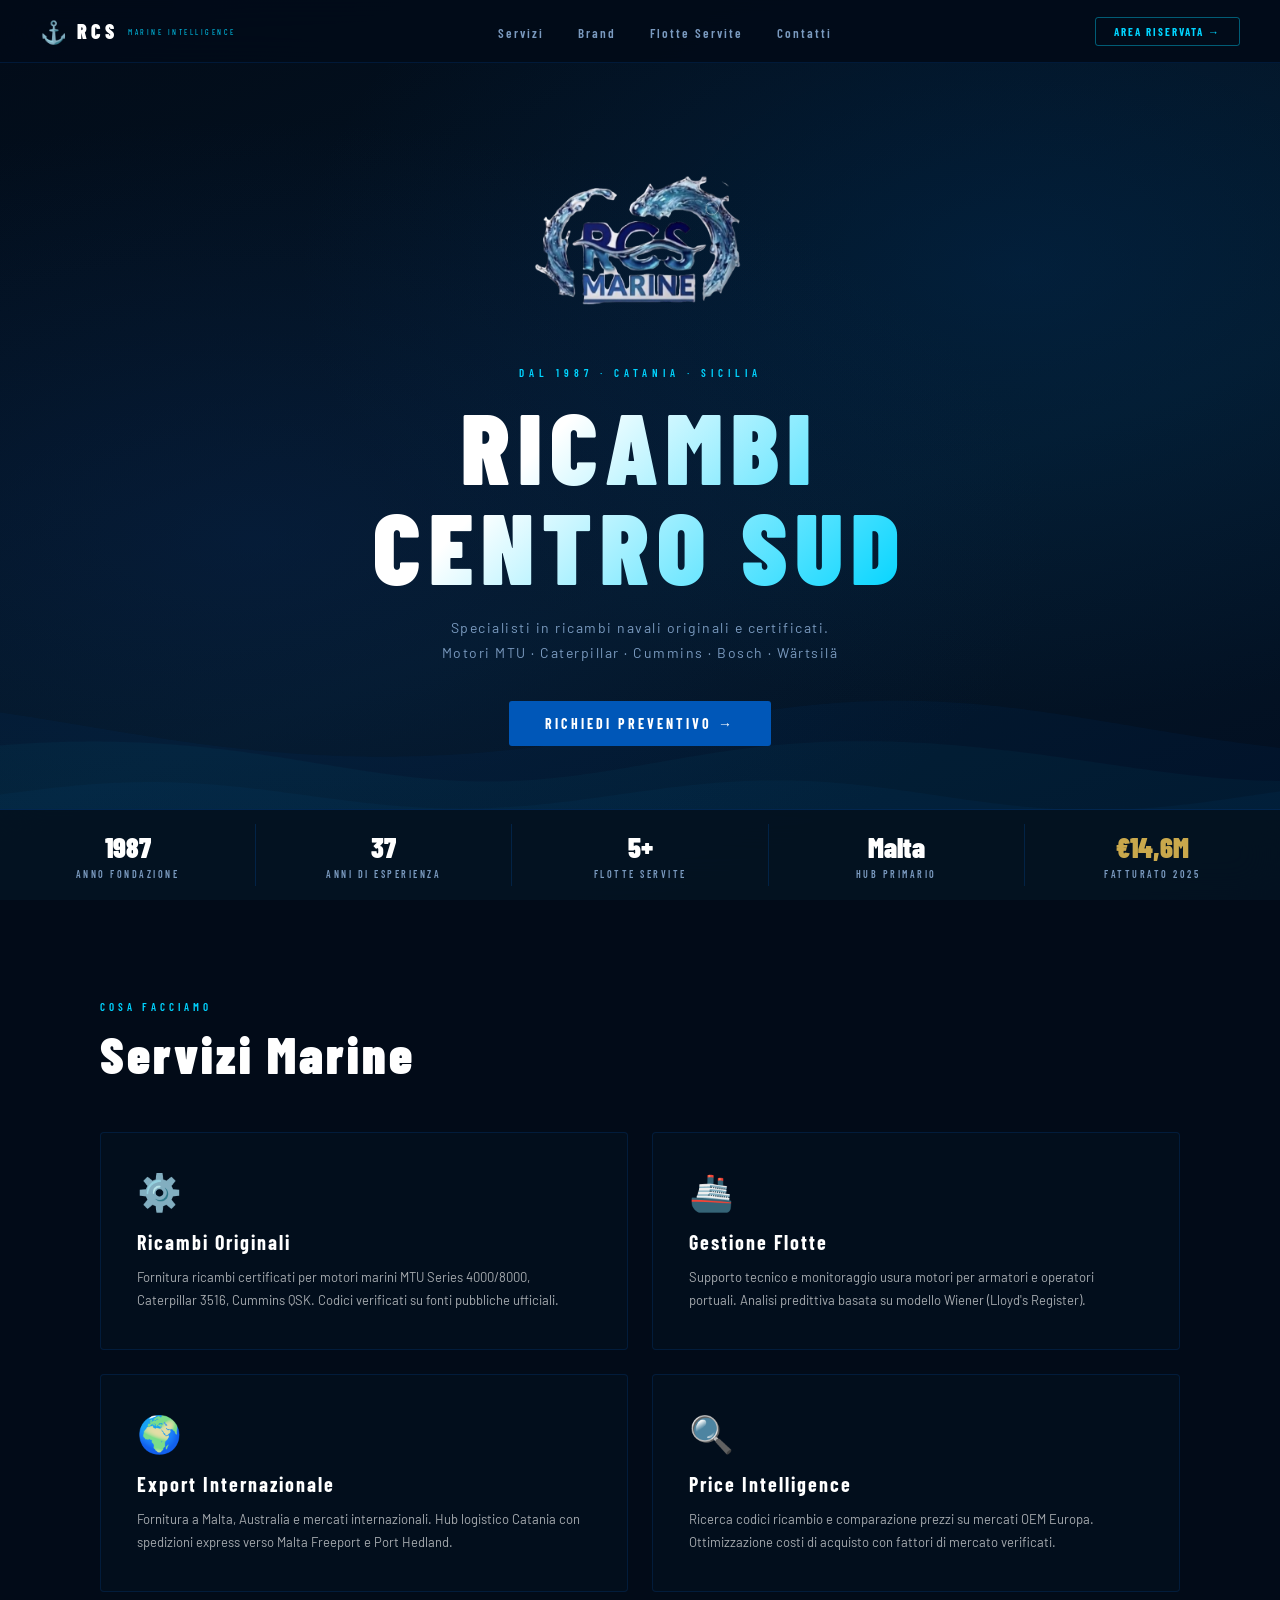
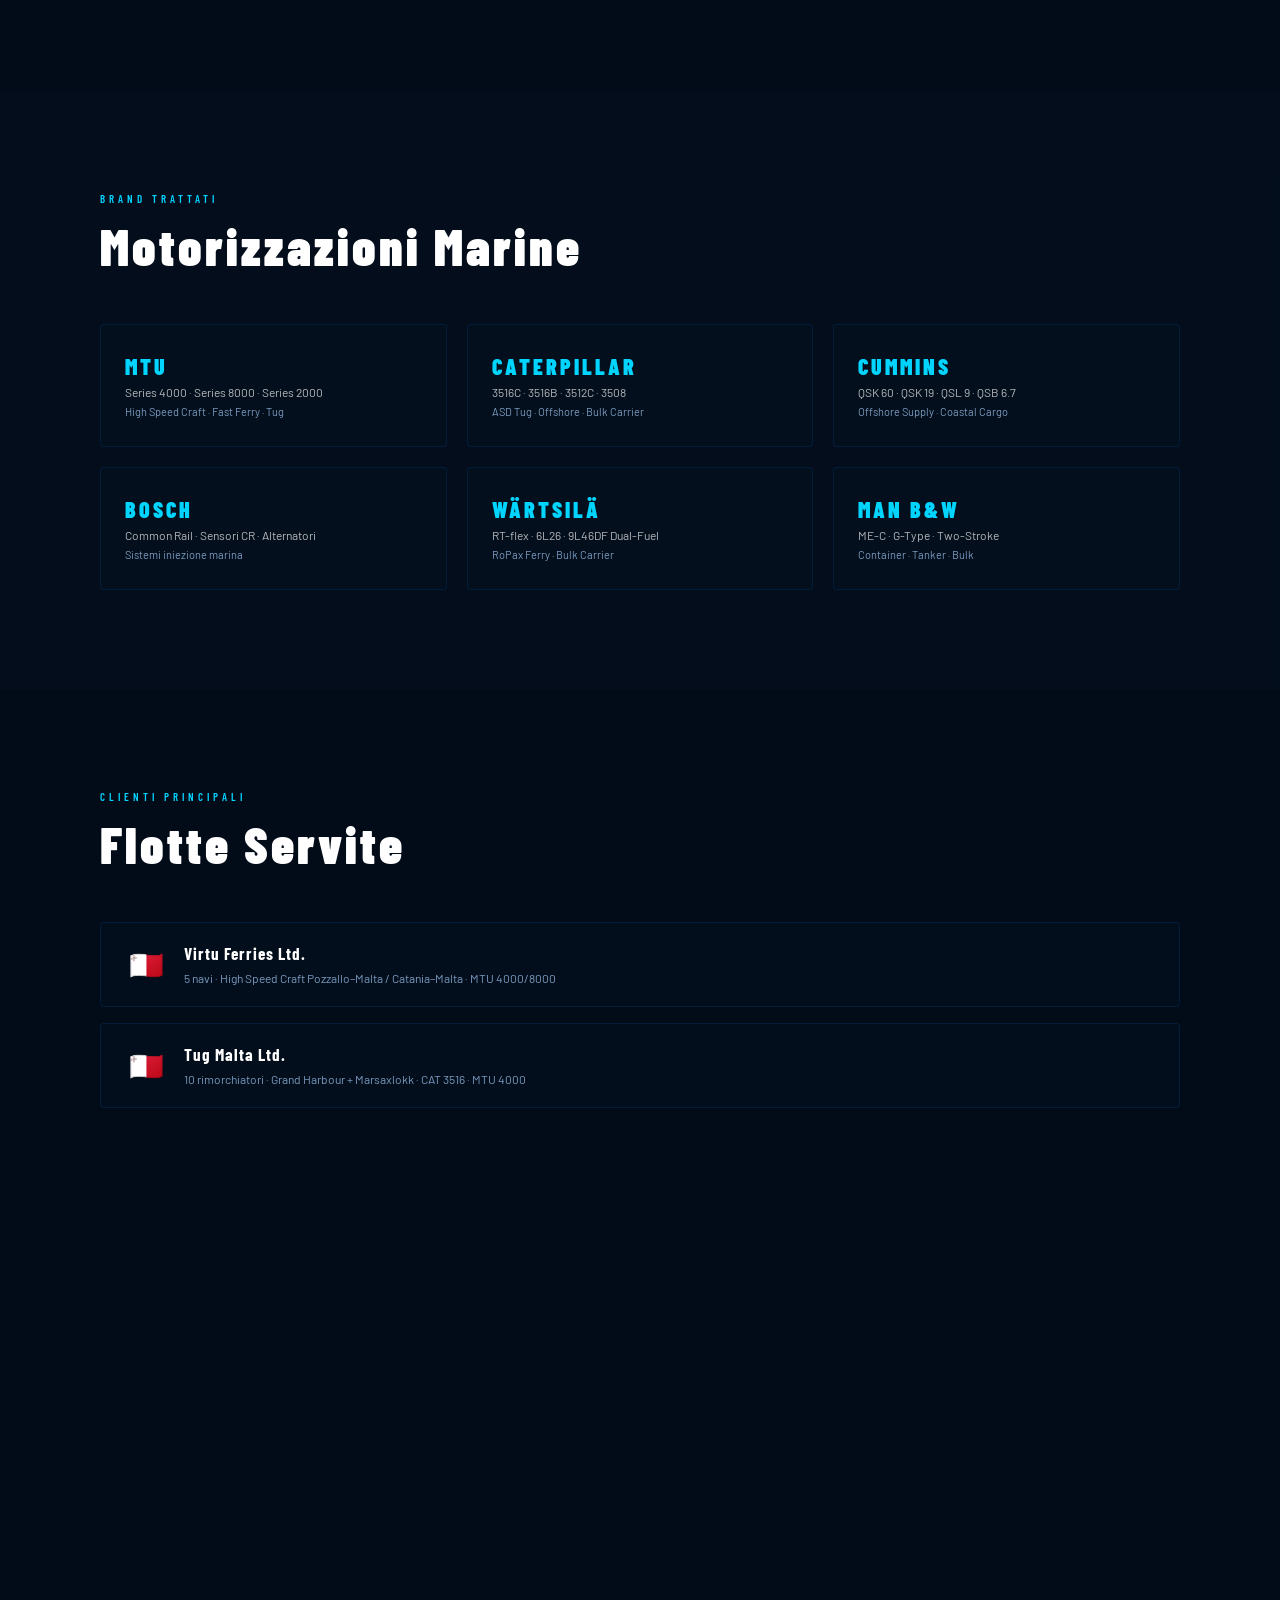
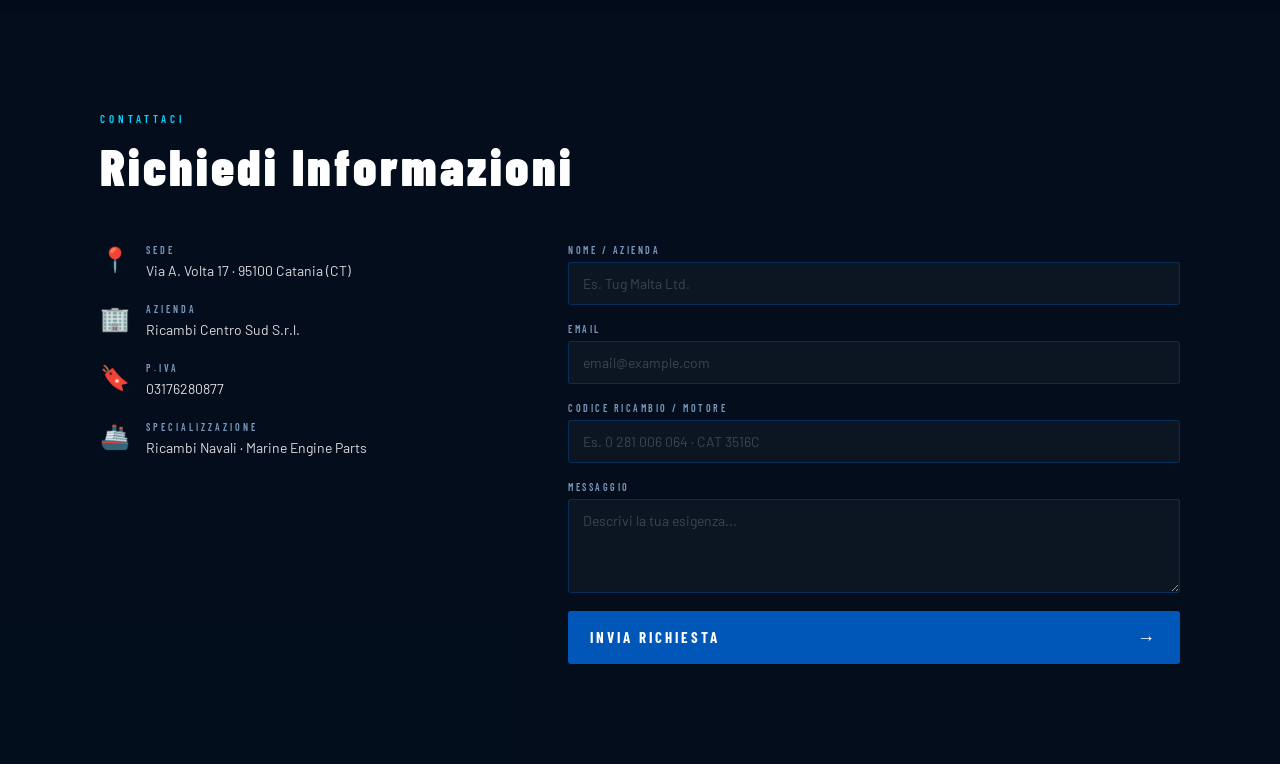
<file: pages/clienti.html>
<!DOCTYPE html>
<html lang="it">
<head>
  <meta charset="UTF-8">
  <meta name="viewport" content="width=device-width, initial-scale=1.0">
  <title>RCS Marine — Ricambi Centro Sud</title>
  <link rel="preconnect" href="https://fonts.googleapis.com">
  <link href="https://fonts.googleapis.com/css2?family=Barlow+Condensed:wght@300;400;600;700;800;900&family=Barlow:wght@300;400;500;600&display=swap" rel="stylesheet">
  <link rel="stylesheet" href="../css/style.css">
  <link rel="stylesheet" href="../css/clienti.css">
</head>
<body>

  <!-- NAVBAR -->
  <nav id="nav-c">
    <div class="nav-c-inner">
      <a class="nav-c-logo" href="../index.html">
        <span>⚓</span>
        <span class="nav-c-rcs">RCS</span>
        <span class="nav-c-sub">MARINE INTELLIGENCE</span>
      </a>
      <ul class="nav-c-links">
        <li><a href="#servizi" class="nav-c-link">Servizi</a></li>
        <li><a href="#brands" class="nav-c-link">Brand</a></li>
        <li><a href="#flotte" class="nav-c-link">Flotte Servite</a></li>
        <li><a href="#contatti" class="nav-c-link">Contatti</a></li>
      </ul>
      <a href="../index.html" class="nav-c-btn">AREA RISERVATA →</a>
    </div>
  </nav>

  <!-- HERO -->
  <section class="c-hero">
    <canvas id="cWaves"></canvas>
    <div class="c-hero-content">
      <img src="../assets/img/logo-rcs.png" class="c-hero-logo" alt="RCS Marine">
      <p class="c-hero-label">DAL 1987 · CATANIA · SICILIA</p>
      <h1 class="c-hero-title">RICAMBI<br>CENTRO SUD</h1>
      <p class="c-hero-sub">Specialisti in ricambi navali originali e certificati.<br>Motori MTU · Caterpillar · Cummins · Bosch · Wärtsilä</p>
      <a href="#contatti" class="c-hero-cta">RICHIEDI PREVENTIVO →</a>
    </div>
    <div class="c-kpi-strip">
      <div class="c-kpi"><span class="c-kpi-val">1987</span><span class="c-kpi-lbl">ANNO FONDAZIONE</span></div>
      <div class="c-kpi-sep"></div>
      <div class="c-kpi"><span class="c-kpi-val">37</span><span class="c-kpi-lbl">ANNI DI ESPERIENZA</span></div>
      <div class="c-kpi-sep"></div>
      <div class="c-kpi"><span class="c-kpi-val">5+</span><span class="c-kpi-lbl">FLOTTE SERVITE</span></div>
      <div class="c-kpi-sep"></div>
      <div class="c-kpi"><span class="c-kpi-val">Malta</span><span class="c-kpi-lbl">HUB PRIMARIO</span></div>
      <div class="c-kpi-sep"></div>
      <div class="c-kpi c-kpi-gold"><span class="c-kpi-val">€14,6M</span><span class="c-kpi-lbl">FATTURATO 2025</span></div>
    </div>
  </section>

  <!-- SERVIZI -->
  <section class="c-section" id="servizi">
    <div class="c-inner">
      <p class="c-label">COSA FACCIAMO</p>
      <h2 class="c-title">Servizi Marine</h2>
      <div class="c-servizi-grid">
        <div class="c-serv-card">
          <div class="c-serv-icon">⚙️</div>
          <h3>Ricambi Originali</h3>
          <p>Fornitura ricambi certificati per motori marini MTU Series 4000/8000, Caterpillar 3516, Cummins QSK. Codici verificati su fonti pubbliche ufficiali.</p>
        </div>
        <div class="c-serv-card">
          <div class="c-serv-icon">🚢</div>
          <h3>Gestione Flotte</h3>
          <p>Supporto tecnico e monitoraggio usura motori per armatori e operatori portuali. Analisi predittiva basata su modello Wiener (Lloyd's Register).</p>
        </div>
        <div class="c-serv-card">
          <div class="c-serv-icon">🌍</div>
          <h3>Export Internazionale</h3>
          <p>Fornitura a Malta, Australia e mercati internazionali. Hub logistico Catania con spedizioni express verso Malta Freeport e Port Hedland.</p>
        </div>
        <div class="c-serv-card">
          <div class="c-serv-icon">🔍</div>
          <h3>Price Intelligence</h3>
          <p>Ricerca codici ricambio e comparazione prezzi su mercati OEM Europa. Ottimizzazione costi di acquisto con fattori di mercato verificati.</p>
        </div>
      </div>
    </div>
  </section>

  <!-- BRAND -->
  <section class="c-section c-section-dark" id="brands">
    <div class="c-inner">
      <p class="c-label">BRAND TRATTATI</p>
      <h2 class="c-title">Motorizzazioni Marine</h2>
      <div class="c-brands-grid">
        <div class="c-brand-card"><span class="c-brand-name">MTU</span><span class="c-brand-line">Series 4000 · Series 8000 · Series 2000</span><span class="c-brand-note">High Speed Craft · Fast Ferry · Tug</span></div>
        <div class="c-brand-card"><span class="c-brand-name">CATERPILLAR</span><span class="c-brand-line">3516C · 3516B · 3512C · 3508</span><span class="c-brand-note">ASD Tug · Offshore · Bulk Carrier</span></div>
        <div class="c-brand-card"><span class="c-brand-name">CUMMINS</span><span class="c-brand-line">QSK 60 · QSK 19 · QSL 9 · QSB 6.7</span><span class="c-brand-note">Offshore Supply · Coastal Cargo</span></div>
        <div class="c-brand-card"><span class="c-brand-name">BOSCH</span><span class="c-brand-line">Common Rail · Sensori CR · Alternatori</span><span class="c-brand-note">Sistemi iniezione marina</span></div>
        <div class="c-brand-card"><span class="c-brand-name">WÄRTSILÄ</span><span class="c-brand-line">RT-flex · 6L26 · 9L46DF Dual-Fuel</span><span class="c-brand-note">RoPax Ferry · Bulk Carrier</span></div>
        <div class="c-brand-card"><span class="c-brand-name">MAN B&W</span><span class="c-brand-line">ME-C · G-Type · Two-Stroke</span><span class="c-brand-note">Container · Tanker · Bulk</span></div>
      </div>
    </div>
  </section>

  <!-- FLOTTE SERVITE -->
  <section class="c-section" id="flotte">
    <div class="c-inner">
      <p class="c-label">CLIENTI PRINCIPALI</p>
      <h2 class="c-title">Flotte Servite</h2>
      <div class="c-flotte-list">
        <div class="c-flotta-item"><span class="c-flotta-flag">🇲🇹</span><div><span class="c-flotta-nome">Virtu Ferries Ltd.</span><span class="c-flotta-desc">5 navi · High Speed Craft Pozzallo–Malta / Catania–Malta · MTU 4000/8000</span></div></div>
        <div class="c-flotta-item"><span class="c-flotta-flag">🇲🇹</span><div><span class="c-flotta-nome">Tug Malta Ltd.</span><span class="c-flotta-desc">10 rimorchiatori · Grand Harbour + Marsaxlokk · CAT 3516 · MTU 4000</span></div></div>
        <div class="c-flotta-item"><span class="c-flotta-flag">🇮🇹</span><div><span class="c-flotta-nome">GNV / Grimaldi Lines</span><span class="c-flotta-desc">Traghetti rotta Genova–Palermo–Malta · Cummins QSK · MAN B&W</span></div></div>
        <div class="c-flotta-item"><span class="c-flotta-flag">🇦🇺</span><div><span class="c-flotta-nome">BHP / Rio Tinto Marine</span><span class="c-flotta-desc">Bulk carrier minerarie · Port Hedland · CAT 3516C · Cummins QSK 60</span></div></div>
        <div class="c-flotta-item"><span class="c-flotta-flag">🇦🇺</span><div><span class="c-flotta-nome">TT-Line (Spirit of Tasmania)</span><span class="c-flotta-desc">RoPax Ferry · Geelong–Devonport · Wärtsilä 9L46DF Dual-Fuel</span></div></div>
        <div class="c-flotta-item"><span class="c-flotta-flag">🇮🇹</span><div><span class="c-flotta-nome">Liberty Lines / Caronte &amp; Tourist</span><span class="c-flotta-desc">Fast ferry e traghetti · Trapani–Malta / Messina–Malta · Cummins QSB</span></div></div>
      </div>
    </div>
  </section>

  <!-- CONTATTI -->
  <section class="c-section c-section-dark" id="contatti">
    <div class="c-inner">
      <p class="c-label">CONTATTACI</p>
      <h2 class="c-title">Richiedi Informazioni</h2>
      <div class="c-contatti-wrap">
        <div class="c-info">
          <div class="c-info-item"><span class="c-info-icon">📍</span><div><span class="c-info-label">SEDE</span><span class="c-info-val">Via A. Volta 17 · 95100 Catania (CT)</span></div></div>
          <div class="c-info-item"><span class="c-info-icon">🏢</span><div><span class="c-info-label">AZIENDA</span><span class="c-info-val">Ricambi Centro Sud S.r.l.</span></div></div>
          <div class="c-info-item"><span class="c-info-icon">🔖</span><div><span class="c-info-label">P.IVA</span><span class="c-info-val">03176280877</span></div></div>
          <div class="c-info-item"><span class="c-info-icon">🚢</span><div><span class="c-info-label">SPECIALIZZAZIONE</span><span class="c-info-val">Ricambi Navali · Marine Engine Parts</span></div></div>
        </div>
        <form class="c-form" onsubmit="inviaRichiesta(event)">
          <div class="c-field"><label>NOME / AZIENDA</label><input type="text" id="cf-nome" placeholder="Es. Tug Malta Ltd." required></div>
          <div class="c-field"><label>EMAIL</label><input type="email" id="cf-email" placeholder="email@example.com" required></div>
          <div class="c-field"><label>CODICE RICAMBIO / MOTORE</label><input type="text" id="cf-codice" placeholder="Es. 0 281 006 064 · CAT 3516C"></div>
          <div class="c-field"><label>MESSAGGIO</label><textarea id="cf-msg" rows="4" placeholder="Descrivi la tua esigenza..."></textarea></div>
          <button type="submit"><span id="cf-btn-txt">INVIA RICHIESTA</span><span class="arrow">→</span></button>
          <p class="c-form-ok" id="cf-ok">✅ Richiesta inviata — vi contatteremo entro 24h.</p>
        </form>
      </div>
    </div>
  </section>

  <script src="../js/clienti.js"></script>
</body>
</html>
</file>
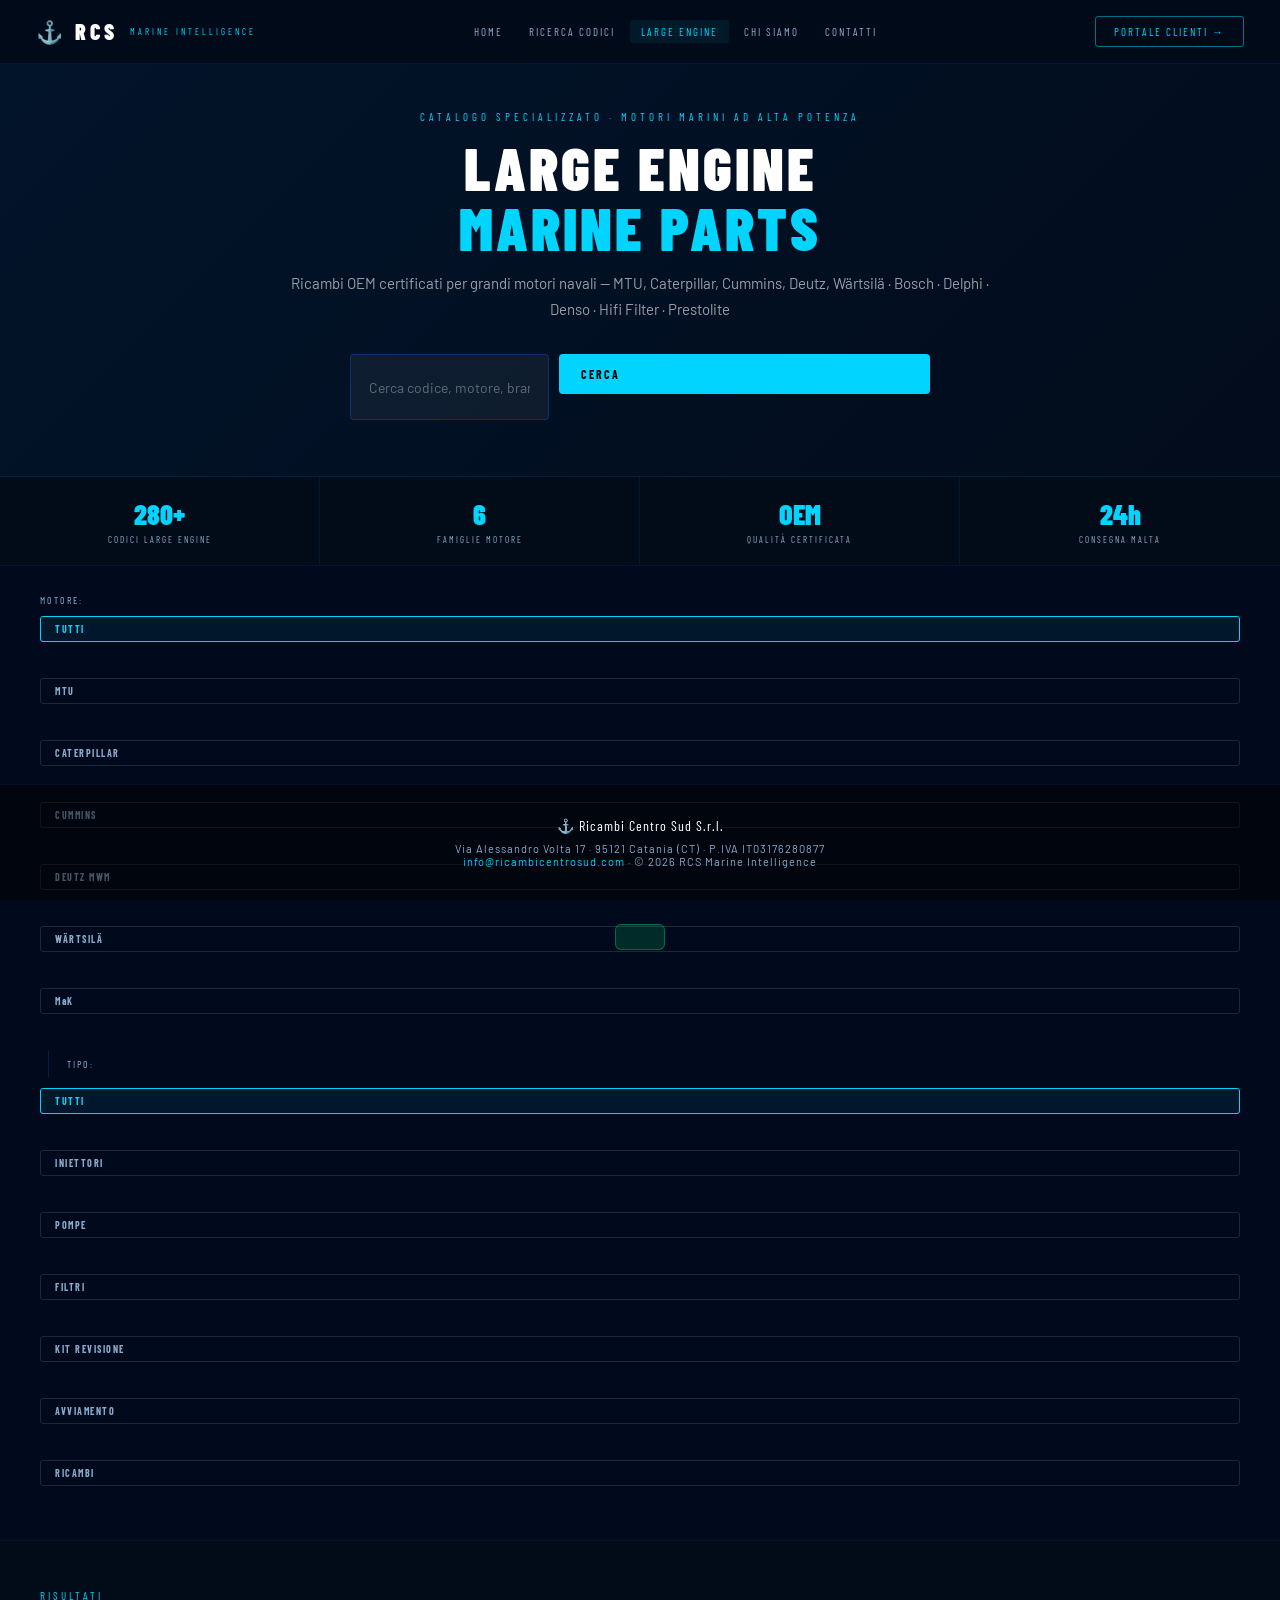
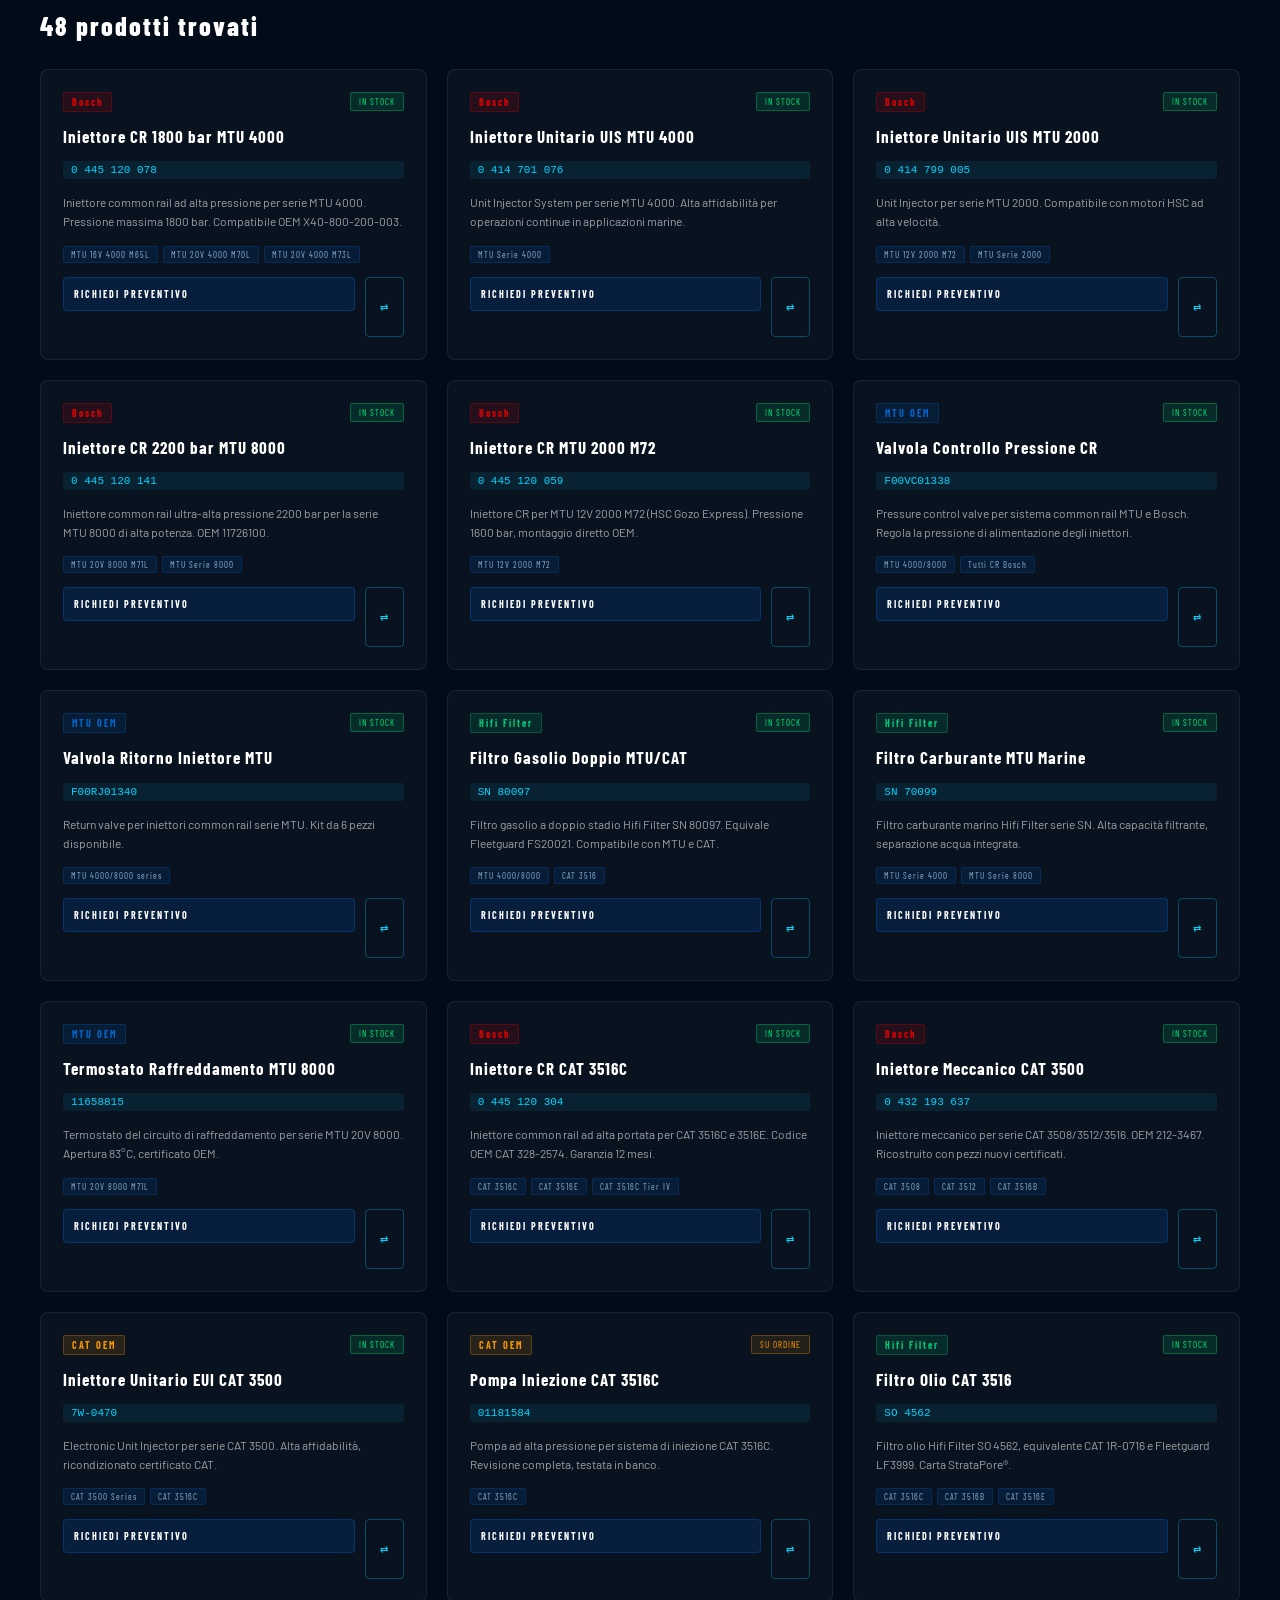
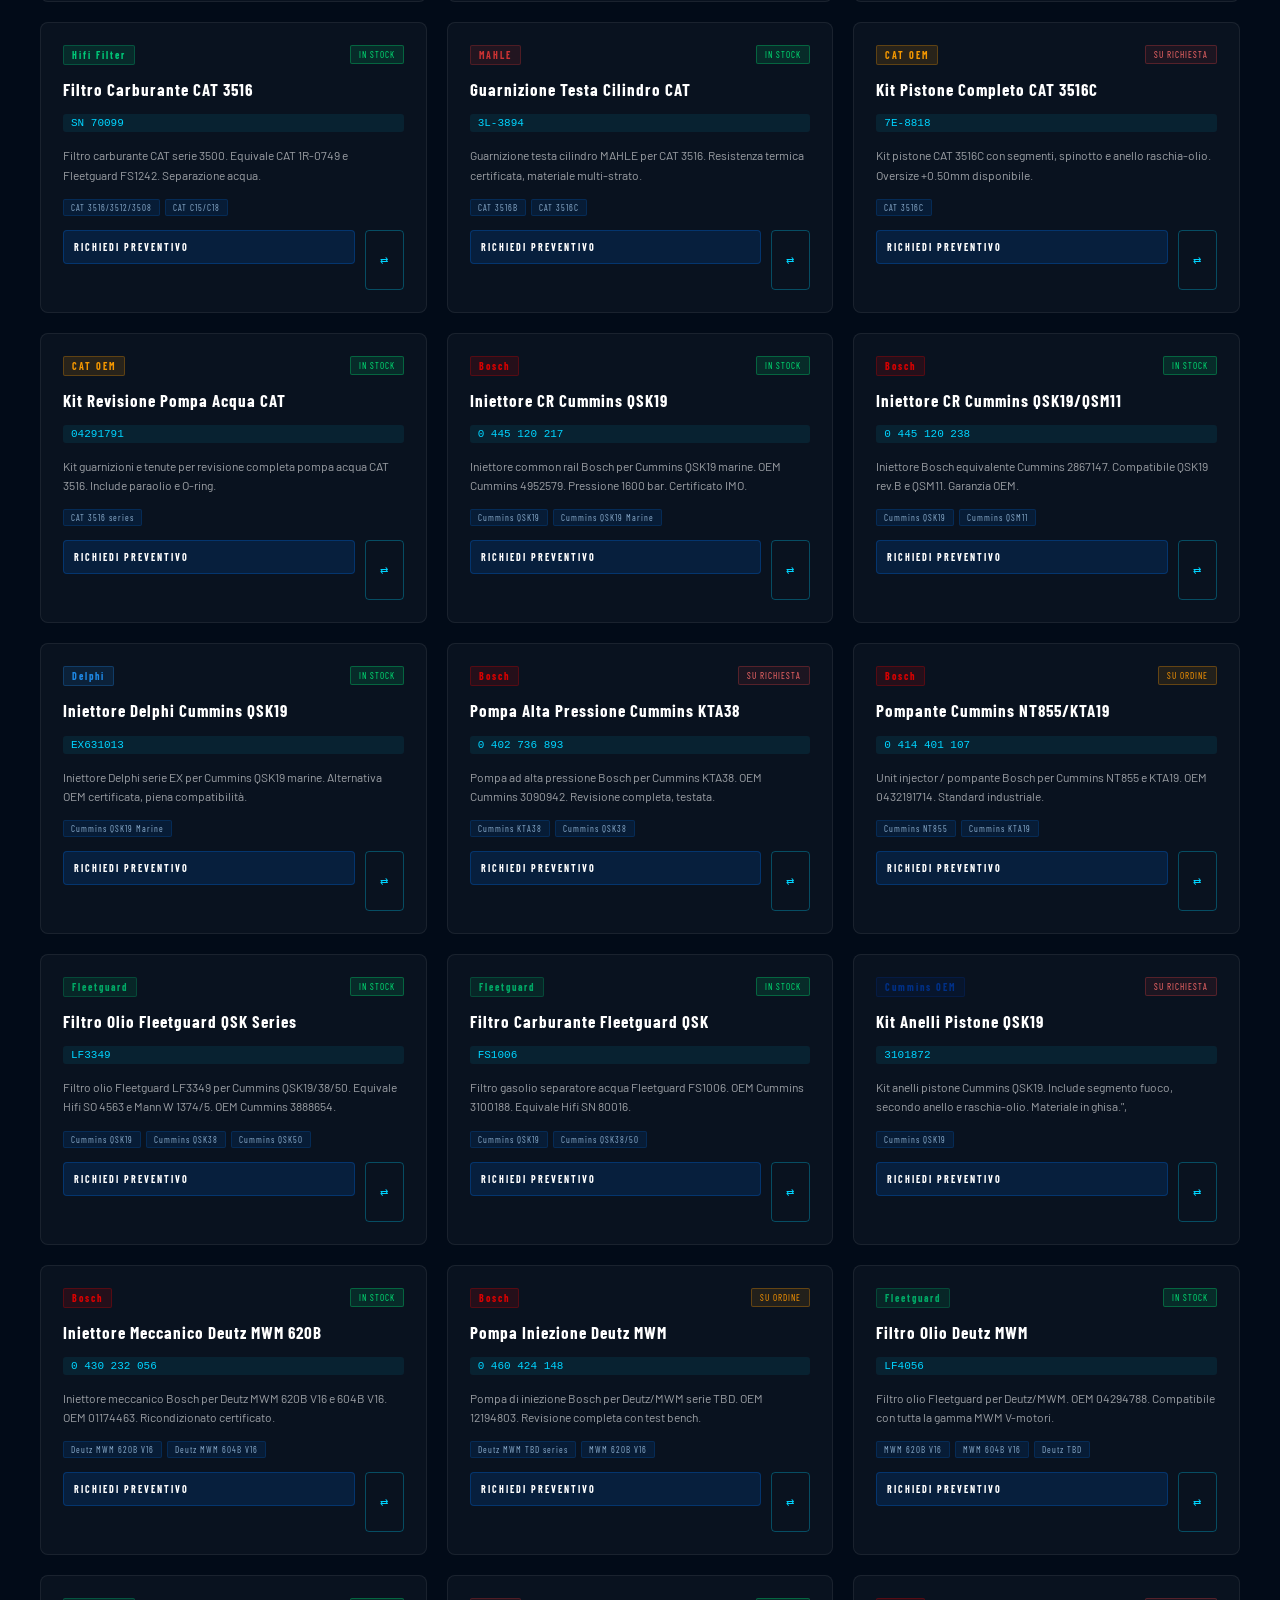
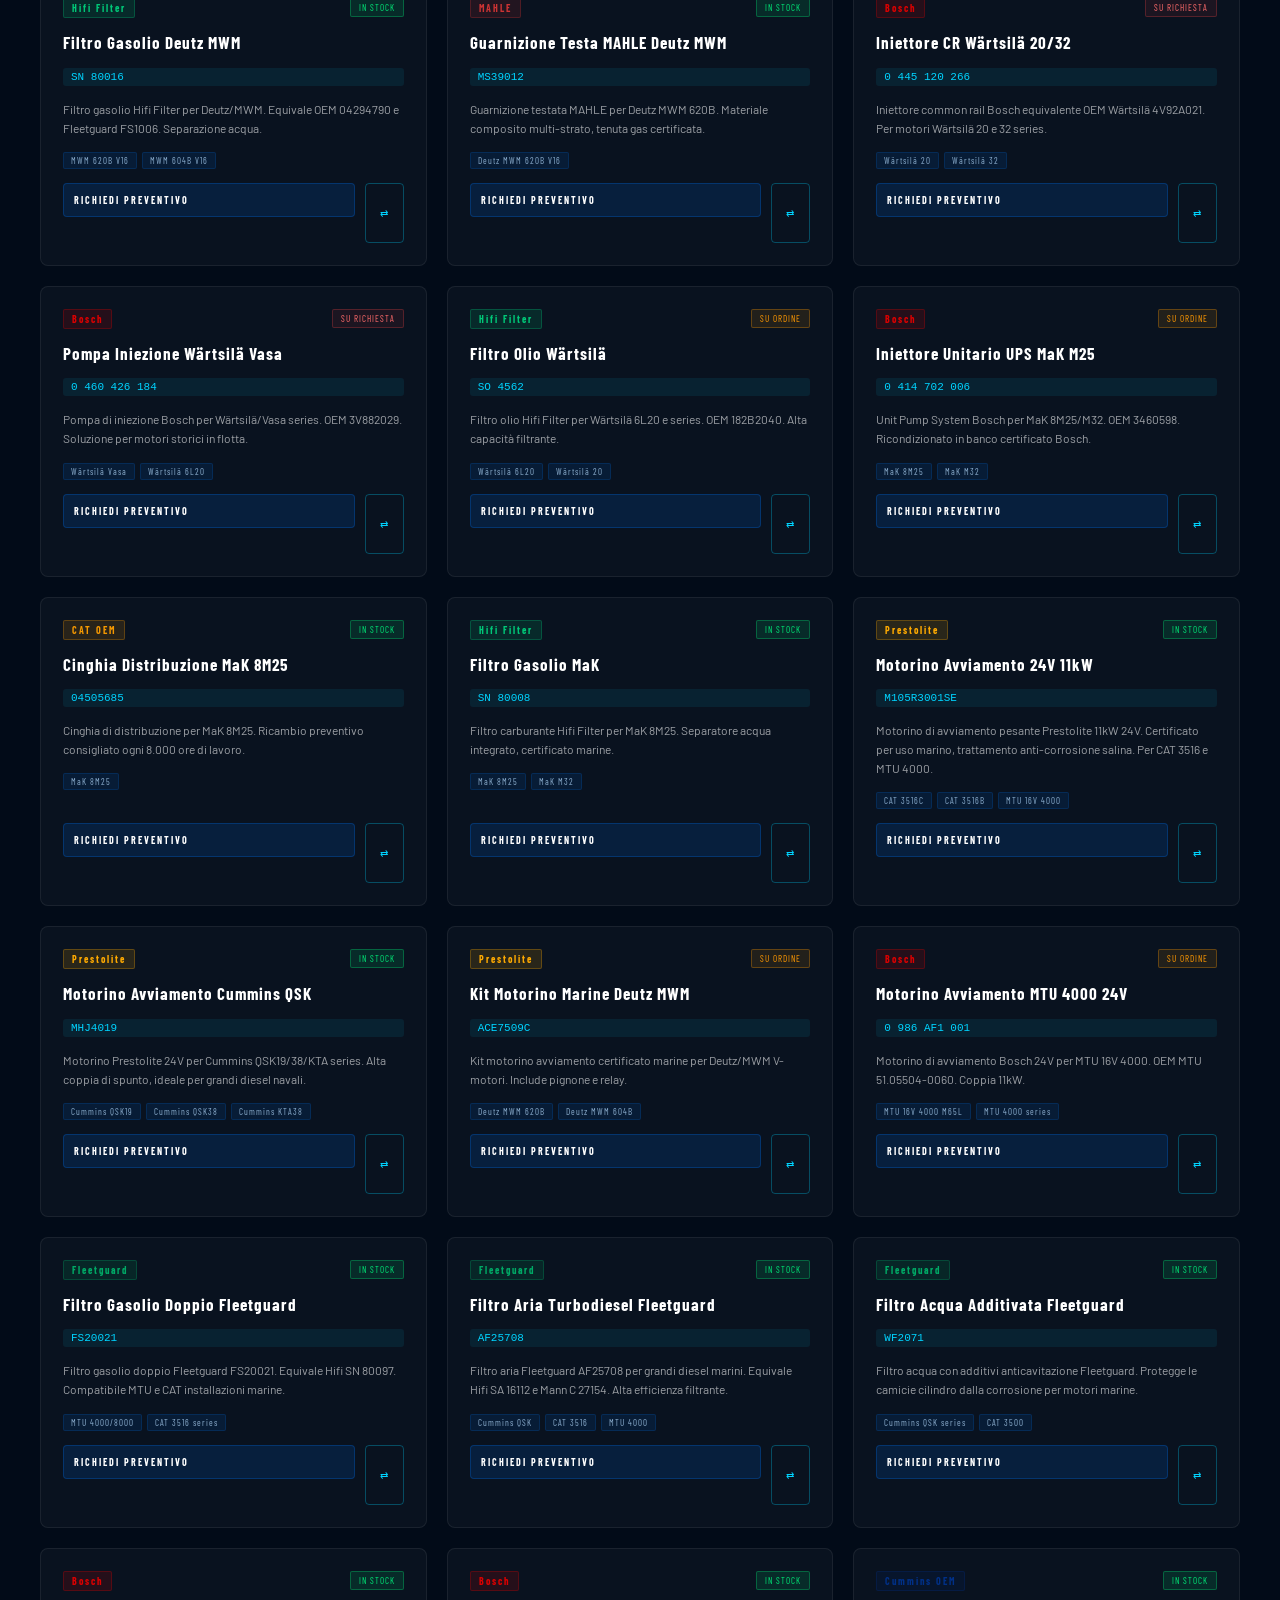
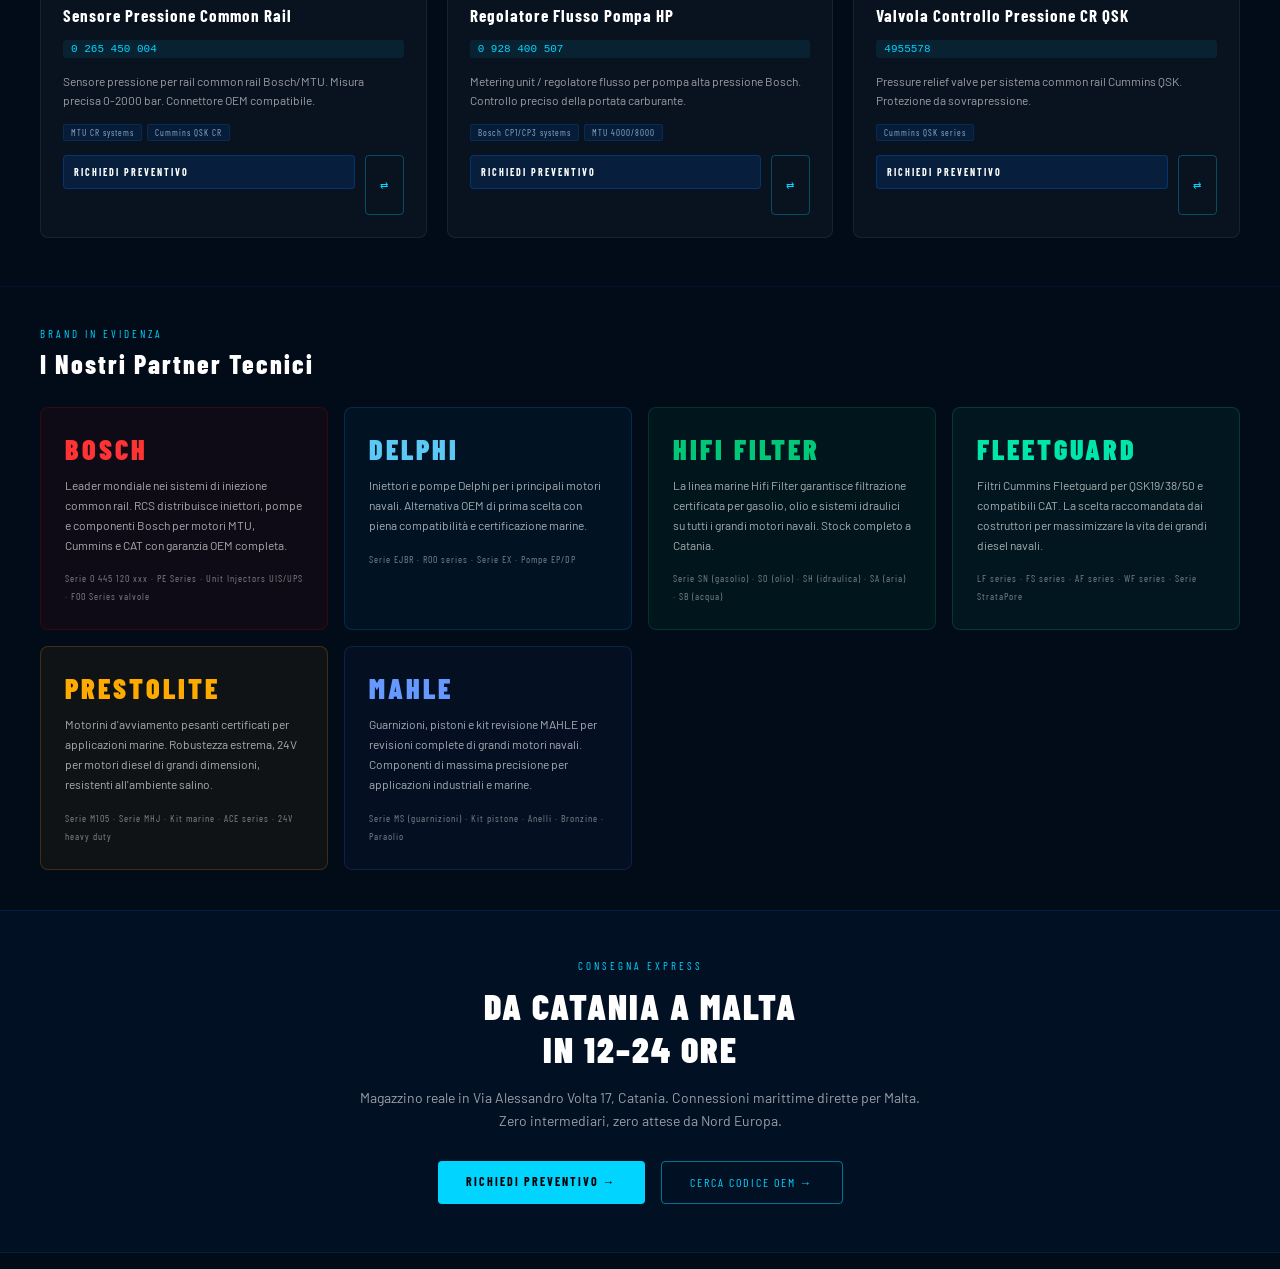
<file: pages/large-engine.html>
<!DOCTYPE html>
<html lang="it">
<head>
  <meta charset="UTF-8">
  <meta name="viewport" content="width=device-width, initial-scale=1.0">
  <title>Catalogo Large Engine — RCS Marine Intelligence</title>
  <link rel="preconnect" href="https://fonts.googleapis.com">
  <link href="https://fonts.googleapis.com/css2?family=Barlow+Condensed:wght@300;400;600;700;800;900&family=Barlow:wght@300;400;500;600&display=swap" rel="stylesheet">
  <link rel="stylesheet" href="../css/style.css">
  <style>
    :root{--blu:#0057b8;--cyan:#00d4ff;--verde:#00e676;--rosso:#ff4444;--arancio:#ff9800;--notte:#020b18;--grigio:#8aaccc;--F:'Barlow Condensed',sans-serif;--f:'Barlow',sans-serif}
    *{box-sizing:border-box;margin:0;padding:0}
    body{background:var(--notte);color:#fff;font-family:var(--f);overflow-x:hidden}

    /* NAV */
    .pub-nav{position:fixed;top:0;left:0;right:0;z-index:200;display:flex;align-items:center;justify-content:space-between;padding:0 36px;height:64px;background:rgba(2,11,24,.97);backdrop-filter:blur(12px);border-bottom:1px solid rgba(0,87,184,.2)}
    .pub-nav-logo{display:flex;align-items:center;gap:12px;text-decoration:none;color:#fff}
    .pub-nav-logo span{font-family:var(--F);font-size:22px;font-weight:900;letter-spacing:4px}
    .pub-nav-logo small{font-family:var(--F);font-size:9px;letter-spacing:3px;color:var(--cyan);display:block}
    .pub-nav-links{display:flex;gap:4px;align-items:center}
    .pub-nav-links a{font-family:var(--F);font-size:11px;letter-spacing:2px;padding:5px 11px;border-radius:3px;color:var(--grigio);text-decoration:none;transition:color .2s,background .2s}
    .pub-nav-links a:hover,.pub-nav-links a.active{color:var(--cyan);background:rgba(0,212,255,.08)}
    .pub-nav-cta{font-family:var(--F);font-size:11px;letter-spacing:2px;padding:8px 18px;border:1px solid rgba(0,212,255,.5);border-radius:3px;color:var(--cyan);background:transparent;text-decoration:none;transition:all .2s;white-space:nowrap}
    .pub-nav-cta:hover{background:rgba(0,212,255,.1)}

    /* HERO */
    .le-hero{padding:110px 40px 56px;background:linear-gradient(135deg,rgba(0,87,184,.12) 0%,rgba(0,20,60,.08) 100%);border-bottom:1px solid rgba(0,87,184,.2);text-align:center}
    .le-hero-label{font-family:var(--F);font-size:11px;letter-spacing:4px;color:var(--cyan);margin-bottom:14px}
    .le-hero-title{font-family:var(--F);font-size:clamp(34px,5vw,60px);font-weight:900;letter-spacing:3px;line-height:1;margin-bottom:14px}
    .le-hero-title span{color:var(--cyan)}
    .le-hero-sub{font-size:15px;color:rgba(255,255,255,.6);max-width:700px;margin:0 auto 32px;line-height:1.7}
    .le-search-row{display:flex;gap:10px;max-width:580px;margin:0 auto}
    .le-search-row input{flex:1;padding:13px 18px;background:rgba(255,255,255,.05);border:1px solid rgba(0,87,184,.4);border-radius:4px;color:#fff;font-family:var(--f);font-size:14px;outline:none}
    .le-search-row input::placeholder{color:rgba(255,255,255,.35)}
    .le-search-row input:focus{border-color:var(--cyan)}
    .le-search-btn{padding:13px 22px;background:var(--cyan);border:none;border-radius:4px;color:#000;font-family:var(--F);font-size:12px;font-weight:700;letter-spacing:2px;cursor:pointer;white-space:nowrap;transition:opacity .2s}
    .le-search-btn:hover{opacity:.85}

    /* STRIP */
    .le-strip{display:grid;grid-template-columns:repeat(4,1fr);border-bottom:1px solid rgba(0,87,184,.15)}
    .le-stat{padding:20px;text-align:center;border-right:1px solid rgba(0,87,184,.15)}
    .le-stat:last-child{border-right:none}
    .le-stat-val{font-family:var(--F);font-size:28px;font-weight:900;color:var(--cyan)}
    .le-stat-lbl{font-family:var(--F);font-size:9px;letter-spacing:2px;color:var(--grigio);margin-top:3px}

    /* FILTERS */
    .le-filters{padding:28px 40px;background:rgba(0,10,30,.6);border-bottom:1px solid rgba(0,87,184,.12);display:flex;gap:10px;flex-wrap:wrap;align-items:center}
    .le-filter-label{font-family:var(--F);font-size:10px;letter-spacing:2px;color:var(--grigio);margin-right:4px}
    .le-filter-btn{font-family:var(--F);font-size:10px;letter-spacing:1.5px;padding:6px 14px;border:1px solid rgba(255,255,255,.12);border-radius:3px;background:transparent;color:var(--grigio);cursor:pointer;transition:all .2s}
    .le-filter-btn:hover,.le-filter-btn.active{border-color:var(--cyan);color:var(--cyan);background:rgba(0,212,255,.07)}
    .le-filter-sep{width:1px;height:28px;background:rgba(0,87,184,.3);margin:0 8px}

    /* SECTIONS */
    .le-section{padding:48px 40px}
    .le-section-title{font-family:var(--F);font-size:11px;letter-spacing:3px;color:var(--cyan);margin-bottom:8px}
    .le-section-heading{font-family:var(--F);font-size:26px;font-weight:800;letter-spacing:2px;margin-bottom:28px}

    /* PRODUCT GRID */
    .le-grid{display:grid;grid-template-columns:repeat(auto-fill,minmax(290px,1fr));gap:20px}
    .le-card{background:rgba(255,255,255,.03);border:1px solid rgba(255,255,255,.07);border-radius:8px;padding:22px;display:flex;flex-direction:column;gap:14px;transition:all .25s}
    .le-card:hover{border-color:rgba(0,212,255,.3);background:rgba(0,212,255,.03);transform:translateY(-2px)}
    .le-card-top{display:flex;align-items:flex-start;justify-content:space-between;gap:10px}
    .le-card-brand{font-family:var(--F);font-size:10px;letter-spacing:2px;padding:3px 8px;border-radius:2px;font-weight:700}
    .le-card-stock{font-family:var(--F);font-size:9px;letter-spacing:1px;padding:3px 8px;border-radius:2px}
    .stock-in{background:rgba(0,230,118,.12);color:var(--verde);border:1px solid rgba(0,230,118,.3)}
    .stock-order{background:rgba(255,152,0,.1);color:var(--arancio);border:1px solid rgba(255,152,0,.3)}
    .stock-req{background:rgba(255,68,68,.08);color:#ff6b6b;border:1px solid rgba(255,68,68,.25)}
    .le-card-name{font-family:var(--F);font-size:17px;font-weight:700;letter-spacing:1px;line-height:1.25}
    .le-card-code{font-family:monospace;font-size:11px;color:var(--cyan);background:rgba(0,212,255,.08);padding:3px 8px;border-radius:3px;display:inline-block}
    .le-card-desc{font-size:12px;color:rgba(255,255,255,.6);line-height:1.6}
    .le-card-engines{font-size:11px;color:var(--grigio);display:flex;flex-wrap:wrap;gap:5px}
    .le-engine-tag{background:rgba(0,87,184,.15);border:1px solid rgba(0,87,184,.25);padding:2px 7px;border-radius:2px;font-family:var(--F);font-size:9px;letter-spacing:1px}
    .le-card-footer{display:flex;gap:10px;margin-top:auto}
    .btn-quote{flex:1;padding:10px;background:rgba(0,87,184,.2);border:1px solid rgba(0,87,184,.4);border-radius:4px;color:#fff;font-family:var(--F);font-size:10px;letter-spacing:2px;cursor:pointer;transition:all .2s}
    .btn-quote:hover{background:rgba(0,87,184,.4)}
    .btn-cross{padding:10px 14px;background:transparent;border:1px solid rgba(0,212,255,.3);border-radius:4px;color:var(--cyan);font-family:var(--F);font-size:10px;letter-spacing:1px;cursor:pointer;transition:all .2s;text-decoration:none;display:flex;align-items:center}
    .btn-cross:hover{background:rgba(0,212,255,.1)}

    /* FOCUS BRAND */
    .brand-section{padding:40px;border-top:1px solid rgba(0,87,184,.12)}
    .brand-focus-grid{display:grid;grid-template-columns:repeat(auto-fill,minmax(260px,1fr));gap:16px;margin-top:24px}
    .brand-focus-card{border-radius:8px;padding:24px;border:1px solid}
    .bf-logo{font-family:var(--F);font-size:28px;font-weight:900;letter-spacing:3px;margin-bottom:10px}
    .bf-desc{font-size:12px;color:rgba(255,255,255,.65);line-height:1.65;margin-bottom:14px}
    .bf-products{font-family:var(--F);font-size:10px;letter-spacing:1px;color:rgba(255,255,255,.45);line-height:1.8}

    /* MODAL */
    .le-overlay{position:fixed;inset:0;background:rgba(2,11,24,.85);backdrop-filter:blur(8px);z-index:500;display:none;align-items:center;justify-content:center}
    .le-overlay.open{display:flex}
    .le-modal{background:rgba(4,18,40,.98);border:1px solid rgba(0,87,184,.35);border-radius:10px;padding:32px;width:100%;max-width:480px;position:relative}
    .le-modal-title{font-family:var(--F);font-size:18px;font-weight:800;letter-spacing:2px;color:var(--cyan);margin-bottom:6px}
    .le-modal-sub{font-size:12px;color:var(--grigio);margin-bottom:22px}
    .le-modal-close{position:absolute;top:16px;right:16px;background:none;border:none;color:var(--grigio);font-size:20px;cursor:pointer;line-height:1}
    .le-form-row{margin-bottom:14px}
    .le-form-row label{font-family:var(--F);font-size:10px;letter-spacing:2px;color:var(--grigio);display:block;margin-bottom:5px}
    .le-form-row input,.le-form-row textarea,.le-form-row select{width:100%;padding:10px 13px;background:rgba(255,255,255,.04);border:1px solid rgba(0,87,184,.3);border-radius:3px;color:#fff;font-family:var(--f);font-size:13px;outline:none}
    .le-form-row input:focus,.le-form-row textarea:focus{border-color:var(--cyan)}
    .btn-submit{width:100%;padding:13px;background:var(--blu);border:none;border-radius:4px;color:#fff;font-family:var(--F);font-size:12px;font-weight:700;letter-spacing:2px;cursor:pointer;transition:opacity .2s;margin-top:8px}
    .btn-submit:hover{opacity:.85}

    /* TOAST */
    .le-toast{position:fixed;bottom:30px;left:50%;transform:translateX(-50%) translateY(80px);background:rgba(0,230,118,.15);border:1px solid rgba(0,230,118,.35);color:var(--verde);padding:12px 24px;border-radius:6px;font-family:var(--F);font-size:12px;letter-spacing:2px;z-index:900;transition:transform .3s}
    .le-toast.show{transform:translateX(-50%) translateY(0)}

    /* NO RESULTS */
    .le-empty{text-align:center;padding:60px 20px;color:var(--grigio);font-family:var(--F);font-size:14px;letter-spacing:1px}

    @media(max-width:768px){
      .pub-nav-links{display:none}
      .le-strip{grid-template-columns:repeat(2,1fr)}
      .le-filters,.le-section,.brand-section{padding:28px 20px}
      .le-hero{padding:90px 20px 40px}
    }
  </style>
</head>
<body>

<!-- NAV -->
<nav class="pub-nav">
  <a class="pub-nav-logo" href="../index.html">
    <span>⚓ RCS</span>
    <small>MARINE INTELLIGENCE</small>
  </a>
  <div class="pub-nav-links">
    <a href="../index.html">HOME</a>
    <a href="ricerca-codici.html">RICERCA CODICI</a>
    <a href="large-engine.html" class="active">LARGE ENGINE</a>
    <a href="chi-siamo.html">CHI SIAMO</a>
    <a href="../index.html#contatti">CONTATTI</a>
  </div>
  <a href="login.html" class="pub-nav-cta">PORTALE CLIENTI →</a>
</nav>

<!-- HERO -->
<div class="le-hero">
  <div class="le-hero-label">CATALOGO SPECIALIZZATO · MOTORI MARINI AD ALTA POTENZA</div>
  <h1 class="le-hero-title">LARGE ENGINE<br><span>MARINE PARTS</span></h1>
  <p class="le-hero-sub">Ricambi OEM certificati per grandi motori navali — MTU, Caterpillar, Cummins, Deutz, Wärtsilä · Bosch · Delphi · Denso · Hifi Filter · Prestolite</p>
  <div class="le-search-row">
    <input type="text" id="leSearch" placeholder="Cerca codice, motore, brand, componente..." oninput="filterProducts()">
    <button class="le-search-btn" onclick="filterProducts()">CERCA</button>
  </div>
</div>

<!-- STRIP -->
<div class="le-strip">
  <div class="le-stat"><div class="le-stat-val">280+</div><div class="le-stat-lbl">CODICI LARGE ENGINE</div></div>
  <div class="le-stat"><div class="le-stat-val">6</div><div class="le-stat-lbl">FAMIGLIE MOTORE</div></div>
  <div class="le-stat"><div class="le-stat-val">OEM</div><div class="le-stat-lbl">QUALITÀ CERTIFICATA</div></div>
  <div class="le-stat"><div class="le-stat-val">24h</div><div class="le-stat-lbl">CONSEGNA MALTA</div></div>
</div>

<!-- FILTRI -->
<div class="le-filters">
  <span class="le-filter-label">MOTORE:</span>
  <button class="le-filter-btn active" onclick="setBrand('all',this)">TUTTI</button>
  <button class="le-filter-btn" onclick="setBrand('MTU',this)">MTU</button>
  <button class="le-filter-btn" onclick="setBrand('Caterpillar',this)">CATERPILLAR</button>
  <button class="le-filter-btn" onclick="setBrand('Cummins',this)">CUMMINS</button>
  <button class="le-filter-btn" onclick="setBrand('Deutz',this)">DEUTZ MWM</button>
  <button class="le-filter-btn" onclick="setBrand('Wärtsilä',this)">WÄRTSILÄ</button>
  <button class="le-filter-btn" onclick="setBrand('MaK',this)">MaK</button>
  <div class="le-filter-sep"></div>
  <span class="le-filter-label">TIPO:</span>
  <button class="le-filter-btn active" onclick="setType('all',this)">TUTTI</button>
  <button class="le-filter-btn" onclick="setType('INIETTORI',this)">INIETTORI</button>
  <button class="le-filter-btn" onclick="setType('POMPE',this)">POMPE</button>
  <button class="le-filter-btn" onclick="setType('FILTRI',this)">FILTRI</button>
  <button class="le-filter-btn" onclick="setType('KIT',this)">KIT REVISIONE</button>
  <button class="le-filter-btn" onclick="setType('AVVIAMENTO',this)">AVVIAMENTO</button>
  <button class="le-filter-btn" onclick="setType('RICAMBI',this)">RICAMBI</button>
</div>

<!-- PRODOTTI -->
<section class="le-section">
  <div class="le-section-title">RISULTATI</div>
  <div class="le-section-heading" id="resultsCount">Tutti i prodotti</div>
  <div class="le-grid" id="productGrid"></div>
</section>

<!-- BRAND FOCUS -->
<section class="brand-section">
  <div class="le-section-title">BRAND IN EVIDENZA</div>
  <div class="le-section-heading">I Nostri Partner Tecnici</div>
  <div class="brand-focus-grid">
    <div class="brand-focus-card" style="background:rgba(220,0,0,.06);border-color:rgba(220,0,0,.2)">
      <div class="bf-logo" style="color:#ff3333">BOSCH</div>
      <p class="bf-desc">Leader mondiale nei sistemi di iniezione common rail. RCS distribuisce iniettori, pompe e componenti Bosch per motori MTU, Cummins e CAT con garanzia OEM completa.</p>
      <div class="bf-products">Serie 0 445 120 xxx · PE Series · Unit Injectors UIS/UPS · F00 Series valvole</div>
    </div>
    <div class="brand-focus-card" style="background:rgba(0,150,220,.06);border-color:rgba(0,150,220,.2)">
      <div class="bf-logo" style="color:#5bc8f5">DELPHI</div>
      <p class="bf-desc">Iniettori e pompe Delphi per i principali motori navali. Alternativa OEM di prima scelta con piena compatibilità e certificazione marine.</p>
      <div class="bf-products">Serie EJBR · R00 series · Serie EX · Pompe EP/DP</div>
    </div>
    <div class="brand-focus-card" style="background:rgba(0,180,100,.06);border-color:rgba(0,180,100,.2)">
      <div class="bf-logo" style="color:#00c878">HIFI FILTER</div>
      <p class="bf-desc">La linea marine Hifi Filter garantisce filtrazione certificata per gasolio, olio e sistemi idraulici su tutti i grandi motori navali. Stock completo a Catania.</p>
      <div class="bf-products">Serie SN (gasolio) · SO (olio) · SH (idraulica) · SA (aria) · SB (acqua)</div>
    </div>
    <div class="brand-focus-card" style="background:rgba(0,200,150,.06);border-color:rgba(0,200,150,.2)">
      <div class="bf-logo" style="color:#00e6aa">FLEETGUARD</div>
      <p class="bf-desc">Filtri Cummins Fleetguard per QSK19/38/50 e compatibili CAT. La scelta raccomandata dai costruttori per massimizzare la vita dei grandi diesel navali.</p>
      <div class="bf-products">LF series · FS series · AF series · WF series · Serie StrataPore</div>
    </div>
    <div class="brand-focus-card" style="background:rgba(255,150,0,.06);border-color:rgba(255,150,0,.2)">
      <div class="bf-logo" style="color:#ffaa00">PRESTOLITE</div>
      <p class="bf-desc">Motorini d'avviamento pesanti certificati per applicazioni marine. Robustezza estrema, 24V per motori diesel di grandi dimensioni, resistenti all'ambiente salino.</p>
      <div class="bf-products">Serie M105 · Serie MHJ · Kit marine · ACE series · 24V heavy duty</div>
    </div>
    <div class="brand-focus-card" style="background:rgba(50,100,200,.06);border-color:rgba(50,100,200,.2)">
      <div class="bf-logo" style="color:#6699ff">MAHLE</div>
      <p class="bf-desc">Guarnizioni, pistoni e kit revisione MAHLE per revisioni complete di grandi motori navali. Componenti di massima precisione per applicazioni industriali e marine.</p>
      <div class="bf-products">Serie MS (guarnizioni) · Kit pistone · Anelli · Bronzine · Paraolio</div>
    </div>
  </div>
</section>

<!-- LOGISTICA SECTION -->
<section style="background:rgba(0,87,184,.07);border-top:1px solid rgba(0,87,184,.2);border-bottom:1px solid rgba(0,87,184,.2);padding:48px 40px;text-align:center">
  <div style="font-family:var(--F);font-size:11px;letter-spacing:3px;color:var(--cyan);margin-bottom:12px">CONSEGNA EXPRESS</div>
  <div style="font-family:var(--F);font-size:clamp(22px,4vw,36px);font-weight:900;letter-spacing:2px;margin-bottom:16px">DA CATANIA A MALTA<br>IN 12–24 ORE</div>
  <p style="font-size:14px;color:rgba(255,255,255,.6);max-width:560px;margin:0 auto 28px;line-height:1.7">Magazzino reale in Via Alessandro Volta 17, Catania. Connessioni marittime dirette per Malta. Zero intermediari, zero attese da Nord Europa.</p>
  <div style="display:flex;gap:16px;justify-content:center;flex-wrap:wrap">
    <a href="../index.html#contatti" style="padding:13px 28px;background:var(--cyan);border-radius:4px;color:#000;font-family:var(--F);font-size:12px;font-weight:700;letter-spacing:2px;text-decoration:none">RICHIEDI PREVENTIVO →</a>
    <a href="ricerca-codici.html" style="padding:13px 28px;border:1px solid rgba(0,212,255,.5);border-radius:4px;color:var(--cyan);font-family:var(--F);font-size:12px;letter-spacing:2px;text-decoration:none">CERCA CODICE OEM →</a>
  </div>
</section>

<!-- FOOTER -->
<footer style="background:rgba(0,0,0,.5);border-top:1px solid rgba(0,87,184,.15);padding:32px 40px;text-align:center;font-size:11px;color:var(--grigio);letter-spacing:1px">
  <div style="margin-bottom:8px;font-family:var(--F);font-size:14px;color:#fff">⚓ Ricambi Centro Sud S.r.l.</div>
  Via Alessandro Volta 17 · 95121 Catania (CT) · P.IVA IT03176280877<br>
  <span style="color:var(--cyan)">info@ricambicentrosud.com</span> · © 2026 RCS Marine Intelligence
</footer>

<!-- MODAL PREVENTIVO -->
<div class="le-overlay" id="quoteOverlay" onclick="closeModal(event)">
  <div class="le-modal">
    <button class="le-modal-close" onclick="closeModal()">✕</button>
    <div class="le-modal-title">RICHIEDI PREVENTIVO</div>
    <div class="le-modal-sub" id="modalProductName">—</div>
    <div class="le-form-row"><label>NOME / AZIENDA</label><input type="text" id="qName" placeholder="Es. Mario Rossi — Shipping Ltd."></div>
    <div class="le-form-row"><label>EMAIL</label><input type="email" id="qEmail" placeholder="info@azienda.com"></div>
    <div class="le-form-row"><label>QUANTITÀ</label><input type="number" id="qQty" min="1" value="1"></div>
    <div class="le-form-row"><label>PORTO DI CONSEGNA</label>
      <select id="qPort"><option>Valletta, Malta</option><option>Marsaxlokk, Malta</option><option>Pozzallo, Sicilia</option><option>Catania, Sicilia</option><option>Napoli</option><option>Altro (specifica nelle note)</option></select>
    </div>
    <div class="le-form-row"><label>NOTE (urgenza, specifiche tecniche)</label><textarea id="qNote" rows="3" placeholder="Es. urgente — nave in porto..."></textarea></div>
    <button class="btn-submit" onclick="submitQuote()">INVIA RICHIESTA → RISPOSTA ENTRO 2H</button>
  </div>
</div>

<!-- TOAST -->
<div class="le-toast" id="toast"></div>

<script>
const BRAND_COLORS = {
  'Bosch':'#dc0000','Delphi':'#1e88e5','Hifi Filter':'#00c878','Fleetguard':'#00aa66',
  'Prestolite':'#ffaa00','MAHLE':'#cc3333','Denso':'#003087','MTU OEM':'#0066cc',
  'CAT OEM':'#f59800','Cummins OEM':'#003087','Deutz OEM':'#336699','Generico':'#7a9abf'
};

const PRODUCTS = [
  // ─── MTU ───────────────────────────────────────────────────────────────────
  {id:1,brand:'MTU',type:'INIETTORI',sup:'Bosch',code:'0 445 120 078',name:'Iniettore CR 1800 bar MTU 4000',desc:'Iniettore common rail ad alta pressione per serie MTU 4000. Pressione massima 1800 bar. Compatibile OEM X40-800-200-003.',engines:['MTU 16V 4000 M65L','MTU 20V 4000 M70L','MTU 20V 4000 M73L'],stock:'IN STOCK'},
  {id:2,brand:'MTU',type:'INIETTORI',sup:'Bosch',code:'0 414 701 076',name:'Iniettore Unitario UIS MTU 4000',desc:'Unit Injector System per serie MTU 4000. Alta affidabilità per operazioni continue in applicazioni marine.',engines:['MTU Serie 4000'],stock:'IN STOCK'},
  {id:3,brand:'MTU',type:'INIETTORI',sup:'Bosch',code:'0 414 799 005',name:'Iniettore Unitario UIS MTU 2000',desc:'Unit Injector per serie MTU 2000. Compatibile con motori HSC ad alta velocità.',engines:['MTU 12V 2000 M72','MTU Serie 2000'],stock:'IN STOCK'},
  {id:4,brand:'MTU',type:'INIETTORI',sup:'Bosch',code:'0 445 120 141',name:'Iniettore CR 2200 bar MTU 8000',desc:'Iniettore common rail ultra-alta pressione 2200 bar per la serie MTU 8000 di alta potenza. OEM 11726100.',engines:['MTU 20V 8000 M71L','MTU Serie 8000'],stock:'IN STOCK'},
  {id:5,brand:'MTU',type:'INIETTORI',sup:'Bosch',code:'0 445 120 059',name:'Iniettore CR MTU 2000 M72',desc:'Iniettore CR per MTU 12V 2000 M72 (HSC Gozo Express). Pressione 1600 bar, montaggio diretto OEM.',engines:['MTU 12V 2000 M72'],stock:'IN STOCK'},
  {id:6,brand:'MTU',type:'RICAMBI',sup:'MTU OEM',code:'F00VC01338',name:'Valvola Controllo Pressione CR',desc:'Pressure control valve per sistema common rail MTU e Bosch. Regola la pressione di alimentazione degli iniettori.',engines:['MTU 4000/8000','Tutti CR Bosch'],stock:'IN STOCK'},
  {id:7,brand:'MTU',type:'RICAMBI',sup:'MTU OEM',code:'F00RJ01340',name:'Valvola Ritorno Iniettore MTU',desc:'Return valve per iniettori common rail serie MTU. Kit da 6 pezzi disponibile.',engines:['MTU 4000/8000 series'],stock:'IN STOCK'},
  {id:8,brand:'MTU',type:'FILTRI',sup:'Hifi Filter',code:'SN 80097',name:'Filtro Gasolio Doppio MTU/CAT',desc:'Filtro gasolio a doppio stadio Hifi Filter SN 80097. Equivale Fleetguard FS20021. Compatibile con MTU e CAT.',engines:['MTU 4000/8000','CAT 3516'],stock:'IN STOCK'},
  {id:9,brand:'MTU',type:'FILTRI',sup:'Hifi Filter',code:'SN 70099',name:'Filtro Carburante MTU Marine',desc:'Filtro carburante marino Hifi Filter serie SN. Alta capacità filtrante, separazione acqua integrata.',engines:['MTU Serie 4000','MTU Serie 8000'],stock:'IN STOCK'},
  {id:10,brand:'MTU',type:'RICAMBI',sup:'MTU OEM',code:'11658815',name:'Termostato Raffreddamento MTU 8000',desc:'Termostato del circuito di raffreddamento per serie MTU 20V 8000. Apertura 83°C, certificato OEM.',engines:['MTU 20V 8000 M71L'],stock:'IN STOCK'},

  // ─── CATERPILLAR ───────────────────────────────────────────────────────────
  {id:11,brand:'Caterpillar',type:'INIETTORI',sup:'Bosch',code:'0 445 120 304',name:'Iniettore CR CAT 3516C',desc:'Iniettore common rail ad alta portata per CAT 3516C e 3516E. Codice OEM CAT 328-2574. Garanzia 12 mesi.',engines:['CAT 3516C','CAT 3516E','CAT 3516C Tier IV'],stock:'IN STOCK'},
  {id:12,brand:'Caterpillar',type:'INIETTORI',sup:'Bosch',code:'0 432 193 637',name:'Iniettore Meccanico CAT 3500',desc:'Iniettore meccanico per serie CAT 3508/3512/3516. OEM 212-3467. Ricostruito con pezzi nuovi certificati.',engines:['CAT 3508','CAT 3512','CAT 3516B'],stock:'IN STOCK'},
  {id:13,brand:'Caterpillar',type:'INIETTORI',sup:'CAT OEM',code:'7W-0470',name:'Iniettore Unitario EUI CAT 3500',desc:'Electronic Unit Injector per serie CAT 3500. Alta affidabilità, ricondizionato certificato CAT.',engines:['CAT 3500 Series','CAT 3516C'],stock:'IN STOCK'},
  {id:14,brand:'Caterpillar',type:'POMPE',sup:'CAT OEM',code:'01181584',name:'Pompa Iniezione CAT 3516C',desc:'Pompa ad alta pressione per sistema di iniezione CAT 3516C. Revisione completa, testata in banco.',engines:['CAT 3516C'],stock:'SU ORDINE'},
  {id:15,brand:'Caterpillar',type:'FILTRI',sup:'Hifi Filter',code:'SO 4562',name:'Filtro Olio CAT 3516',desc:'Filtro olio Hifi Filter SO 4562, equivalente CAT 1R-0716 e Fleetguard LF3999. Carta StrataPore®.',engines:['CAT 3516C','CAT 3516B','CAT 3516E'],stock:'IN STOCK'},
  {id:16,brand:'Caterpillar',type:'FILTRI',sup:'Hifi Filter',code:'SN 70099',name:'Filtro Carburante CAT 3516',desc:'Filtro carburante CAT serie 3500. Equivale CAT 1R-0749 e Fleetguard FS1242. Separazione acqua.',engines:['CAT 3516/3512/3508','CAT C15/C18'],stock:'IN STOCK'},
  {id:17,brand:'Caterpillar',type:'KIT',sup:'MAHLE',code:'3L-3894',name:'Guarnizione Testa Cilindro CAT',desc:'Guarnizione testa cilindro MAHLE per CAT 3516. Resistenza termica certificata, materiale multi-strato.',engines:['CAT 3516B','CAT 3516C'],stock:'IN STOCK'},
  {id:18,brand:'Caterpillar',type:'KIT',sup:'CAT OEM',code:'7E-8818',name:'Kit Pistone Completo CAT 3516C',desc:'Kit pistone CAT 3516C con segmenti, spinotto e anello raschia-olio. Oversize +0.50mm disponibile.',engines:['CAT 3516C'],stock:'SU RICHIESTA'},
  {id:19,brand:'Caterpillar',type:'RICAMBI',sup:'CAT OEM',code:'04291791',name:'Kit Revisione Pompa Acqua CAT',desc:'Kit guarnizioni e tenute per revisione completa pompa acqua CAT 3516. Include paraolio e O-ring.',engines:['CAT 3516 series'],stock:'IN STOCK'},

  // ─── CUMMINS ───────────────────────────────────────────────────────────────
  {id:20,brand:'Cummins',type:'INIETTORI',sup:'Bosch',code:'0 445 120 217',name:'Iniettore CR Cummins QSK19',desc:'Iniettore common rail Bosch per Cummins QSK19 marine. OEM Cummins 4952579. Pressione 1600 bar. Certificato IMO.',engines:['Cummins QSK19','Cummins QSK19 Marine'],stock:'IN STOCK'},
  {id:21,brand:'Cummins',type:'INIETTORI',sup:'Bosch',code:'0 445 120 238',name:'Iniettore CR Cummins QSK19/QSM11',desc:'Iniettore Bosch equivalente Cummins 2867147. Compatibile QSK19 rev.B e QSM11. Garanzia OEM.',engines:['Cummins QSK19','Cummins QSM11'],stock:'IN STOCK'},
  {id:22,brand:'Cummins',type:'INIETTORI',sup:'Delphi',code:'EX631013',name:'Iniettore Delphi Cummins QSK19',desc:'Iniettore Delphi serie EX per Cummins QSK19 marine. Alternativa OEM certificata, piena compatibilità.',engines:['Cummins QSK19 Marine'],stock:'IN STOCK'},
  {id:23,brand:'Cummins',type:'POMPE',sup:'Bosch',code:'0 402 736 893',name:'Pompa Alta Pressione Cummins KTA38',desc:'Pompa ad alta pressione Bosch per Cummins KTA38. OEM Cummins 3090942. Revisione completa, testata.',engines:['Cummins KTA38','Cummins QSK38'],stock:'SU RICHIESTA'},
  {id:24,brand:'Cummins',type:'POMPE',sup:'Bosch',code:'0 414 401 107',name:'Pompante Cummins NT855/KTA19',desc:'Unit injector / pompante Bosch per Cummins NT855 e KTA19. OEM 0432191714. Standard industriale.',engines:['Cummins NT855','Cummins KTA19'],stock:'SU ORDINE'},
  {id:25,brand:'Cummins',type:'FILTRI',sup:'Fleetguard',code:'LF3349',name:'Filtro Olio Fleetguard QSK Series',desc:'Filtro olio Fleetguard LF3349 per Cummins QSK19/38/50. Equivale Hifi SO 4563 e Mann W 1374/5. OEM Cummins 3888654.',engines:['Cummins QSK19','Cummins QSK38','Cummins QSK50'],stock:'IN STOCK'},
  {id:26,brand:'Cummins',type:'FILTRI',sup:'Fleetguard',code:'FS1006',name:'Filtro Carburante Fleetguard QSK',desc:'Filtro gasolio separatore acqua Fleetguard FS1006. OEM Cummins 3100188. Equivale Hifi SN 80016.',engines:['Cummins QSK19','Cummins QSK38/50'],stock:'IN STOCK'},
  {id:27,brand:'Cummins',type:'KIT',sup:'Cummins OEM',code:'3101872',name:'Kit Anelli Pistone QSK19',desc:'Kit anelli pistone Cummins QSK19. Include segmento fuoco, secondo anello e raschia-olio. Materiale in ghisa.",',engines:['Cummins QSK19'],stock:'SU RICHIESTA'},

  // ─── DEUTZ MWM ─────────────────────────────────────────────────────────────
  {id:28,brand:'Deutz',type:'INIETTORI',sup:'Bosch',code:'0 430 232 056',name:'Iniettore Meccanico Deutz MWM 620B',desc:'Iniettore meccanico Bosch per Deutz MWM 620B V16 e 604B V16. OEM 01174463. Ricondizionato certificato.',engines:['Deutz MWM 620B V16','Deutz MWM 604B V16'],stock:'IN STOCK'},
  {id:29,brand:'Deutz',type:'POMPE',sup:'Bosch',code:'0 460 424 148',name:'Pompa Iniezione Deutz MWM',desc:'Pompa di iniezione Bosch per Deutz/MWM serie TBD. OEM 12194803. Revisione completa con test bench.',engines:['Deutz MWM TBD series','MWM 620B V16'],stock:'SU ORDINE'},
  {id:30,brand:'Deutz',type:'FILTRI',sup:'Fleetguard',code:'LF4056',name:'Filtro Olio Deutz MWM',desc:'Filtro olio Fleetguard per Deutz/MWM. OEM 04294788. Compatibile con tutta la gamma MWM V-motori.',engines:['MWM 620B V16','MWM 604B V16','Deutz TBD'],stock:'IN STOCK'},
  {id:31,brand:'Deutz',type:'FILTRI',sup:'Hifi Filter',code:'SN 80016',name:'Filtro Gasolio Deutz MWM',desc:'Filtro gasolio Hifi Filter per Deutz/MWM. Equivale OEM 04294790 e Fleetguard FS1006. Separazione acqua.',engines:['MWM 620B V16','MWM 604B V16'],stock:'IN STOCK'},
  {id:32,brand:'Deutz',type:'KIT',sup:'MAHLE',code:'MS39012',name:'Guarnizione Testa MAHLE Deutz MWM',desc:'Guarnizione testata MAHLE per Deutz MWM 620B. Materiale composito multi-strato, tenuta gas certificata.',engines:['Deutz MWM 620B V16'],stock:'IN STOCK'},

  // ─── WÄRTSILÄ ──────────────────────────────────────────────────────────────
  {id:33,brand:'Wärtsilä',type:'INIETTORI',sup:'Bosch',code:'0 445 120 266',name:'Iniettore CR Wärtsilä 20/32',desc:'Iniettore common rail Bosch equivalente OEM Wärtsilä 4V92A021. Per motori Wärtsilä 20 e 32 series.',engines:['Wärtsilä 20','Wärtsilä 32'],stock:'SU RICHIESTA'},
  {id:34,brand:'Wärtsilä',type:'POMPE',sup:'Bosch',code:'0 460 426 184',name:'Pompa Iniezione Wärtsilä Vasa',desc:'Pompa di iniezione Bosch per Wärtsilä/Vasa series. OEM 3V882029. Soluzione per motori storici in flotta.',engines:['Wärtsilä Vasa','Wärtsilä 6L20'],stock:'SU RICHIESTA'},
  {id:35,brand:'Wärtsilä',type:'FILTRI',sup:'Hifi Filter',code:'SO 4562',name:'Filtro Olio Wärtsilä',desc:'Filtro olio Hifi Filter per Wärtsilä 6L20 e series. OEM 182B2040. Alta capacità filtrante.',engines:['Wärtsilä 6L20','Wärtsilä 20'],stock:'SU ORDINE'},

  // ─── MaK ──────────────────────────────────────────────────────────────────
  {id:36,brand:'MaK',type:'INIETTORI',sup:'Bosch',code:'0 414 702 006',name:'Iniettore Unitario UPS MaK M25',desc:'Unit Pump System Bosch per MaK 8M25/M32. OEM 3460598. Ricondizionato in banco certificato Bosch.',engines:['MaK 8M25','MaK M32'],stock:'SU ORDINE'},
  {id:37,brand:'MaK',type:'RICAMBI',sup:'CAT OEM',code:'04505685',name:'Cinghia Distribuzione MaK 8M25',desc:'Cinghia di distribuzione per MaK 8M25. Ricambio preventivo consigliato ogni 8.000 ore di lavoro.',engines:['MaK 8M25'],stock:'IN STOCK'},
  {id:38,brand:'MaK',type:'FILTRI',sup:'Hifi Filter',code:'SN 80008',name:'Filtro Gasolio MaK',desc:'Filtro carburante Hifi Filter per MaK 8M25. Separatore acqua integrato, certificato marine.',engines:['MaK 8M25','MaK M32'],stock:'IN STOCK'},

  // ─── AVVIAMENTO PRESTOLITE ─────────────────────────────────────────────────
  {id:39,brand:'MTU',type:'AVVIAMENTO',sup:'Prestolite',code:'M105R3001SE',name:'Motorino Avviamento 24V 11kW',desc:'Motorino di avviamento pesante Prestolite 11kW 24V. Certificato per uso marino, trattamento anti-corrosione salina. Per CAT 3516 e MTU 4000.',engines:['CAT 3516C','CAT 3516B','MTU 16V 4000'],stock:'IN STOCK'},
  {id:40,brand:'Cummins',type:'AVVIAMENTO',sup:'Prestolite',code:'MHJ4019',name:'Motorino Avviamento Cummins QSK',desc:'Motorino Prestolite 24V per Cummins QSK19/38/KTA series. Alta coppia di spunto, ideale per grandi diesel navali.',engines:['Cummins QSK19','Cummins QSK38','Cummins KTA38'],stock:'IN STOCK'},
  {id:41,brand:'Deutz',type:'AVVIAMENTO',sup:'Prestolite',code:'ACE7509C',name:'Kit Motorino Marine Deutz MWM',desc:'Kit motorino avviamento certificato marine per Deutz/MWM V-motori. Include pignone e relay.',engines:['Deutz MWM 620B','Deutz MWM 604B'],stock:'SU ORDINE'},
  {id:42,brand:'MTU',type:'AVVIAMENTO',sup:'Bosch',code:'0 986 AF1 001',name:'Motorino Avviamento MTU 4000 24V',desc:'Motorino di avviamento Bosch 24V per MTU 16V 4000. OEM MTU 51.05504-0060. Coppia 11kW.',engines:['MTU 16V 4000 M65L','MTU 4000 series'],stock:'SU ORDINE'},

  // ─── FILTRI UNIVERSALI MARINE ──────────────────────────────────────────────
  {id:43,brand:'Caterpillar',type:'FILTRI',sup:'Fleetguard',code:'FS20021',name:'Filtro Gasolio Doppio Fleetguard',desc:'Filtro gasolio doppio Fleetguard FS20021. Equivale Hifi SN 80097. Compatibile MTU e CAT installazioni marine.',engines:['MTU 4000/8000','CAT 3516 series'],stock:'IN STOCK'},
  {id:44,brand:'Cummins',type:'FILTRI',sup:'Fleetguard',code:'AF25708',name:'Filtro Aria Turbodiesel Fleetguard',desc:'Filtro aria Fleetguard AF25708 per grandi diesel marini. Equivale Hifi SA 16112 e Mann C 27154. Alta efficienza filtrante.',engines:['Cummins QSK','CAT 3516','MTU 4000'],stock:'IN STOCK'},
  {id:45,brand:'Cummins',type:'FILTRI',sup:'Fleetguard',code:'WF2071',name:'Filtro Acqua Additivata Fleetguard',desc:'Filtro acqua con additivi anticavitazione Fleetguard. Protegge le camicie cilindro dalla corrosione per motori marine.',engines:['Cummins QSK series','CAT 3500'],stock:'IN STOCK'},

  // ─── SENSORI E COMPONENTI ELETTRONICI ─────────────────────────────────────
  {id:46,brand:'MTU',type:'RICAMBI',sup:'Bosch',code:'0 265 450 004',name:'Sensore Pressione Common Rail',desc:'Sensore pressione per rail common rail Bosch/MTU. Misura precisa 0-2000 bar. Connettore OEM compatibile.',engines:['MTU CR systems','Cummins QSK CR'],stock:'IN STOCK'},
  {id:47,brand:'MTU',type:'RICAMBI',sup:'Bosch',code:'0 928 400 507',name:'Regolatore Flusso Pompa HP',desc:'Metering unit / regolatore flusso per pompa alta pressione Bosch. Controllo preciso della portata carburante.',engines:['Bosch CP1/CP3 systems','MTU 4000/8000'],stock:'IN STOCK'},
  {id:48,brand:'Cummins',type:'RICAMBI',sup:'Cummins OEM',code:'4955578',name:'Valvola Controllo Pressione CR QSK',desc:'Pressure relief valve per sistema common rail Cummins QSK. Protezione da sovrapressione.',engines:['Cummins QSK series'],stock:'IN STOCK'},
];

let activeBrand = 'all';
let activeType = 'all';

function getStockClass(s){
  if(s==='IN STOCK') return 'stock-in';
  if(s==='SU ORDINE') return 'stock-order';
  return 'stock-req';
}

function renderProducts(list) {
  const grid = document.getElementById('productGrid');
  const count = document.getElementById('resultsCount');
  if(!list.length){
    grid.innerHTML = '<div class="le-empty">Nessun prodotto trovato — prova una ricerca diversa o contattaci per ricambi speciali.</div>';
    count.textContent = '0 prodotti';
    return;
  }
  count.textContent = list.length + (list.length===1?' prodotto':' prodotti trovati');
  const brandColor = (sup) => BRAND_COLORS[sup] || '#7a9abf';
  grid.innerHTML = list.map(p => `
    <div class="le-card">
      <div class="le-card-top">
        <span class="le-card-brand" style="background:${brandColor(p.sup)}22;color:${brandColor(p.sup)};border:1px solid ${brandColor(p.sup)}44">${p.sup}</span>
        <span class="le-card-stock ${getStockClass(p.stock)}">${p.stock}</span>
      </div>
      <div class="le-card-name">${p.name}</div>
      <div class="le-card-code">${p.code}</div>
      <div class="le-card-desc">${p.desc}</div>
      <div class="le-card-engines">${p.engines.map(e=>`<span class="le-engine-tag">${e}</span>`).join('')}</div>
      <div class="le-card-footer">
        <button class="btn-quote" onclick="openModal('${p.name} — ${p.code}')">RICHIEDI PREVENTIVO</button>
        <a class="btn-cross" href="ricerca-codici.html?q=${encodeURIComponent(p.code)}" title="Cerca cross-reference">⇄</a>
      </div>
    </div>
  `).join('');
}

function filterProducts(){
  const q = document.getElementById('leSearch').value.toLowerCase().trim();
  const filtered = PRODUCTS.filter(p => {
    const matchQ = !q || [p.name,p.code,p.desc,p.sup,...p.engines].some(v=>v.toLowerCase().includes(q));
    const matchBrand = activeBrand==='all' || p.brand===activeBrand;
    const matchType = activeType==='all' || p.type===activeType;
    return matchQ && matchBrand && matchType;
  });
  renderProducts(filtered);
}

window.setBrand = function(b, el){
  activeBrand = b;
  document.querySelectorAll('.le-filter-btn').forEach(btn=>{
    if(['MTU','Caterpillar','Cummins','Deutz','Wärtsilä','MaK','all'].includes(btn.getAttribute('onclick')?.match(/'([^']+)'/)?.[1])){
      btn.classList.remove('active');
    }
  });
  el.classList.add('active');
  filterProducts();
};

window.setType = function(t, el){
  activeType = t;
  document.querySelectorAll('.le-filter-btn').forEach(btn=>{
    if(['INIETTORI','POMPE','FILTRI','KIT','AVVIAMENTO','RICAMBI','all'].includes(btn.getAttribute('onclick')?.match(/'([^']+)'/)?.[1])){
      btn.classList.remove('active');
    }
  });
  el.classList.add('active');
  filterProducts();
};

window.openModal = function(productName){
  document.getElementById('modalProductName').textContent = productName;
  document.getElementById('quoteOverlay').classList.add('open');
};

window.closeModal = function(e){
  if(!e || e.target.id==='quoteOverlay') document.getElementById('quoteOverlay').classList.remove('open');
};

window.submitQuote = function(){
  const n = document.getElementById('qName').value.trim();
  const em = document.getElementById('qEmail').value.trim();
  if(!n||!em){showToast('Compila nome ed email'); return;}
  document.getElementById('quoteOverlay').classList.remove('open');
  showToast('Richiesta inviata — risposta entro 2 ore lavorative');
};

function showToast(msg){
  const t = document.getElementById('toast');
  t.textContent = msg;
  t.classList.add('show');
  setTimeout(()=>t.classList.remove('show'),3200);
}

// Init
renderProducts(PRODUCTS);

// URL param
const urlQ = new URLSearchParams(location.search).get('q');
if(urlQ){ document.getElementById('leSearch').value=urlQ; filterProducts(); }
</script>
</body>
</html>
</file>
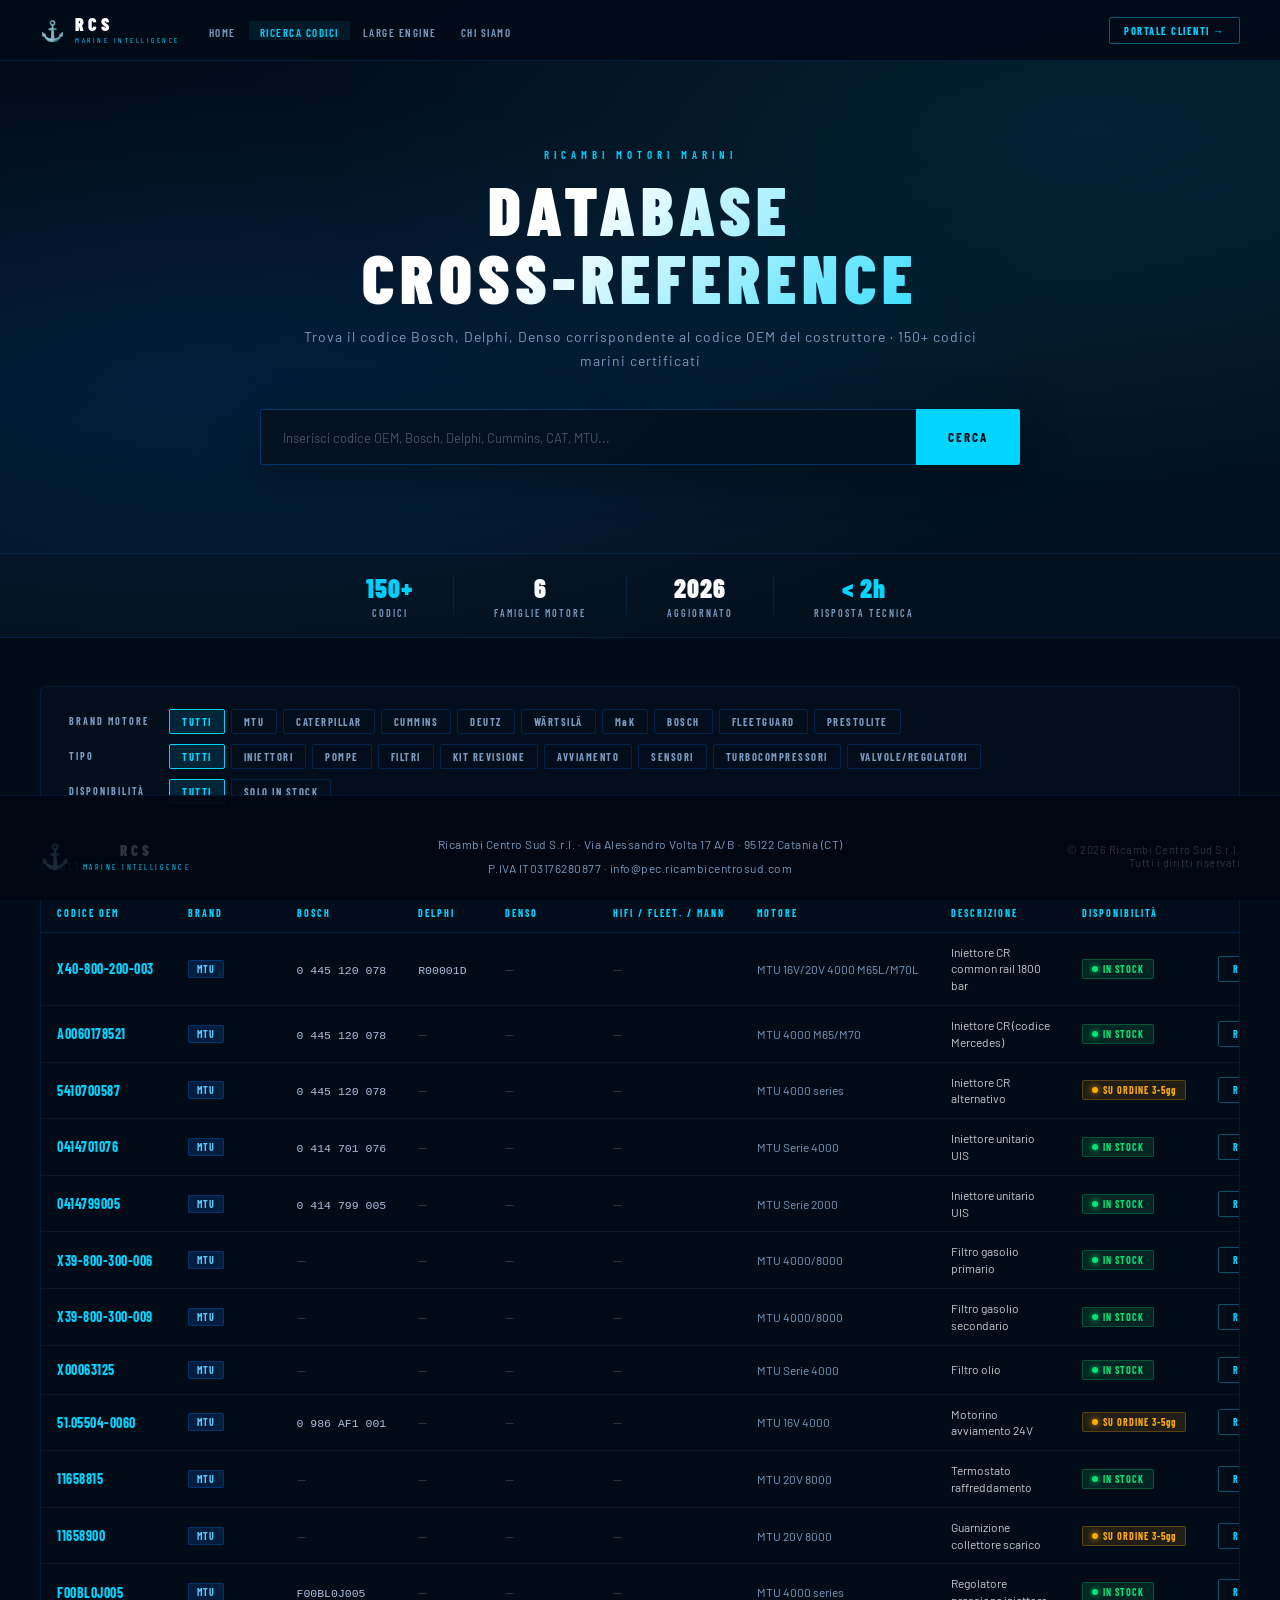
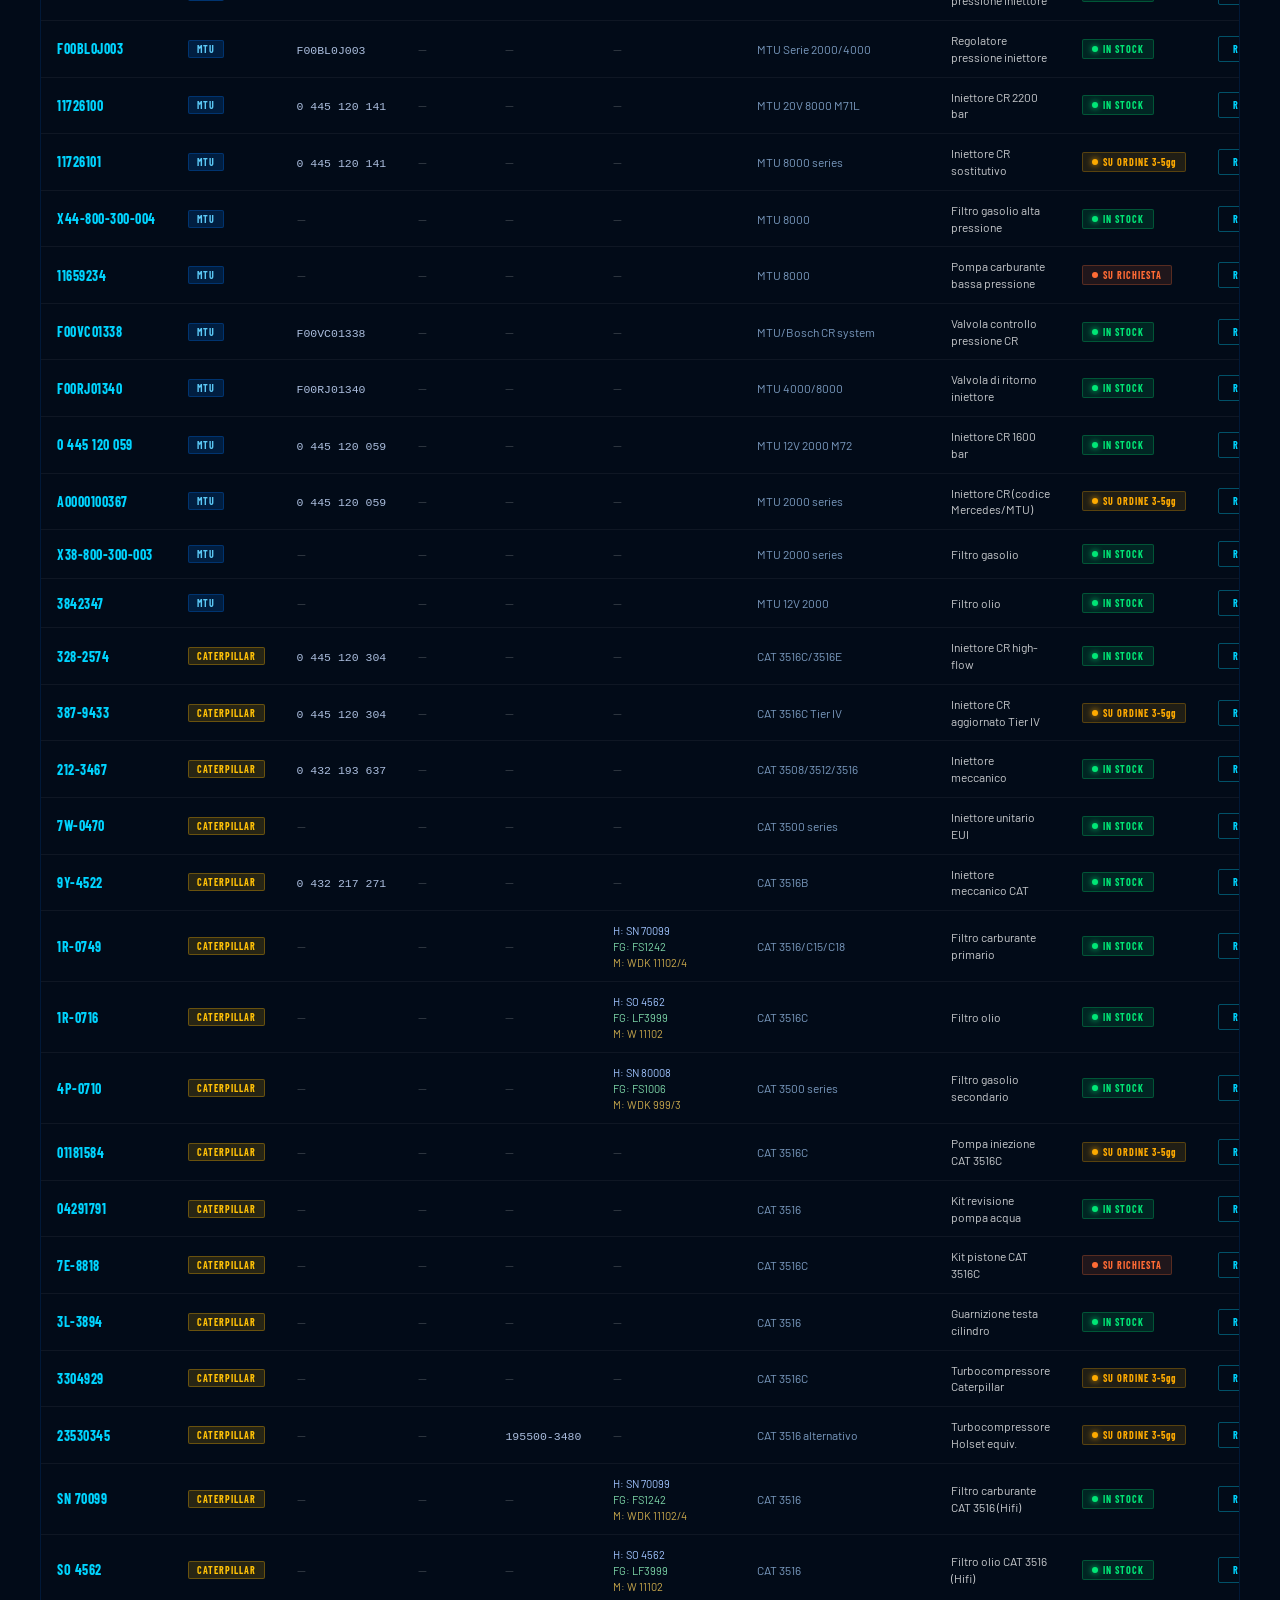
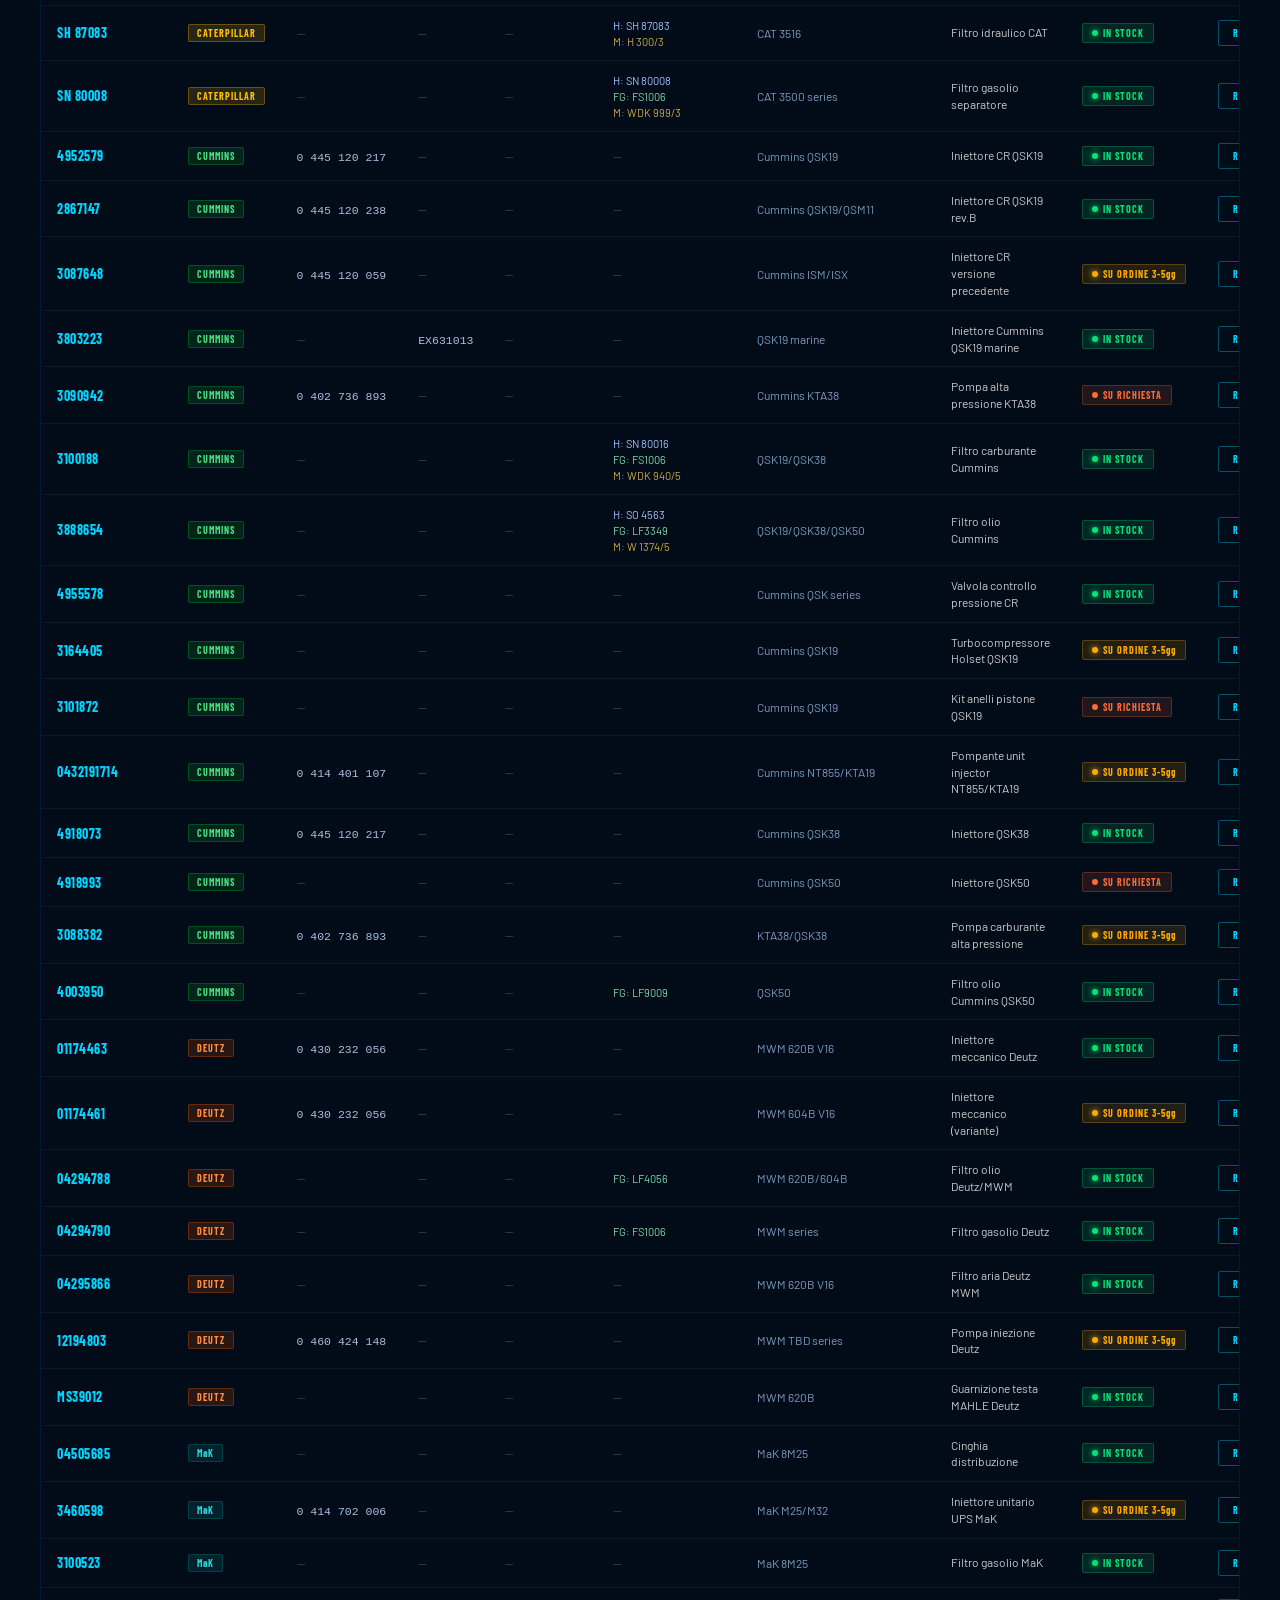
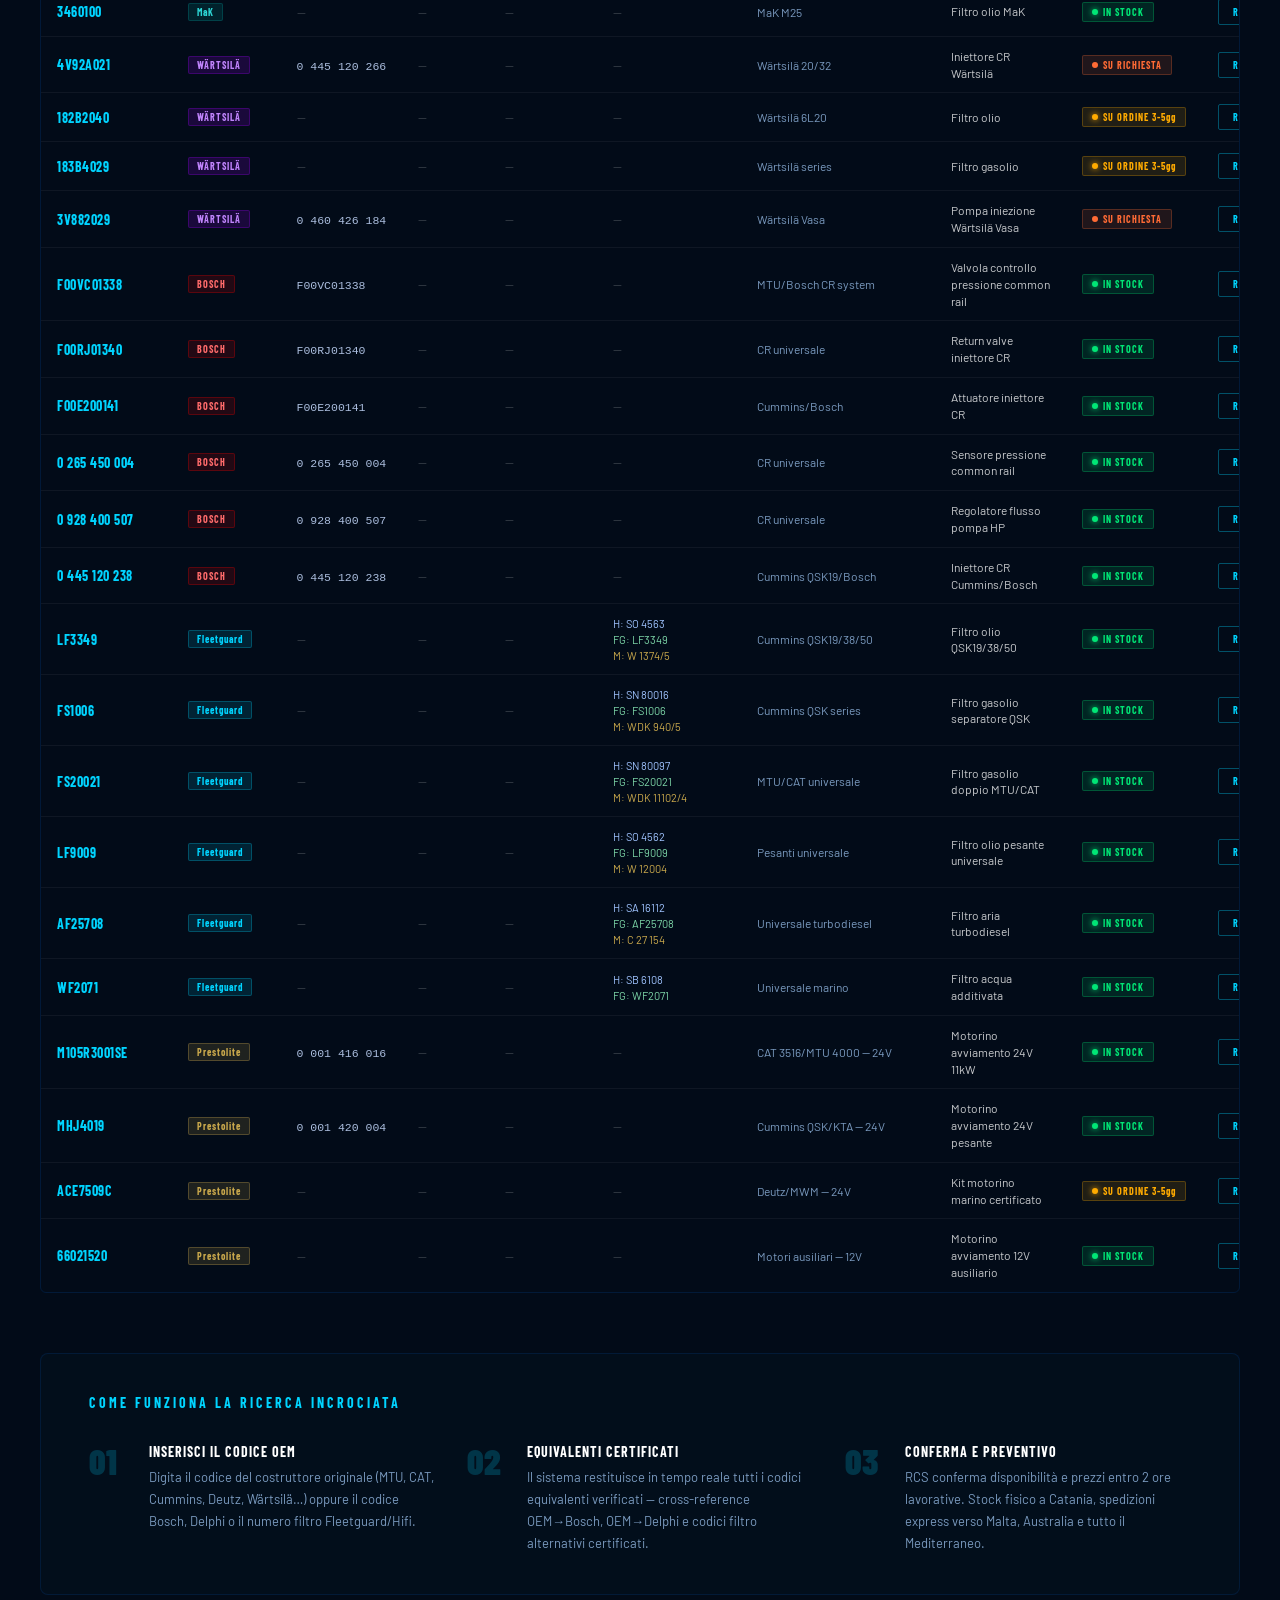
<file: pages/ricerca-codici.html>
<!DOCTYPE html>
<html lang="it">
<head>
  <meta charset="UTF-8">
  <meta name="viewport" content="width=device-width, initial-scale=1.0">
  <title>Ricerca Codici Cross-Reference — RCS Marine</title>
  <meta name="description" content="Database cross-reference codici ricambio motori marini. Trova il codice Bosch, Delphi, Denso corrispondente al codice OEM MTU, Caterpillar, Cummins, Deutz, Wärtsilä.">
  <link rel="preconnect" href="https://fonts.googleapis.com">
  <link href="https://fonts.googleapis.com/css2?family=Barlow+Condensed:wght@300;400;600;700;800;900&family=Barlow:wght@300;400;500;600&display=swap" rel="stylesheet">
  <link rel="stylesheet" href="../css/style.css">
  <style>
    /* ── RESET / BASE ───────────────────────── */
    body { overflow: auto; background: var(--notte); visibility: visible; }

    /* ── NAVBAR PUBBLICA ────────────────────── */
    #nav-pub {
      position: fixed;
      top: 0; left: 0; right: 0;
      z-index: 300;
      background: rgba(2,11,24,.97);
      border-bottom: 1px solid rgba(0,87,184,.25);
      backdrop-filter: blur(18px);
      -webkit-backdrop-filter: blur(18px);
      transition: border-bottom-color .3s;
    }
    #nav-pub.scrolled { border-bottom-color: rgba(0,212,255,.2); }
    .nav-pub-inner {
      max-width: 1440px;
      margin: 0 auto;
      padding: 0 40px;
      height: 60px;
      display: flex;
      align-items: center;
      gap: 10px;
    }
    .nav-pub-logo {
      display: flex;
      align-items: center;
      gap: 10px;
      text-decoration: none;
      color: #fff;
      flex-shrink: 0;
      margin-right: 8px;
    }
    .nav-pub-logo span:first-child { font-size: 20px; }
    .nav-pub-rcs {
      font-family: var(--F);
      font-size: 18px;
      font-weight: 900;
      letter-spacing: 4px;
      line-height: 1;
    }
    .nav-pub-sub {
      font-family: var(--F);
      font-size: 7.5px;
      letter-spacing: 2.5px;
      color: var(--cyan);
      display: block;
      margin-top: 2px;
    }
    .nav-pub-links {
      display: flex;
      list-style: none;
      gap: 2px;
      flex: 1;
      align-items: center;
      flex-wrap: nowrap;
      overflow: hidden;
    }
    .nav-pub-link {
      font-family: var(--F);
      font-size: 11px;
      font-weight: 600;
      letter-spacing: 1.5px;
      color: var(--grigio);
      padding: 6px 11px;
      border-radius: 2px;
      transition: all .22s;
      text-decoration: none;
      white-space: nowrap;
    }
    .nav-pub-link:hover { color: #fff; background: rgba(0,87,184,.2); }
    .nav-pub-link.active {
      color: var(--cyan);
      background: rgba(0,212,255,.08);
      border-bottom: 2px solid var(--cyan);
    }
    .nav-pub-portal {
      font-family: var(--F);
      font-size: 10.5px;
      font-weight: 700;
      letter-spacing: 1.5px;
      color: var(--cyan);
      border: 1px solid rgba(0,212,255,.4);
      padding: 6px 14px;
      border-radius: 2px;
      text-decoration: none;
      transition: all .22s;
      flex-shrink: 0;
      margin-left: 8px;
    }
    .nav-pub-portal:hover {
      background: rgba(0,212,255,.12);
      border-color: var(--cyan);
      color: #fff;
    }

    /* ── HERO ───────────────────────────────── */
    .rc-hero {
      padding: 100px 0 0;
      background: linear-gradient(160deg, #020b18 0%, #031525 60%, #020e1e 100%);
      position: relative;
      overflow: hidden;
    }
    .rc-hero::before {
      content: '';
      position: absolute;
      inset: 0;
      background:
        radial-gradient(ellipse at 15% 60%, rgba(0,87,184,.18) 0%, transparent 55%),
        radial-gradient(ellipse at 85% 20%, rgba(0,212,255,.08) 0%, transparent 50%);
      pointer-events: none;
    }
    .rc-hero-inner {
      max-width: 900px;
      margin: 0 auto;
      padding: 48px 40px 40px;
      text-align: center;
      position: relative;
      z-index: 1;
    }
    .rc-hero-label {
      font-family: var(--F);
      font-size: 11px;
      font-weight: 600;
      letter-spacing: 5px;
      color: var(--cyan);
      margin-bottom: 14px;
    }
    .rc-hero-title {
      font-family: var(--F);
      font-size: clamp(36px, 6vw, 68px);
      font-weight: 900;
      letter-spacing: 6px;
      line-height: 1;
      margin-bottom: 14px;
      background: linear-gradient(135deg, #fff 40%, var(--cyan));
      -webkit-background-clip: text;
      -webkit-text-fill-color: transparent;
      background-clip: text;
    }
    .rc-hero-sub {
      font-size: 14px;
      color: var(--grigio);
      letter-spacing: 1px;
      max-width: 680px;
      margin: 0 auto 36px;
      line-height: 1.7;
    }

    /* ── SEARCH BAR ─────────────────────────── */
    .rc-search-wrap {
      display: flex;
      gap: 0;
      max-width: 760px;
      margin: 0 auto;
      box-shadow: 0 8px 40px rgba(0,0,0,.5), 0 0 40px rgba(0,212,255,.06);
    }
    #rcSearchInput {
      flex: 1;
      padding: 18px 22px;
      background: rgba(4,17,31,.92);
      border: 1px solid rgba(0,87,184,.5);
      border-right: none;
      border-radius: 3px 0 0 3px;
      font-family: var(--f);
      font-size: 15px;
      color: #fff;
      outline: none;
      transition: border-color .25s, box-shadow .25s;
    }
    #rcSearchInput::placeholder { color: rgba(255,255,255,.28); font-size: 13px; }
    #rcSearchInput:focus {
      border-color: var(--cyan);
      box-shadow: 0 0 0 2px rgba(0,212,255,.12);
    }
    #rcSearchBtn {
      width: auto;
      padding: 18px 32px;
      background: var(--cyan);
      border: none;
      border-radius: 0 3px 3px 0;
      font-family: var(--F);
      font-size: 13px;
      font-weight: 700;
      letter-spacing: 2px;
      color: #020b18;
      cursor: pointer;
      transition: background .22s, transform .22s;
      margin-bottom: 0;
      flex-shrink: 0;
    }
    #rcSearchBtn:hover { background: #00f0ff; transform: none; box-shadow: none; }
    #rcSearchBtn::before { display: none; }

    /* ── STATS STRIP ────────────────────────── */
    .rc-stats {
      display: flex;
      align-items: center;
      justify-content: center;
      gap: 0;
      background: rgba(4,17,31,.85);
      border-top: 1px solid rgba(0,87,184,.2);
      border-bottom: 1px solid rgba(0,87,184,.2);
      margin-top: 48px;
      flex-wrap: wrap;
    }
    .rc-stat {
      display: flex;
      flex-direction: column;
      align-items: center;
      padding: 18px 40px;
      gap: 4px;
    }
    .rc-stat-val {
      font-family: var(--F);
      font-size: 26px;
      font-weight: 900;
      color: #fff;
      letter-spacing: 1px;
    }
    .rc-stat-lbl {
      font-family: var(--F);
      font-size: 10px;
      font-weight: 600;
      letter-spacing: 2px;
      color: var(--grigio);
    }
    .rc-stat-sep {
      width: 1px;
      height: 40px;
      background: rgba(0,87,184,.25);
      flex-shrink: 0;
    }
    .rc-stat:first-child .rc-stat-val,
    .rc-stat-cyan { color: var(--cyan) !important; }

    /* ── MAIN CONTENT ───────────────────────── */
    .rc-main {
      max-width: 1440px;
      margin: 0 auto;
      padding: 48px 40px 80px;
    }

    /* ── FILTERS ────────────────────────────── */
    .rc-filters-section {
      background: rgba(4,17,31,.7);
      border: 1px solid rgba(0,87,184,.2);
      border-radius: 6px;
      padding: 22px 28px;
      margin-bottom: 28px;
    }
    .rc-filter-row {
      display: flex;
      align-items: center;
      gap: 10px;
      flex-wrap: wrap;
      margin-bottom: 10px;
    }
    .rc-filter-row:last-child { margin-bottom: 0; }
    .rc-filter-lbl {
      font-family: var(--F);
      font-size: 10px;
      font-weight: 700;
      letter-spacing: 2px;
      color: var(--grigio);
      min-width: 90px;
      flex-shrink: 0;
    }
    .rc-filter-btn {
      font-family: var(--F);
      font-size: 10.5px;
      font-weight: 700;
      letter-spacing: 1.5px;
      padding: 5px 12px;
      border: 1px solid rgba(0,87,184,.3);
      border-radius: 2px;
      background: transparent;
      color: var(--grigio);
      cursor: pointer;
      transition: all .2s;
      white-space: nowrap;
      margin-bottom: 0;
      width: auto;
    }
    .rc-filter-btn:hover { color: #fff; border-color: rgba(0,87,184,.6); background: rgba(0,87,184,.15); transform: none; box-shadow: none; }
    .rc-filter-btn.active {
      background: rgba(0,212,255,.12);
      border-color: var(--cyan);
      color: var(--cyan);
    }
    .rc-filter-btn::before { display: none; }

    /* ── RESULTS COUNT ──────────────────────── */
    .rc-results-bar {
      display: flex;
      align-items: center;
      justify-content: space-between;
      margin-bottom: 16px;
      flex-wrap: wrap;
      gap: 10px;
    }
    .rc-results-count {
      font-family: var(--F);
      font-size: 12px;
      font-weight: 600;
      letter-spacing: 2px;
      color: var(--grigio);
    }
    .rc-results-count span { color: var(--cyan); }
    .rc-clear-btn {
      font-family: var(--F);
      font-size: 10px;
      font-weight: 700;
      letter-spacing: 1.5px;
      color: var(--grigio);
      background: transparent;
      border: 1px solid rgba(255,255,255,.1);
      padding: 4px 12px;
      border-radius: 2px;
      cursor: pointer;
      margin-bottom: 0;
      width: auto;
      transition: all .2s;
    }
    .rc-clear-btn:hover { color: #fff; border-color: rgba(255,255,255,.3); transform: none; box-shadow: none; }
    .rc-clear-btn::before { display: none; }

    /* ── TABLE ──────────────────────────────── */
    .rc-table-wrap {
      overflow-x: auto;
      border: 1px solid rgba(0,87,184,.2);
      border-radius: 6px;
    }
    .rc-table {
      width: 100%;
      border-collapse: collapse;
      font-size: 13px;
      min-width: 900px;
    }
    .rc-table thead tr {
      background: rgba(0,87,184,.18);
    }
    .rc-table th {
      font-family: var(--F);
      font-size: 10px;
      font-weight: 700;
      letter-spacing: 2px;
      color: var(--cyan);
      padding: 13px 16px;
      text-align: left;
      white-space: nowrap;
      border-bottom: 1px solid rgba(0,87,184,.3);
      position: sticky;
      top: 0;
      background: rgba(3,14,28,.97);
    }
    .rc-table td {
      padding: 11px 16px;
      border-bottom: 1px solid rgba(255,255,255,.05);
      vertical-align: middle;
      color: rgba(255,255,255,.82);
    }
    .rc-table tr:last-child td { border-bottom: none; }
    .rc-table tbody tr {
      transition: background .18s;
    }
    .rc-table tbody tr:hover td { background: rgba(0,87,184,.1); }

    .rc-oem {
      font-family: var(--F);
      font-size: 14px;
      font-weight: 700;
      color: var(--cyan);
      letter-spacing: .5px;
      white-space: nowrap;
    }
    .rc-codes {
      font-family: monospace;
      font-size: 11.5px;
      color: rgba(200,220,255,.85);
      white-space: nowrap;
    }
    .rc-code-empty { color: rgba(255,255,255,.2); }
    .rc-engine { font-size: 12px; color: var(--grigio); white-space: nowrap; }
    .rc-desc { font-size: 12px; color: rgba(255,255,255,.78); max-width: 240px; line-height: 1.4; }

    /* brand badge */
    .rc-brand {
      display: inline-block;
      padding: 2px 8px;
      border-radius: 2px;
      font-family: var(--F);
      font-size: 10px;
      font-weight: 700;
      letter-spacing: 1px;
      white-space: nowrap;
    }
    .brand-mtu        { background: rgba(0,87,184,.25);  color: #5bc8f5; border: 1px solid rgba(0,87,184,.4); }
    .brand-caterpillar{ background: rgba(255,185,0,.15); color: #ffc107; border: 1px solid rgba(255,185,0,.3); }
    .brand-cummins    { background: rgba(0,180,50,.15);  color: #4cde80; border: 1px solid rgba(0,180,50,.3); }
    .brand-deutz      { background: rgba(220,80,0,.18);  color: #ff8c42; border: 1px solid rgba(220,80,0,.35); }
    .brand-wartsila   { background: rgba(140,0,220,.18); color: #c084fc; border: 1px solid rgba(140,0,220,.3); }
    .brand-mak        { background: rgba(0,140,140,.18); color: #2dd4d4; border: 1px solid rgba(0,140,140,.3); }
    .brand-bosch      { background: rgba(220,0,0,.15);   color: #ff6b6b; border: 1px solid rgba(220,0,0,.3); }
    .brand-fleetguard { background: rgba(0,212,255,.12); color: var(--cyan); border: 1px solid rgba(0,212,255,.25); }
    .brand-prestolite { background: rgba(201,168,76,.15);color: var(--oro); border: 1px solid rgba(201,168,76,.3); }

    /* stock badges */
    .rc-stock {
      display: inline-flex;
      align-items: center;
      gap: 5px;
      padding: 3px 9px;
      border-radius: 2px;
      font-family: var(--F);
      font-size: 10px;
      font-weight: 700;
      letter-spacing: 1px;
      white-space: nowrap;
    }
    .rc-stock::before {
      content: '';
      width: 6px; height: 6px;
      border-radius: 50%;
      flex-shrink: 0;
    }
    .stock-in    { background: rgba(0,230,118,.12); color: #00e676; border: 1px solid rgba(0,230,118,.25); }
    .stock-in::before { background: #00e676; box-shadow: 0 0 6px #00e676; }
    .stock-order { background: rgba(255,171,0,.12);  color: #ffab00; border: 1px solid rgba(255,171,0,.25); }
    .stock-order::before { background: #ffab00; box-shadow: 0 0 6px #ffab00; }
    .stock-req   { background: rgba(255,107,53,.12); color: #ff6b35; border: 1px solid rgba(255,107,53,.25); }
    .stock-req::before { background: #ff6b35; }

    /* action button */
    .rc-req-btn {
      font-family: var(--F);
      font-size: 10px;
      font-weight: 700;
      letter-spacing: 1.5px;
      padding: 6px 14px;
      background: transparent;
      border: 1px solid rgba(0,212,255,.35);
      color: var(--cyan);
      border-radius: 2px;
      cursor: pointer;
      transition: all .2s;
      width: auto;
      margin-bottom: 0;
      white-space: nowrap;
    }
    .rc-req-btn:hover {
      background: rgba(0,212,255,.12);
      border-color: var(--cyan);
      transform: none;
      box-shadow: 0 0 12px rgba(0,212,255,.2);
    }
    .rc-req-btn::before { display: none; }

    /* no-results */
    .rc-no-results {
      display: none;
      text-align: center;
      padding: 60px 20px;
      color: var(--grigio);
    }
    .rc-no-results.show { display: block; }
    .rc-no-results-icon { font-size: 48px; margin-bottom: 16px; opacity: .4; }
    .rc-no-results-text {
      font-family: var(--F);
      font-size: 18px;
      font-weight: 700;
      letter-spacing: 2px;
      margin-bottom: 8px;
      color: rgba(255,255,255,.4);
    }
    .rc-no-results-sub { font-size: 13px; color: var(--grigio); }

    /* ── HOW IT WORKS ───────────────────────── */
    .rc-how-section {
      margin-top: 60px;
      background: rgba(4,17,31,.6);
      border: 1px solid rgba(0,87,184,.18);
      border-radius: 8px;
      padding: 40px 48px;
    }
    .rc-how-title {
      font-family: var(--F);
      font-size: 14px;
      font-weight: 700;
      letter-spacing: 3px;
      color: var(--cyan);
      margin-bottom: 32px;
    }
    .rc-how-steps {
      display: grid;
      grid-template-columns: repeat(3, 1fr);
      gap: 32px;
    }
    .rc-how-step {
      display: flex;
      gap: 16px;
      align-items: flex-start;
    }
    .rc-how-num {
      font-family: var(--F);
      font-size: 36px;
      font-weight: 900;
      color: rgba(0,212,255,.2);
      line-height: 1;
      flex-shrink: 0;
      width: 44px;
    }
    .rc-how-step-title {
      font-family: var(--F);
      font-size: 14px;
      font-weight: 700;
      letter-spacing: 1px;
      color: #fff;
      margin-bottom: 6px;
    }
    .rc-how-step-desc {
      font-size: 13px;
      color: var(--grigio);
      line-height: 1.7;
    }

    /* ── MODAL ──────────────────────────────── */
    #modalOverlay {
      display: none;
      position: fixed;
      inset: 0;
      z-index: 600;
      background: rgba(0,0,0,.72);
      backdrop-filter: blur(4px);
      align-items: center;
      justify-content: center;
    }
    #modalOverlay.show { display: flex; animation: rcFadeIn .25s ease; }
    @keyframes rcFadeIn { from { opacity: 0; } to { opacity: 1; } }

    #modalBox {
      position: relative;
      z-index: 601;
      background: linear-gradient(135deg, rgba(3,15,30,.97) 0%, rgba(6,22,42,.97) 100%);
      border: 1px solid rgba(0,87,184,.35);
      border-radius: 10px;
      max-width: 540px;
      width: 92%;
      max-height: 88vh;
      overflow-y: auto;
      box-shadow: 0 24px 70px rgba(0,0,0,.65);
      animation: rcSlideUp .28s ease;
    }
    @keyframes rcSlideUp { from { transform: translateY(24px); opacity: 0; } to { transform: translateY(0); opacity: 1; } }

    .modal-line {
      height: 3px;
      border-radius: 10px 10px 0 0;
      background: linear-gradient(90deg, var(--blu), var(--cyan), var(--blu));
      background-size: 200%;
      animation: shimmer 3s linear infinite;
    }
    @keyframes shimmer { 0% { background-position: -200% 0; } 100% { background-position: 200% 0; } }

    .modal-inner { padding: 32px 32px 28px; }

    #modalCloseBtn {
      position: absolute;
      top: 14px; right: 14px;
      background: rgba(255,0,0,.15);
      border: 1px solid rgba(255,0,0,.3);
      color: #ff4444;
      width: 30px; height: 30px;
      border-radius: 50%;
      font-size: 16px;
      cursor: pointer;
      display: flex;
      align-items: center;
      justify-content: center;
      padding: 0;
      margin-bottom: 0;
      width: 30px;
      transition: all .2s;
      line-height: 1;
    }
    #modalCloseBtn:hover { background: rgba(255,0,0,.35); transform: none; box-shadow: none; }
    #modalCloseBtn::before { display: none; }

    #modalCodiceTitolo {
      font-family: var(--F);
      font-size: 22px;
      font-weight: 700;
      color: var(--cyan);
      letter-spacing: 2px;
      margin-bottom: 4px;
    }
    #modalDescTitolo {
      font-size: 13px;
      color: var(--grigio);
      margin-bottom: 24px;
    }

    .modal-form-group {
      margin-bottom: 16px;
    }
    .modal-form-group label {
      display: block;
      font-family: var(--F);
      font-size: 10px;
      font-weight: 600;
      letter-spacing: 2px;
      color: var(--grigio);
      margin-bottom: 6px;
    }
    .modal-form-group input,
    .modal-form-group textarea {
      width: 100%;
      padding: 11px 14px;
      background: rgba(255,255,255,.04);
      border: 1px solid rgba(0,87,184,.3);
      border-radius: 3px;
      font-family: var(--f);
      font-size: 14px;
      color: #fff;
      outline: none;
      transition: border-color .25s, box-shadow .25s;
      box-sizing: border-box;
    }
    .modal-form-group input::placeholder,
    .modal-form-group textarea::placeholder { color: rgba(255,255,255,.2); }
    .modal-form-group input:focus,
    .modal-form-group textarea:focus {
      border-color: var(--cyan);
      box-shadow: 0 0 0 2px rgba(0,212,255,.1);
    }
    .modal-form-group textarea { min-height: 80px; resize: vertical; }

    .modal-form-row { display: grid; grid-template-columns: 1fr 1fr; gap: 14px; }

    #modalSendBtn {
      width: 100%;
      padding: 14px;
      background: var(--cyan);
      border: none;
      border-radius: 3px;
      font-family: var(--F);
      font-size: 13px;
      font-weight: 700;
      letter-spacing: 2.5px;
      color: #020b18;
      cursor: pointer;
      margin-top: 6px;
      margin-bottom: 0;
      transition: background .22s;
    }
    #modalSendBtn:hover { background: #00f0ff; transform: none; box-shadow: none; }
    #modalSendBtn::before { display: none; }

    /* ── TOAST ──────────────────────────────── */
    #toast {
      position: fixed;
      bottom: 32px;
      right: 32px;
      z-index: 800;
      background: rgba(0,230,118,.15);
      border: 1px solid rgba(0,230,118,.4);
      color: #00e676;
      padding: 14px 22px;
      border-radius: 4px;
      font-family: var(--F);
      font-size: 12px;
      font-weight: 700;
      letter-spacing: 1.5px;
      transform: translateX(400px);
      opacity: 0;
      transition: transform .35s ease, opacity .35s ease;
      max-width: 320px;
    }
    #toast.show { transform: translateX(0); opacity: 1; }

    /* ── FOOTER ─────────────────────────────── */
    .rc-footer {
      background: rgba(2,8,18,.95);
      border-top: 1px solid rgba(0,87,184,.18);
      padding: 36px 0 20px;
      margin-top: 0;
    }
    .rc-footer-inner {
      max-width: 1440px;
      margin: 0 auto;
      padding: 0 40px;
      display: grid;
      grid-template-columns: 1fr auto 1fr;
      align-items: center;
      gap: 40px;
    }
    .rc-footer-logo {
      display: flex;
      align-items: center;
      gap: 12px;
      font-size: 24px;
    }
    .rc-footer-rcs {
      font-family: var(--F);
      font-size: 15px;
      font-weight: 900;
      letter-spacing: 4px;
    }
    .rc-footer-sub {
      font-family: var(--F);
      font-size: 8px;
      letter-spacing: 2.5px;
      color: var(--cyan);
      margin-top: 3px;
    }
    .rc-footer-info {
      text-align: center;
      font-size: 12px;
      color: var(--grigio);
      line-height: 2;
      letter-spacing: .5px;
    }
    .rc-footer-copy {
      text-align: right;
      font-size: 11px;
      color: rgba(255,255,255,.18);
      letter-spacing: .5px;
    }

    /* ── RESPONSIVE ─────────────────────────── */
    @media (max-width: 900px) {
      .nav-pub-inner { padding: 0 20px; gap: 6px; }
      .nav-pub-links { display: none; }
      .rc-hero-inner { padding: 32px 20px 28px; }
      .rc-main { padding: 32px 16px 60px; }
      .rc-how-steps { grid-template-columns: 1fr; gap: 24px; }
      .rc-how-section { padding: 28px 24px; }
      .rc-footer-inner { grid-template-columns: 1fr; gap: 20px; }
      .rc-footer-copy { text-align: left; }
      .rc-filters-section { padding: 16px 16px; }
      .modal-form-row { grid-template-columns: 1fr; }
    }
    @media (max-width: 600px) {
      .rc-stats { gap: 0; }
      .rc-stat { padding: 14px 20px; }
      .rc-stat-val { font-size: 20px; }
      .rc-stat-sep { display: none; }
    }
  </style>
</head>
<body>

  <!-- ═══ NAVBAR PUBBLICA ════════════════════ -->
  <nav id="nav-pub">
    <div class="nav-pub-inner">
      <a class="nav-pub-logo" href="../index.html">
        <span>⚓</span>
        <div>
          <div class="nav-pub-rcs">RCS</div>
          <span class="nav-pub-sub">MARINE INTELLIGENCE</span>
        </div>
      </a>
      <ul class="nav-pub-links">
        <li><a href="../index.html" class="nav-pub-link">HOME</a></li>
        <li><a href="ricerca-codici.html" class="nav-pub-link active">RICERCA CODICI</a></li>
        <li><a href="#" class="nav-pub-link">LARGE ENGINE</a></li>
        <li><a href="chi-siamo.html" class="nav-pub-link">CHI SIAMO</a></li>
      </ul>
      <a href="../index.html" class="nav-pub-portal">PORTALE CLIENTI →</a>
    </div>
  </nav>

  <!-- ═══ HERO ══════════════════════════════ -->
  <section class="rc-hero">
    <div class="rc-hero-inner">
      <p class="rc-hero-label">RICAMBI MOTORI MARINI</p>
      <h1 class="rc-hero-title">DATABASE<br>CROSS-REFERENCE</h1>
      <p class="rc-hero-sub">Trova il codice Bosch, Delphi, Denso corrispondente al codice OEM del costruttore &middot; 150+ codici marini certificati</p>

      <div class="rc-search-wrap">
        <input type="text" id="rcSearchInput"
               placeholder="Inserisci codice OEM, Bosch, Delphi, Cummins, CAT, MTU..."
               autocomplete="off" autocorrect="off" spellcheck="false">
        <button id="rcSearchBtn">CERCA</button>
      </div>
    </div>

    <!-- STATS STRIP -->
    <div class="rc-stats">
      <div class="rc-stat">
        <span class="rc-stat-val rc-stat-cyan">150+</span>
        <span class="rc-stat-lbl">CODICI</span>
      </div>
      <div class="rc-stat-sep"></div>
      <div class="rc-stat">
        <span class="rc-stat-val">6</span>
        <span class="rc-stat-lbl">FAMIGLIE MOTORE</span>
      </div>
      <div class="rc-stat-sep"></div>
      <div class="rc-stat">
        <span class="rc-stat-val">2026</span>
        <span class="rc-stat-lbl">AGGIORNATO</span>
      </div>
      <div class="rc-stat-sep"></div>
      <div class="rc-stat">
        <span class="rc-stat-val rc-stat-cyan">&lt; 2h</span>
        <span class="rc-stat-lbl">RISPOSTA TECNICA</span>
      </div>
    </div>
  </section>

  <!-- ═══ MAIN CONTENT ══════════════════════ -->
  <div class="rc-main">

    <!-- FILTRI -->
    <div class="rc-filters-section">
      <div class="rc-filter-row">
        <span class="rc-filter-lbl">BRAND MOTORE</span>
        <div id="filterBrand" style="display:flex;flex-wrap:wrap;gap:6px;">
          <button class="rc-filter-btn active" data-brand="all">TUTTI</button>
          <button class="rc-filter-btn" data-brand="MTU">MTU</button>
          <button class="rc-filter-btn" data-brand="CATERPILLAR">CATERPILLAR</button>
          <button class="rc-filter-btn" data-brand="CUMMINS">CUMMINS</button>
          <button class="rc-filter-btn" data-brand="DEUTZ">DEUTZ</button>
          <button class="rc-filter-btn" data-brand="WARTSILA">W&Auml;RTSILÄ</button>
          <button class="rc-filter-btn" data-brand="MAK">MaK</button>
          <button class="rc-filter-btn" data-brand="BOSCH">BOSCH</button>
          <button class="rc-filter-btn" data-brand="FLEETGUARD">FLEETGUARD</button>
          <button class="rc-filter-btn" data-brand="PRESTOLITE">PRESTOLITE</button>
        </div>
      </div>
      <div class="rc-filter-row">
        <span class="rc-filter-lbl">TIPO</span>
        <div id="filterType" style="display:flex;flex-wrap:wrap;gap:6px;">
          <button class="rc-filter-btn active" data-type="all">TUTTI</button>
          <button class="rc-filter-btn" data-type="INIETTORI">INIETTORI</button>
          <button class="rc-filter-btn" data-type="POMPE">POMPE</button>
          <button class="rc-filter-btn" data-type="FILTRI">FILTRI</button>
          <button class="rc-filter-btn" data-type="KIT">KIT REVISIONE</button>
          <button class="rc-filter-btn" data-type="AVVIAMENTO">AVVIAMENTO</button>
          <button class="rc-filter-btn" data-type="SENSORI">SENSORI</button>
          <button class="rc-filter-btn" data-type="TURBO">TURBOCOMPRESSORI</button>
          <button class="rc-filter-btn" data-type="VALVOLE">VALVOLE/REGOLATORI</button>
        </div>
      </div>
      <div class="rc-filter-row">
        <span class="rc-filter-lbl">DISPONIBILITÀ</span>
        <div id="filterStock" style="display:flex;flex-wrap:wrap;gap:6px;">
          <button class="rc-filter-btn active" data-stock="all">TUTTI</button>
          <button class="rc-filter-btn" data-stock="IN STOCK">SOLO IN STOCK</button>
        </div>
      </div>
    </div>

    <!-- BARRA RISULTATI -->
    <div class="rc-results-bar">
      <div class="rc-results-count">
        RISULTATI: <span id="rcCount">—</span>
      </div>
      <button class="rc-clear-btn" id="rcClearBtn">AZZERA FILTRI</button>
    </div>

    <!-- TABELLA RISULTATI -->
    <div class="rc-table-wrap">
      <table class="rc-table" id="rcTable">
        <thead>
          <tr>
            <th>CODICE OEM</th>
            <th>BRAND</th>
            <th>BOSCH</th>
            <th>DELPHI</th>
            <th>DENSO</th>
            <th>HIFI / FLEET. / MANN</th>
            <th>MOTORE</th>
            <th>DESCRIZIONE</th>
            <th>DISPONIBILITÀ</th>
            <th></th>
          </tr>
        </thead>
        <tbody id="rcTbody"></tbody>
      </table>
      <div class="rc-no-results" id="rcNoResults">
        <div class="rc-no-results-icon">&#128270;</div>
        <div class="rc-no-results-text">NESSUN RISULTATO</div>
        <div class="rc-no-results-sub">Prova un codice diverso o rimuovi i filtri &mdash; il nostro team tecnico risponde entro 2h.</div>
      </div>
    </div>

    <!-- COME FUNZIONA -->
    <div class="rc-how-section">
      <p class="rc-how-title">COME FUNZIONA LA RICERCA INCROCIATA</p>
      <div class="rc-how-steps">
        <div class="rc-how-step">
          <div class="rc-how-num">01</div>
          <div>
            <div class="rc-how-step-title">INSERISCI IL CODICE OEM</div>
            <div class="rc-how-step-desc">Digita il codice del costruttore originale (MTU, CAT, Cummins, Deutz, Wärtsilä&hellip;) oppure il codice Bosch, Delphi o il numero filtro Fleetguard/Hifi.</div>
          </div>
        </div>
        <div class="rc-how-step">
          <div class="rc-how-num">02</div>
          <div>
            <div class="rc-how-step-title">EQUIVALENTI CERTIFICATI</div>
            <div class="rc-how-step-desc">Il sistema restituisce in tempo reale tutti i codici equivalenti verificati &mdash; cross-reference OEM&rarr;Bosch, OEM&rarr;Delphi e codici filtro alternativi certificati.</div>
          </div>
        </div>
        <div class="rc-how-step">
          <div class="rc-how-num">03</div>
          <div>
            <div class="rc-how-step-title">CONFERMA E PREVENTIVO</div>
            <div class="rc-how-step-desc">RCS conferma disponibilità e prezzi entro 2 ore lavorative. Stock fisico a Catania, spedizioni express verso Malta, Australia e tutto il Mediterraneo.</div>
          </div>
        </div>
      </div>
    </div>

  </div><!-- /rc-main -->

  <!-- ═══ FOOTER ═════════════════════════════ -->
  <footer class="rc-footer">
    <div class="rc-footer-inner">
      <div class="rc-footer-logo">
        <span>⚓</span>
        <div>
          <div class="rc-footer-rcs">RCS</div>
          <div class="rc-footer-sub">MARINE INTELLIGENCE</div>
        </div>
      </div>
      <div class="rc-footer-info">
        Ricambi Centro Sud S.r.l. &middot; Via Alessandro Volta 17 A/B &middot; 95122 Catania (CT)<br>
        P.IVA IT03176280877 &middot; info@pec.ricambicentrosud.com
      </div>
      <div class="rc-footer-copy">
        &copy; 2026 Ricambi Centro Sud S.r.l.<br>
        Tutti i diritti riservati
      </div>
    </div>
  </footer>

  <!-- ═══ MODAL PREVENTIVO ═══════════════════ -->
  <div id="modalOverlay">
    <div id="modalBox">
      <div class="modal-line"></div>
      <button id="modalCloseBtn" aria-label="Chiudi">&#215;</button>
      <div class="modal-inner">
        <div id="modalCodiceTitolo">—</div>
        <div id="modalDescTitolo">—</div>
        <div class="modal-form-row">
          <div class="modal-form-group">
            <label>NOME / AZIENDA</label>
            <input type="text" id="mNome" placeholder="Es. Mario Rossi">
          </div>
          <div class="modal-form-group">
            <label>EMAIL</label>
            <input type="email" id="mEmail" placeholder="email@azienda.com">
          </div>
        </div>
        <div class="modal-form-row">
          <div class="modal-form-group">
            <label>QUANTITÀ</label>
            <input type="number" id="mQta" placeholder="1" min="1" value="1">
          </div>
          <div class="modal-form-group">
            <label>PORTO / DESTINAZIONE</label>
            <input type="text" id="mPorto" placeholder="Es. Malta, Catania...">
          </div>
        </div>
        <div class="modal-form-group">
          <label>NOTE AGGIUNTIVE</label>
          <textarea id="mNote" placeholder="Urgenza, numero nave, esigenze specifiche..."></textarea>
        </div>
        <button id="modalSendBtn">INVIA RICHIESTA PREVENTIVO &#8594;</button>
      </div>
    </div>
  </div>

  <!-- ═══ TOAST ═══════════════════════════════ -->
  <div id="toast">&#10003; Richiesta inviata &mdash; risposta entro 2h lavorative</div>

  <!-- ═══ JAVASCRIPT ══════════════════════════ -->
  <script>
  /* ── DATABASE CROSS-REFERENCE ───────────────────────────────────
     Struttura: { oem, bosch, delphi, denso, hifi, fleetguard, mann,
                  brand, type, desc, engine, stock }
  ──────────────────────────────────────────────────────────────── */
  const DB = [

    /* ────── MTU SERIE 4000 ────────────────────────────────────── */
    { oem:'X40-800-200-003', bosch:'0 445 120 078', delphi:'R00001D',  denso:'', hifi:'', fleetguard:'', mann:'', brand:'MTU', type:'INIETTORI',       desc:'Iniettore CR common rail 1800 bar',          engine:'MTU 16V/20V 4000 M65L/M70L', stock:'IN STOCK'    },
    { oem:'A0060178521',     bosch:'0 445 120 078', delphi:'',         denso:'', hifi:'', fleetguard:'', mann:'', brand:'MTU', type:'INIETTORI',       desc:'Iniettore CR (codice Mercedes)',              engine:'MTU 4000 M65/M70',           stock:'IN STOCK'    },
    { oem:'5410700587',      bosch:'0 445 120 078', delphi:'',         denso:'', hifi:'', fleetguard:'', mann:'', brand:'MTU', type:'INIETTORI',       desc:'Iniettore CR alternativo',                   engine:'MTU 4000 series',            stock:'SU ORDINE'   },
    { oem:'0414701076',      bosch:'0 414 701 076', delphi:'',         denso:'', hifi:'', fleetguard:'', mann:'', brand:'MTU', type:'INIETTORI',       desc:'Iniettore unitario UIS',                     engine:'MTU Serie 4000',             stock:'IN STOCK'    },
    { oem:'0414799005',      bosch:'0 414 799 005', delphi:'',         denso:'', hifi:'', fleetguard:'', mann:'', brand:'MTU', type:'INIETTORI',       desc:'Iniettore unitario UIS',                     engine:'MTU Serie 2000',             stock:'IN STOCK'    },
    { oem:'X39-800-300-006', bosch:'',              delphi:'',         denso:'', hifi:'', fleetguard:'', mann:'', brand:'MTU', type:'FILTRI',          desc:'Filtro gasolio primario',                    engine:'MTU 4000/8000',              stock:'IN STOCK'    },
    { oem:'X39-800-300-009', bosch:'',              delphi:'',         denso:'', hifi:'', fleetguard:'', mann:'', brand:'MTU', type:'FILTRI',          desc:'Filtro gasolio secondario',                  engine:'MTU 4000/8000',              stock:'IN STOCK'    },
    { oem:'X00063125',       bosch:'',              delphi:'',         denso:'', hifi:'', fleetguard:'', mann:'', brand:'MTU', type:'FILTRI',          desc:'Filtro olio',                                engine:'MTU Serie 4000',             stock:'IN STOCK'    },
    { oem:'51.05504-0060',   bosch:'0 986 AF1 001', delphi:'',         denso:'', hifi:'', fleetguard:'', mann:'', brand:'MTU', type:'AVVIAMENTO',      desc:'Motorino avviamento 24V',                    engine:'MTU 16V 4000',               stock:'SU ORDINE'   },
    { oem:'11658815',        bosch:'',              delphi:'',         denso:'', hifi:'', fleetguard:'', mann:'', brand:'MTU', type:'KIT',             desc:'Termostato raffreddamento',                  engine:'MTU 20V 8000',               stock:'IN STOCK'    },
    { oem:'11658900',        bosch:'',              delphi:'',         denso:'', hifi:'', fleetguard:'', mann:'', brand:'MTU', type:'KIT',             desc:'Guarnizione collettore scarico',             engine:'MTU 20V 8000',               stock:'SU ORDINE'   },
    { oem:'F00BL0J005',      bosch:'F00BL0J005',    delphi:'',         denso:'', hifi:'', fleetguard:'', mann:'', brand:'MTU', type:'VALVOLE',         desc:'Regolatore pressione iniettore',             engine:'MTU 4000 series',            stock:'IN STOCK'    },
    { oem:'F00BL0J003',      bosch:'F00BL0J003',    delphi:'',         denso:'', hifi:'', fleetguard:'', mann:'', brand:'MTU', type:'VALVOLE',         desc:'Regolatore pressione iniettore',             engine:'MTU Serie 2000/4000',        stock:'IN STOCK'    },

    /* ────── MTU SERIE 8000 ────────────────────────────────────── */
    { oem:'11726100',        bosch:'0 445 120 141', delphi:'',         denso:'', hifi:'', fleetguard:'', mann:'', brand:'MTU', type:'INIETTORI',       desc:'Iniettore CR 2200 bar',                      engine:'MTU 20V 8000 M71L',          stock:'IN STOCK'    },
    { oem:'11726101',        bosch:'0 445 120 141', delphi:'',         denso:'', hifi:'', fleetguard:'', mann:'', brand:'MTU', type:'INIETTORI',       desc:'Iniettore CR sostitutivo',                   engine:'MTU 8000 series',            stock:'SU ORDINE'   },
    { oem:'X44-800-300-004', bosch:'',              delphi:'',         denso:'', hifi:'', fleetguard:'', mann:'', brand:'MTU', type:'FILTRI',          desc:'Filtro gasolio alta pressione',              engine:'MTU 8000',                   stock:'IN STOCK'    },
    { oem:'11659234',        bosch:'',              delphi:'',         denso:'', hifi:'', fleetguard:'', mann:'', brand:'MTU', type:'POMPE',           desc:'Pompa carburante bassa pressione',           engine:'MTU 8000',                   stock:'SU RICHIESTA'},
    { oem:'F00VC01338',      bosch:'F00VC01338',    delphi:'',         denso:'', hifi:'', fleetguard:'', mann:'', brand:'MTU', type:'VALVOLE',         desc:'Valvola controllo pressione CR',             engine:'MTU/Bosch CR system',        stock:'IN STOCK'    },
    { oem:'F00RJ01340',      bosch:'F00RJ01340',    delphi:'',         denso:'', hifi:'', fleetguard:'', mann:'', brand:'MTU', type:'VALVOLE',         desc:'Valvola di ritorno iniettore',               engine:'MTU 4000/8000',              stock:'IN STOCK'    },

    /* ────── MTU SERIE 2000 ────────────────────────────────────── */
    { oem:'0 445 120 059',   bosch:'0 445 120 059', delphi:'',         denso:'', hifi:'', fleetguard:'', mann:'', brand:'MTU', type:'INIETTORI',       desc:'Iniettore CR 1600 bar',                      engine:'MTU 12V 2000 M72',           stock:'IN STOCK'    },
    { oem:'A0000100367',     bosch:'0 445 120 059', delphi:'',         denso:'', hifi:'', fleetguard:'', mann:'', brand:'MTU', type:'INIETTORI',       desc:'Iniettore CR (codice Mercedes/MTU)',         engine:'MTU 2000 series',            stock:'SU ORDINE'   },
    { oem:'X38-800-300-003', bosch:'',              delphi:'',         denso:'', hifi:'', fleetguard:'', mann:'', brand:'MTU', type:'FILTRI',          desc:'Filtro gasolio',                             engine:'MTU 2000 series',            stock:'IN STOCK'    },
    { oem:'3842347',         bosch:'',              delphi:'',         denso:'', hifi:'', fleetguard:'', mann:'', brand:'MTU', type:'FILTRI',          desc:'Filtro olio',                                engine:'MTU 12V 2000',               stock:'IN STOCK'    },

    /* ────── CATERPILLAR 3516C / 3516B ─────────────────────────── */
    { oem:'328-2574',        bosch:'0 445 120 304', delphi:'',         denso:'',          hifi:'', fleetguard:'', mann:'', brand:'CATERPILLAR', type:'INIETTORI',  desc:'Iniettore CR high-flow',                     engine:'CAT 3516C/3516E',            stock:'IN STOCK'    },
    { oem:'387-9433',        bosch:'0 445 120 304', delphi:'',         denso:'',          hifi:'', fleetguard:'', mann:'', brand:'CATERPILLAR', type:'INIETTORI',  desc:'Iniettore CR aggiornato Tier IV',            engine:'CAT 3516C Tier IV',          stock:'SU ORDINE'   },
    { oem:'212-3467',        bosch:'0 432 193 637', delphi:'',         denso:'',          hifi:'', fleetguard:'', mann:'', brand:'CATERPILLAR', type:'INIETTORI',  desc:'Iniettore meccanico',                        engine:'CAT 3508/3512/3516',         stock:'IN STOCK'    },
    { oem:'7W-0470',         bosch:'',              delphi:'',         denso:'',          hifi:'', fleetguard:'', mann:'', brand:'CATERPILLAR', type:'INIETTORI',  desc:'Iniettore unitario EUI',                     engine:'CAT 3500 series',            stock:'IN STOCK'    },
    { oem:'9Y-4522',         bosch:'0 432 217 271', delphi:'',         denso:'',          hifi:'', fleetguard:'', mann:'', brand:'CATERPILLAR', type:'INIETTORI',  desc:'Iniettore meccanico CAT',                    engine:'CAT 3516B',                  stock:'IN STOCK'    },
    { oem:'1R-0749',         bosch:'',              delphi:'',         denso:'',          hifi:'SN 70099', fleetguard:'FS1242', mann:'WDK 11102/4', brand:'CATERPILLAR', type:'FILTRI', desc:'Filtro carburante primario',         engine:'CAT 3516/C15/C18',           stock:'IN STOCK'    },
    { oem:'1R-0716',         bosch:'',              delphi:'',         denso:'',          hifi:'SO 4562', fleetguard:'LF3999', mann:'W 11102', brand:'CATERPILLAR', type:'FILTRI',    desc:'Filtro olio',                                engine:'CAT 3516C',                  stock:'IN STOCK'    },
    { oem:'4P-0710',         bosch:'',              delphi:'',         denso:'',          hifi:'SN 80008', fleetguard:'FS1006', mann:'WDK 999/3', brand:'CATERPILLAR', type:'FILTRI', desc:'Filtro gasolio secondario',                  engine:'CAT 3500 series',            stock:'IN STOCK'    },
    { oem:'01181584',        bosch:'',              delphi:'',         denso:'',          hifi:'', fleetguard:'', mann:'', brand:'CATERPILLAR', type:'POMPE',      desc:'Pompa iniezione CAT 3516C',                  engine:'CAT 3516C',                  stock:'SU ORDINE'   },
    { oem:'04291791',        bosch:'',              delphi:'',         denso:'',          hifi:'', fleetguard:'', mann:'', brand:'CATERPILLAR', type:'KIT',        desc:'Kit revisione pompa acqua',                  engine:'CAT 3516',                   stock:'IN STOCK'    },
    { oem:'7E-8818',         bosch:'',              delphi:'',         denso:'',          hifi:'', fleetguard:'', mann:'', brand:'CATERPILLAR', type:'KIT',        desc:'Kit pistone CAT 3516C',                      engine:'CAT 3516C',                  stock:'SU RICHIESTA'},
    { oem:'3L-3894',         bosch:'',              delphi:'',         denso:'',          hifi:'', fleetguard:'', mann:'', brand:'CATERPILLAR', type:'KIT',        desc:'Guarnizione testa cilindro',                 engine:'CAT 3516',                   stock:'IN STOCK'    },
    { oem:'3304929',         bosch:'',              delphi:'',         denso:'',          hifi:'', fleetguard:'', mann:'', brand:'CATERPILLAR', type:'TURBO',      desc:'Turbocompressore Caterpillar',               engine:'CAT 3516C',                  stock:'SU ORDINE'   },
    { oem:'23530345',        bosch:'',              delphi:'',         denso:'195500-3480', hifi:'', fleetguard:'', mann:'', brand:'CATERPILLAR', type:'TURBO',    desc:'Turbocompressore Holset equiv.',             engine:'CAT 3516 alternativo',       stock:'SU ORDINE'   },
    /* CAT filtri Hifi */
    { oem:'SN 70099',        bosch:'',              delphi:'',         denso:'',          hifi:'SN 70099', fleetguard:'FS1242', mann:'WDK 11102/4', brand:'CATERPILLAR', type:'FILTRI', desc:'Filtro carburante CAT 3516 (Hifi)',   engine:'CAT 3516',                   stock:'IN STOCK'    },
    { oem:'SO 4562',         bosch:'',              delphi:'',         denso:'',          hifi:'SO 4562',  fleetguard:'LF3999', mann:'W 11102',     brand:'CATERPILLAR', type:'FILTRI', desc:'Filtro olio CAT 3516 (Hifi)',        engine:'CAT 3516',                   stock:'IN STOCK'    },
    { oem:'SH 87083',        bosch:'',              delphi:'',         denso:'',          hifi:'SH 87083', fleetguard:'',       mann:'H 300/3',     brand:'CATERPILLAR', type:'FILTRI', desc:'Filtro idraulico CAT',               engine:'CAT 3516',                   stock:'IN STOCK'    },
    { oem:'SN 80008',        bosch:'',              delphi:'',         denso:'',          hifi:'SN 80008', fleetguard:'FS1006', mann:'WDK 999/3',   brand:'CATERPILLAR', type:'FILTRI', desc:'Filtro gasolio separatore',          engine:'CAT 3500 series',            stock:'IN STOCK'    },

    /* ────── CUMMINS QSK19 ─────────────────────────────────────── */
    { oem:'4952579',         bosch:'0 445 120 217', delphi:'',         denso:'', hifi:'', fleetguard:'',       mann:'', brand:'CUMMINS', type:'INIETTORI',  desc:'Iniettore CR QSK19',                         engine:'Cummins QSK19',              stock:'IN STOCK'    },
    { oem:'2867147',         bosch:'0 445 120 238', delphi:'',         denso:'', hifi:'', fleetguard:'',       mann:'', brand:'CUMMINS', type:'INIETTORI',  desc:'Iniettore CR QSK19 rev.B',                   engine:'Cummins QSK19/QSM11',        stock:'IN STOCK'    },
    { oem:'3087648',         bosch:'0 445 120 059', delphi:'',         denso:'', hifi:'', fleetguard:'',       mann:'', brand:'CUMMINS', type:'INIETTORI',  desc:'Iniettore CR versione precedente',           engine:'Cummins ISM/ISX',            stock:'SU ORDINE'   },
    { oem:'3803223',         bosch:'',              delphi:'EX631013', denso:'', hifi:'', fleetguard:'',       mann:'', brand:'CUMMINS', type:'INIETTORI',  desc:'Iniettore Cummins QSK19 marine',             engine:'QSK19 marine',               stock:'IN STOCK'    },
    { oem:'3090942',         bosch:'0 402 736 893', delphi:'',         denso:'', hifi:'', fleetguard:'',       mann:'', brand:'CUMMINS', type:'POMPE',      desc:'Pompa alta pressione KTA38',                 engine:'Cummins KTA38',              stock:'SU RICHIESTA'},
    { oem:'3100188',         bosch:'',              delphi:'',         denso:'', hifi:'SN 80016', fleetguard:'FS1006', mann:'WDK 940/5', brand:'CUMMINS', type:'FILTRI', desc:'Filtro carburante Cummins',          engine:'QSK19/QSK38',                stock:'IN STOCK'    },
    { oem:'3888654',         bosch:'',              delphi:'',         denso:'', hifi:'SO 4563',  fleetguard:'LF3349',  mann:'W 1374/5', brand:'CUMMINS', type:'FILTRI', desc:'Filtro olio Cummins',                engine:'QSK19/QSK38/QSK50',          stock:'IN STOCK'    },
    { oem:'4955578',         bosch:'',              delphi:'',         denso:'', hifi:'', fleetguard:'',       mann:'', brand:'CUMMINS', type:'VALVOLE',    desc:'Valvola controllo pressione CR',             engine:'Cummins QSK series',         stock:'IN STOCK'    },
    { oem:'3164405',         bosch:'',              delphi:'',         denso:'', hifi:'', fleetguard:'',       mann:'', brand:'CUMMINS', type:'TURBO',      desc:'Turbocompressore Holset QSK19',              engine:'Cummins QSK19',              stock:'SU ORDINE'   },
    { oem:'3101872',         bosch:'',              delphi:'',         denso:'', hifi:'', fleetguard:'',       mann:'', brand:'CUMMINS', type:'KIT',        desc:'Kit anelli pistone QSK19',                   engine:'Cummins QSK19',              stock:'SU RICHIESTA'},

    /* ────── CUMMINS QSK38 / QSK50 / KTA38 ─────────────────────── */
    { oem:'0432191714',      bosch:'0 414 401 107', delphi:'',         denso:'', hifi:'', fleetguard:'',       mann:'', brand:'CUMMINS', type:'INIETTORI',  desc:'Pompante unit injector NT855/KTA19',         engine:'Cummins NT855/KTA19',        stock:'SU ORDINE'   },
    { oem:'4918073',         bosch:'0 445 120 217', delphi:'',         denso:'', hifi:'', fleetguard:'',       mann:'', brand:'CUMMINS', type:'INIETTORI',  desc:'Iniettore QSK38',                            engine:'Cummins QSK38',              stock:'IN STOCK'    },
    { oem:'4918993',         bosch:'',              delphi:'',         denso:'', hifi:'', fleetguard:'',       mann:'', brand:'CUMMINS', type:'INIETTORI',  desc:'Iniettore QSK50',                            engine:'Cummins QSK50',              stock:'SU RICHIESTA'},
    { oem:'3088382',         bosch:'0 402 736 893', delphi:'',         denso:'', hifi:'', fleetguard:'',       mann:'', brand:'CUMMINS', type:'POMPE',      desc:'Pompa carburante alta pressione',            engine:'KTA38/QSK38',                stock:'SU ORDINE'   },
    { oem:'4003950',         bosch:'',              delphi:'',         denso:'', hifi:'', fleetguard:'LF9009', mann:'', brand:'CUMMINS', type:'FILTRI',     desc:'Filtro olio Cummins QSK50',                  engine:'QSK50',                      stock:'IN STOCK'    },

    /* ────── DEUTZ MWM ─────────────────────────────────────────── */
    { oem:'01174463',        bosch:'0 430 232 056', delphi:'',         denso:'', hifi:'', fleetguard:'',       mann:'',       brand:'DEUTZ', type:'INIETTORI', desc:'Iniettore meccanico Deutz',               engine:'MWM 620B V16',               stock:'IN STOCK'    },
    { oem:'01174461',        bosch:'0 430 232 056', delphi:'',         denso:'', hifi:'', fleetguard:'',       mann:'',       brand:'DEUTZ', type:'INIETTORI', desc:'Iniettore meccanico (variante)',          engine:'MWM 604B V16',               stock:'SU ORDINE'   },
    { oem:'04294788',        bosch:'',              delphi:'',         denso:'', hifi:'', fleetguard:'LF4056', mann:'',       brand:'DEUTZ', type:'FILTRI',    desc:'Filtro olio Deutz/MWM',                  engine:'MWM 620B/604B',              stock:'IN STOCK'    },
    { oem:'04294790',        bosch:'',              delphi:'',         denso:'', hifi:'', fleetguard:'FS1006', mann:'',       brand:'DEUTZ', type:'FILTRI',    desc:'Filtro gasolio Deutz',                   engine:'MWM series',                 stock:'IN STOCK'    },
    { oem:'04295866',        bosch:'',              delphi:'',         denso:'', hifi:'', fleetguard:'',       mann:'',       brand:'DEUTZ', type:'FILTRI',    desc:'Filtro aria Deutz MWM',                  engine:'MWM 620B V16',               stock:'IN STOCK'    },
    { oem:'12194803',        bosch:'0 460 424 148', delphi:'',         denso:'', hifi:'', fleetguard:'',       mann:'',       brand:'DEUTZ', type:'POMPE',     desc:'Pompa iniezione Deutz',                  engine:'MWM TBD series',             stock:'SU ORDINE'   },
    { oem:'MS39012',         bosch:'',              delphi:'',         denso:'', hifi:'', fleetguard:'',       mann:'',       brand:'DEUTZ', type:'KIT',       desc:'Guarnizione testa MAHLE Deutz',          engine:'MWM 620B',                   stock:'IN STOCK'    },

    /* ────── MaK 8M25 ──────────────────────────────────────────── */
    { oem:'04505685',        bosch:'',              delphi:'',         denso:'', hifi:'', fleetguard:'', mann:'', brand:'MAK', type:'KIT',       desc:'Cinghia distribuzione',                      engine:'MaK 8M25',                   stock:'IN STOCK'    },
    { oem:'3460598',         bosch:'0 414 702 006', delphi:'',         denso:'', hifi:'', fleetguard:'', mann:'', brand:'MAK', type:'INIETTORI', desc:'Iniettore unitario UPS MaK',                 engine:'MaK M25/M32',                stock:'SU ORDINE'   },
    { oem:'3100523',         bosch:'',              delphi:'',         denso:'', hifi:'', fleetguard:'', mann:'', brand:'MAK', type:'FILTRI',    desc:'Filtro gasolio MaK',                         engine:'MaK 8M25',                   stock:'IN STOCK'    },
    { oem:'3460100',         bosch:'',              delphi:'',         denso:'', hifi:'', fleetguard:'', mann:'', brand:'MAK', type:'FILTRI',    desc:'Filtro olio MaK',                            engine:'MaK M25',                    stock:'IN STOCK'    },

    /* ────── WÄRTSILÄ ──────────────────────────────────────────── */
    { oem:'4V92A021',        bosch:'0 445 120 266', delphi:'',         denso:'', hifi:'', fleetguard:'',  mann:'', brand:'WARTSILA', type:'INIETTORI', desc:'Iniettore CR Wärtsilä',             engine:'Wärtsilä 20/32',             stock:'SU RICHIESTA'},
    { oem:'182B2040',        bosch:'',              delphi:'',         denso:'', hifi:'', fleetguard:'',  mann:'', brand:'WARTSILA', type:'FILTRI',    desc:'Filtro olio',                       engine:'Wärtsilä 6L20',              stock:'SU ORDINE'   },
    { oem:'183B4029',        bosch:'',              delphi:'',         denso:'', hifi:'', fleetguard:'',  mann:'', brand:'WARTSILA', type:'FILTRI',    desc:'Filtro gasolio',                    engine:'Wärtsilä series',            stock:'SU ORDINE'   },
    { oem:'3V882029',        bosch:'0 460 426 184', delphi:'',         denso:'', hifi:'', fleetguard:'',  mann:'', brand:'WARTSILA', type:'POMPE',     desc:'Pompa iniezione Wärtsilä Vasa',    engine:'Wärtsilä Vasa',              stock:'SU RICHIESTA'},

    /* ────── BOSCH — codici diretti ────────────────────────────── */
    { oem:'F00VC01338',      bosch:'F00VC01338',    delphi:'',         denso:'', hifi:'', fleetguard:'', mann:'', brand:'BOSCH', type:'VALVOLE',    desc:'Valvola controllo pressione common rail',    engine:'MTU/Bosch CR system',        stock:'IN STOCK'    },
    { oem:'F00RJ01340',      bosch:'F00RJ01340',    delphi:'',         denso:'', hifi:'', fleetguard:'', mann:'', brand:'BOSCH', type:'VALVOLE',    desc:'Return valve iniettore CR',                  engine:'CR universale',              stock:'IN STOCK'    },
    { oem:'F00E200141',      bosch:'F00E200141',    delphi:'',         denso:'', hifi:'', fleetguard:'', mann:'', brand:'BOSCH', type:'INIETTORI',  desc:'Attuatore iniettore CR',                     engine:'Cummins/Bosch',              stock:'IN STOCK'    },
    { oem:'0 265 450 004',   bosch:'0 265 450 004', delphi:'',         denso:'', hifi:'', fleetguard:'', mann:'', brand:'BOSCH', type:'SENSORI',    desc:'Sensore pressione common rail',              engine:'CR universale',              stock:'IN STOCK'    },
    { oem:'0 928 400 507',   bosch:'0 928 400 507', delphi:'',         denso:'', hifi:'', fleetguard:'', mann:'', brand:'BOSCH', type:'VALVOLE',    desc:'Regolatore flusso pompa HP',                 engine:'CR universale',              stock:'IN STOCK'    },
    { oem:'0 445 120 238',   bosch:'0 445 120 238', delphi:'',         denso:'', hifi:'', fleetguard:'', mann:'', brand:'BOSCH', type:'INIETTORI',  desc:'Iniettore CR Cummins/Bosch',                 engine:'Cummins QSK19/Bosch',        stock:'IN STOCK'    },

    /* ────── FILTRI FLEETGUARD — serie marina ───────────────────── */
    { oem:'LF3349',          bosch:'',              delphi:'',         denso:'', hifi:'SO 4563', fleetguard:'LF3349',  mann:'W 1374/5',   brand:'FLEETGUARD', type:'FILTRI', desc:'Filtro olio QSK19/38/50',          engine:'Cummins QSK19/38/50',        stock:'IN STOCK'    },
    { oem:'FS1006',          bosch:'',              delphi:'',         denso:'', hifi:'SN 80016',fleetguard:'FS1006',  mann:'WDK 940/5',  brand:'FLEETGUARD', type:'FILTRI', desc:'Filtro gasolio separatore QSK',    engine:'Cummins QSK series',         stock:'IN STOCK'    },
    { oem:'FS20021',         bosch:'',              delphi:'',         denso:'', hifi:'SN 80097',fleetguard:'FS20021', mann:'WDK 11102/4',brand:'FLEETGUARD', type:'FILTRI', desc:'Filtro gasolio doppio MTU/CAT',    engine:'MTU/CAT universale',         stock:'IN STOCK'    },
    { oem:'LF9009',          bosch:'',              delphi:'',         denso:'', hifi:'SO 4562', fleetguard:'LF9009',  mann:'W 12004',    brand:'FLEETGUARD', type:'FILTRI', desc:'Filtro olio pesante universale',   engine:'Pesanti universale',         stock:'IN STOCK'    },
    { oem:'AF25708',         bosch:'',              delphi:'',         denso:'', hifi:'SA 16112',fleetguard:'AF25708', mann:'C 27 154',   brand:'FLEETGUARD', type:'FILTRI', desc:'Filtro aria turbodiesel',          engine:'Universale turbodiesel',     stock:'IN STOCK'    },
    { oem:'WF2071',          bosch:'',              delphi:'',         denso:'', hifi:'SB 6108', fleetguard:'WF2071',  mann:'',           brand:'FLEETGUARD', type:'FILTRI', desc:'Filtro acqua additivata',          engine:'Universale marino',          stock:'IN STOCK'    },

    /* ────── MOTORINI AVVIAMENTO PRESTOLITE ─────────────────────── */
    { oem:'M105R3001SE',     bosch:'0 001 416 016', delphi:'',         denso:'', hifi:'', fleetguard:'', mann:'', brand:'PRESTOLITE', type:'AVVIAMENTO', desc:'Motorino avviamento 24V 11kW',               engine:'CAT 3516/MTU 4000 — 24V',    stock:'IN STOCK'    },
    { oem:'MHJ4019',         bosch:'0 001 420 004', delphi:'',         denso:'', hifi:'', fleetguard:'', mann:'', brand:'PRESTOLITE', type:'AVVIAMENTO', desc:'Motorino avviamento 24V pesante',            engine:'Cummins QSK/KTA — 24V',     stock:'IN STOCK'    },
    { oem:'ACE7509C',        bosch:'',              delphi:'',         denso:'', hifi:'', fleetguard:'', mann:'', brand:'PRESTOLITE', type:'AVVIAMENTO', desc:'Kit motorino marino certificato',            engine:'Deutz/MWM — 24V',            stock:'SU ORDINE'   },
    { oem:'66021520',        bosch:'',              delphi:'',         denso:'', hifi:'', fleetguard:'', mann:'', brand:'PRESTOLITE', type:'AVVIAMENTO', desc:'Motorino avviamento 12V ausiliario',         engine:'Motori ausiliari — 12V',     stock:'IN STOCK'    }
  ];

  /* ── STATO ─────────────────────────────────────────────────────── */
  let currentBrand = 'all';
  let currentType  = 'all';
  let currentStock = 'all';
  let currentQuery = '';
  let currentModalCode = '';

  /* ── REFS ──────────────────────────────────────────────────────── */
  const searchInput   = document.getElementById('rcSearchInput');
  const searchBtn     = document.getElementById('rcSearchBtn');
  const tbody         = document.getElementById('rcTbody');
  const countEl       = document.getElementById('rcCount');
  const noResults     = document.getElementById('rcNoResults');
  const clearBtn      = document.getElementById('rcClearBtn');
  const modalOverlay  = document.getElementById('modalOverlay');
  const modalBox      = document.getElementById('modalBox');
  const modalCloseBtn = document.getElementById('modalCloseBtn');
  const modalSendBtn  = document.getElementById('modalSendBtn');
  const toast         = document.getElementById('toast');
  const nav           = document.getElementById('nav-pub');

  /* ── BRAND CSS CLASS ───────────────────────────────────────────── */
  function brandClass(brand) {
    const map = {
      MTU: 'brand-mtu', CATERPILLAR: 'brand-caterpillar',
      CUMMINS: 'brand-cummins', DEUTZ: 'brand-deutz',
      WARTSILA: 'brand-wartsila', MAK: 'brand-mak',
      BOSCH: 'brand-bosch', FLEETGUARD: 'brand-fleetguard',
      PRESTOLITE: 'brand-prestolite'
    };
    return map[brand] || 'brand-bosch';
  }

  function brandLabel(brand) {
    const map = {
      WARTSILA: 'WÄRTSILÄ', MAK: 'MaK', FLEETGUARD: 'Fleetguard',
      PRESTOLITE: 'Prestolite'
    };
    return map[brand] || brand;
  }

  /* ── STOCK BADGE ───────────────────────────────────────────────── */
  function stockBadge(stock) {
    if (stock === 'IN STOCK')     return '<span class="rc-stock stock-in">IN STOCK</span>';
    if (stock === 'SU ORDINE')    return '<span class="rc-stock stock-order">SU ORDINE 3-5gg</span>';
    if (stock === 'SU RICHIESTA') return '<span class="rc-stock stock-req">SU RICHIESTA</span>';
    return stock;
  }

  /* ── CODE CELL ─────────────────────────────────────────────────── */
  function codeCell(val) {
    if (!val) return '<span class="rc-code-empty">—</span>';
    return '<span class="rc-codes">' + val + '</span>';
  }

  /* ── FILTER CODE ───────────────────────────────────────────────── */
  function filterCell(r) {
    const parts = [];
    if (r.hifi)       parts.push('<span style="color:#a0c4ff;font-size:11px;" title="Hifi">H: ' + r.hifi + '</span>');
    if (r.fleetguard) parts.push('<span style="color:#7dd6a8;font-size:11px;" title="Fleetguard">FG: ' + r.fleetguard + '</span>');
    if (r.mann)       parts.push('<span style="color:#c9a84c;font-size:11px;" title="Mann">M: ' + r.mann + '</span>');
    if (!parts.length) return '<span class="rc-code-empty">—</span>';
    return parts.join('<br>');
  }

  /* ── HIGHLIGHT ─────────────────────────────────────────────────── */
  function hl(text, q) {
    if (!q || !text) return text || '';
    const esc = q.replace(/[.*+?^${}()|[\]\\]/g, '\\$&');
    return text.replace(new RegExp('(' + esc + ')', 'gi'), '<mark style="background:rgba(0,212,255,.25);color:#fff;border-radius:2px;padding:0 1px;">$1</mark>');
  }

  /* ── RENDER ────────────────────────────────────────────────────── */
  function renderResults() {
    const q = currentQuery.toLowerCase().trim();

    const filtered = DB.filter(r => {
      const searchFields = [r.oem, r.bosch, r.delphi, r.denso, r.hifi, r.fleetguard, r.mann, r.desc, r.engine, r.brand, r.type];
      const matchQ     = !q || searchFields.some(v => v && v.toLowerCase().includes(q));
      const matchBrand = currentBrand === 'all' || r.brand === currentBrand;
      const matchType  = currentType  === 'all' || r.type  === currentType;
      const matchStock = currentStock === 'all' || r.stock === currentStock;
      return matchQ && matchBrand && matchType && matchStock;
    });

    countEl.textContent = filtered.length;

    if (!filtered.length) {
      tbody.innerHTML = '';
      noResults.classList.add('show');
      return;
    }
    noResults.classList.remove('show');

    tbody.innerHTML = filtered.map(r => `
      <tr>
        <td><span class="rc-oem">${hl(r.oem, q)}</span></td>
        <td><span class="rc-brand ${brandClass(r.brand)}">${hl(brandLabel(r.brand), q)}</span></td>
        <td>${codeCell(q ? hl(r.bosch, q) : r.bosch)}</td>
        <td>${codeCell(q ? hl(r.delphi, q) : r.delphi)}</td>
        <td>${codeCell(q ? hl(r.denso, q) : r.denso)}</td>
        <td>${filterCell(r)}</td>
        <td><span class="rc-engine">${hl(r.engine, q)}</span></td>
        <td><span class="rc-desc">${hl(r.desc, q)}</span></td>
        <td>${stockBadge(r.stock)}</td>
        <td><button class="rc-req-btn" data-code="${r.oem}" data-desc="${r.desc}">RICHIEDI &rarr;</button></td>
      </tr>
    `).join('');

    // Attach modal openers
    tbody.querySelectorAll('.rc-req-btn').forEach(btn => {
      btn.addEventListener('click', () => openModal(btn.dataset.code, btn.dataset.desc));
    });
  }

  /* ── SEARCH TRIGGER ────────────────────────────────────────────── */
  function doSearch() {
    currentQuery = searchInput.value;
    renderResults();
  }

  searchBtn.addEventListener('click', doSearch);
  searchInput.addEventListener('input', doSearch);
  searchInput.addEventListener('keydown', e => { if (e.key === 'Enter') doSearch(); });

  /* ── FILTER BUTTONS ────────────────────────────────────────────── */
  document.getElementById('filterBrand').addEventListener('click', e => {
    const btn = e.target.closest('.rc-filter-btn');
    if (!btn) return;
    document.querySelectorAll('#filterBrand .rc-filter-btn').forEach(b => b.classList.remove('active'));
    btn.classList.add('active');
    currentBrand = btn.dataset.brand;
    renderResults();
  });

  document.getElementById('filterType').addEventListener('click', e => {
    const btn = e.target.closest('.rc-filter-btn');
    if (!btn) return;
    document.querySelectorAll('#filterType .rc-filter-btn').forEach(b => b.classList.remove('active'));
    btn.classList.add('active');
    currentType = btn.dataset.type;
    renderResults();
  });

  document.getElementById('filterStock').addEventListener('click', e => {
    const btn = e.target.closest('.rc-filter-btn');
    if (!btn) return;
    document.querySelectorAll('#filterStock .rc-filter-btn').forEach(b => b.classList.remove('active'));
    btn.classList.add('active');
    currentStock = btn.dataset.stock;
    renderResults();
  });

  /* ── CLEAR ─────────────────────────────────────────────────────── */
  clearBtn.addEventListener('click', () => {
    searchInput.value = '';
    currentQuery = '';
    currentBrand = 'all';
    currentType  = 'all';
    currentStock = 'all';
    document.querySelectorAll('#filterBrand .rc-filter-btn').forEach((b,i) => b.classList.toggle('active', i === 0));
    document.querySelectorAll('#filterType  .rc-filter-btn').forEach((b,i) => b.classList.toggle('active', i === 0));
    document.querySelectorAll('#filterStock .rc-filter-btn').forEach((b,i) => b.classList.toggle('active', i === 0));
    renderResults();
  });

  /* ── URL PARAM ?q= ─────────────────────────────────────────────── */
  (function() {
    const urlQ = new URLSearchParams(location.search).get('q');
    if (urlQ) {
      searchInput.value = urlQ;
      currentQuery = urlQ;
    }
    renderResults();
  })();

  /* ── NAV SCROLL ────────────────────────────────────────────────── */
  window.addEventListener('scroll', () => {
    nav.classList.toggle('scrolled', window.scrollY > 40);
  });

  /* ── MODAL ─────────────────────────────────────────────────────── */
  function openModal(code, desc) {
    currentModalCode = code;
    document.getElementById('modalCodiceTitolo').textContent = code;
    document.getElementById('modalDescTitolo').textContent   = desc || '';
    modalOverlay.classList.add('show');
    document.body.style.overflow = 'hidden';
    document.getElementById('mNome').focus();
  }

  function closeModal() {
    modalOverlay.classList.remove('show');
    document.body.style.overflow = '';
  }

  modalCloseBtn.addEventListener('click', closeModal);
  modalOverlay.addEventListener('click', e => { if (e.target === modalOverlay) closeModal(); });
  document.addEventListener('keydown', e => { if (e.key === 'Escape') closeModal(); });

  /* ── SEND ──────────────────────────────────────────────────────── */
  modalSendBtn.addEventListener('click', () => {
    const nome  = document.getElementById('mNome').value.trim();
    const email = document.getElementById('mEmail').value.trim();
    if (!nome || !email) {
      document.getElementById(nome ? 'mEmail' : 'mNome').style.borderColor = '#ff4444';
      setTimeout(() => {
        document.getElementById('mNome').style.borderColor  = '';
        document.getElementById('mEmail').style.borderColor = '';
      }, 2000);
      return;
    }
    closeModal();
    showToast();
    // reset form
    ['mNome','mEmail','mQta','mPorto','mNote'].forEach(id => {
      const el = document.getElementById(id);
      if (el) el.value = el.type === 'number' ? '1' : '';
    });
  });

  /* ── TOAST ─────────────────────────────────────────────────────── */
  function showToast() {
    toast.classList.add('show');
    setTimeout(() => toast.classList.remove('show'), 4500);
  }
  </script>

</body>
</html>
</file>
<file: css/style.css>
/* ═══════════════════════════════════════
   RCS MARINE INTELLIGENCE — style.css
════════════════════════════════════════ */

:root {
  --blu:    #0057b8;
  --cyan:   #00d4ff;
  --notte:  #020b18;
  --scuro:  #04111f;
  --testo:  #ffffff;
  --grigio: #7a9abf;
  --oro:    #c9a84c;
  --F: 'Barlow Condensed', sans-serif;
  --f: 'Barlow', sans-serif;
  --ease: cubic-bezier(.25,.46,.45,.94);
}

*, *::before, *::after { box-sizing: border-box; margin: 0; padding: 0; }
html { font-size: 16px; scroll-behavior: smooth; }

body {
  font-family: var(--f);
  background: var(--notte);
  color: var(--testo);
  min-height: 100vh;
  overflow: hidden;
}

a { text-decoration: none; color: inherit; }

/* ── SFONDO ─────────────────────────────── */
.bg {
  position: fixed;
  inset: 0;
  z-index: 0;
  background:
    radial-gradient(ellipse at 15% 50%, #0a2a5e44 0%, transparent 55%),
    radial-gradient(ellipse at 85% 20%, #00336644 0%, transparent 50%),
    linear-gradient(160deg, #020b18 0%, #041828 60%, #020d20 100%);
}

.bg-overlay {
  position: absolute;
  inset: 0;
  background: linear-gradient(to bottom,
    rgba(2,11,24,.2) 0%,
    rgba(2,11,24,.55) 70%,
    rgba(2,11,24,.9) 100%);
}

canvas#waves {
  position: absolute;
  bottom: 0; left: 0;
  width: 100%; height: 220px;
  opacity: .5;
}

/* ── NAVE ───────────────────────────────── */
.ship {
  position: absolute;
  bottom: 68px;
  left: -340px;
  width: 320px;
  height: 75px;
  background: url("data:image/svg+xml,%3Csvg xmlns='http://www.w3.org/2000/svg' viewBox='0 0 320 75'%3E%3Cg fill='%230057b8' opacity='.4'%3E%3Crect x='18' y='42' width='280' height='18' rx='3'/%3E%3Crect x='36' y='22' width='130' height='22' rx='2'/%3E%3Crect x='76' y='8' width='55' height='16' rx='2'/%3E%3Crect x='92' y='1' width='4' height='9'/%3E%3Crect x='106' y='4' width='3' height='6'/%3E%3Cpolygon points='18,42 0,60 302,60 284,42'/%3E%3C/g%3E%3C/svg%3E") no-repeat center;
  -webkit-animation: sail 32s linear infinite;
  animation: sail 32s linear infinite;
}

@-webkit-keyframes sail {
  0%   { left: -340px; opacity: 0; }
  4%   { opacity: 1; }
  96%  { opacity: 1; }
  100% { left: 110vw; opacity: 0; }
}
@keyframes sail {
  0%   { left: -340px; opacity: 0; }
  4%   { opacity: 1; }
  96%  { opacity: 1; }
  100% { left: 110vw; opacity: 0; }
}

/* ── HEADER ─────────────────────────────── */
header {
  position: fixed;
  top: 0; left: 0; right: 0;
  z-index: 100;
  padding: 28px 48px;
}

.logo {
  display: flex;
  align-items: center;
  gap: 14px;
}

.logo-icon {
  font-size: 30px;
  -webkit-animation: glow 3s ease-in-out infinite;
  animation: glow 3s ease-in-out infinite;
}

@-webkit-keyframes glow {
  0%,100% { -webkit-filter: drop-shadow(0 0 8px rgba(0,212,255,.4)); filter: drop-shadow(0 0 8px rgba(0,212,255,.4)); }
  50%      { -webkit-filter: drop-shadow(0 0 22px rgba(0,212,255,.9)); filter: drop-shadow(0 0 22px rgba(0,212,255,.9)); }
}
@keyframes glow {
  0%,100% { filter: drop-shadow(0 0 8px rgba(0,212,255,.4)); }
  50%      { filter: drop-shadow(0 0 22px rgba(0,212,255,.9)); }
}

.logo-rcs {
  font-family: var(--F);
  font-size: 26px;
  font-weight: 900;
  letter-spacing: 5px;
  line-height: 1;
}

.logo-sub {
  font-family: var(--F);
  font-size: 10px;
  font-weight: 400;
  letter-spacing: 3.5px;
  color: var(--cyan);
  margin-top: 2px;
}

/* ── MAIN ───────────────────────────────── */
main {
  position: relative;
  z-index: 10;
  min-height: 100vh;
  display: flex;
  align-items: center;
  justify-content: center;
  padding: 100px 24px 80px;
}

/* ── CARD ───────────────────────────────── */
.card {
  width: 100%;
  max-width: 430px;
  background: rgba(4,17,31,.88);
  border: 1px solid rgba(0,87,184,.3);
  border-radius: 4px;
  -webkit-backdrop-filter: blur(24px);
  backdrop-filter: blur(24px);
  box-shadow: 0 32px 80px rgba(0,0,0,.6), 0 0 60px rgba(0,87,184,.12);
  opacity: 0;
  -webkit-transform: translateY(28px);
  transform: translateY(28px);
  -webkit-transition: opacity .8s cubic-bezier(.25,.46,.45,.94), -webkit-transform .8s cubic-bezier(.25,.46,.45,.94);
  transition: opacity .8s cubic-bezier(.25,.46,.45,.94), transform .8s cubic-bezier(.25,.46,.45,.94);
}
.card.appeared {
  opacity: 1;
  -webkit-transform: translateY(0);
  transform: translateY(0);
}

/* linea shimmer in cima */
.card-line {
  height: 3px;
  border-radius: 4px 4px 0 0;
  background: linear-gradient(90deg, var(--blu), var(--cyan), var(--blu));
  background-size: 200%;
  -webkit-animation: shimmer 3s linear infinite;
  animation: shimmer 3s linear infinite;
}

@-webkit-keyframes shimmer {
  0%   { background-position: -200% 0; }
  100% { background-position:  200% 0; }
}
@keyframes shimmer {
  0%   { background-position: -200% 0; }
  100% { background-position:  200% 0; }
}

.card-body {
  padding: 46px 42px 42px;
}

.card-body h1 {
  font-family: var(--F);
  font-size: 26px;
  font-weight: 900;
  letter-spacing: 4px;
  margin-bottom: 5px;
}

.card-desc {
  font-size: 12px;
  color: var(--grigio);
  letter-spacing: 1px;
  margin-bottom: 38px;
}

/* ── CAMPI ──────────────────────────────── */
.field {
  margin-bottom: 22px;
}

.field label {
  display: block;
  font-family: var(--F);
  font-size: 11px;
  font-weight: 600;
  letter-spacing: 2.5px;
  color: var(--grigio);
  margin-bottom: 7px;
}

.field input {
  width: 100%;
  padding: 13px 15px;
  background: rgba(255,255,255,.04);
  border: 1px solid rgba(0,87,184,.35);
  border-radius: 3px;
  font-family: var(--f);
  font-size: 15px;
  color: var(--testo);
  outline: none;
  -webkit-transition: all .3s cubic-bezier(.25,.46,.45,.94);
  transition: all .3s cubic-bezier(.25,.46,.45,.94);
}

.field input::placeholder { color: rgba(255,255,255,.2); }

.field input:focus {
  border-color: var(--cyan);
  background: rgba(0,212,255,.05);
  box-shadow: 0 0 0 3px rgba(0,212,255,.1);
}

/* ── ERRORE ─────────────────────────────── */
.error {
  display: none;
  font-size: 12px;
  color: #ff6b6b;
  padding: 10px 13px;
  background: rgba(255,107,107,.1);
  border: 1px solid rgba(255,107,107,.25);
  border-radius: 3px;
  margin-bottom: 16px;
}
.error.show { display: block; }

/* ── PULSANTE ───────────────────────────── */
button {
  width: 100%;
  padding: 15px 22px;
  background: var(--blu);
  border: none;
  border-radius: 3px;
  font-family: var(--F);
  font-size: 15px;
  font-weight: 700;
  letter-spacing: 3px;
  color: #fff;
  cursor: pointer;
  display: flex;
  align-items: center;
  justify-content: space-between;
  -webkit-transition: all .35s cubic-bezier(.25,.46,.45,.94);
  transition: all .35s cubic-bezier(.25,.46,.45,.94);
  position: relative;
  overflow: hidden;
  margin-bottom: 26px;
}

button::before {
  content: '';
  position: absolute;
  top: 0; left: -100%;
  width: 100%; height: 100%;
  background: linear-gradient(90deg, transparent, rgba(255,255,255,.12), transparent);
  -webkit-transition: left .5s;
  transition: left .5s;
}

button:hover::before { left: 100%; }
button:hover { background: #0077dd; -webkit-transform: translateY(-2px); transform: translateY(-2px); box-shadow: 0 8px 24px rgba(0,87,184,.45); }
button:active { -webkit-transform: translateY(0); transform: translateY(0); }

.arrow { font-size: 18px; -webkit-transition: transform .3s; transition: transform .3s; }
button:hover .arrow { -webkit-transform: translateX(6px); transform: translateX(6px); }

/* ── DIVIDER + LINK CLIENTI ─────────────── */
.divider {
  height: 1px;
  background: rgba(255,255,255,.07);
  margin-bottom: 20px;
}

.client-link {
  display: block;
  text-align: center;
  font-size: 12px;
  color: var(--grigio);
  letter-spacing: .5px;
  -webkit-transition: color .3s;
  transition: color .3s;
}
.client-link:hover { color: var(--cyan); }

/* ── FOOTER ─────────────────────────────── */
footer {
  position: fixed;
  bottom: 0; left: 0; right: 0;
  z-index: 10;
  text-align: center;
  padding: 14px;
  font-size: 11px;
  color: rgba(255,255,255,.18);
  letter-spacing: .5px;
}

/* ── SHAKE ──────────────────────────────── */
@-webkit-keyframes shake {
  0%,100% { -webkit-transform: translateX(0); transform: translateX(0); }
  20%      { -webkit-transform: translateX(-8px); transform: translateX(-8px); }
  40%      { -webkit-transform: translateX( 8px); transform: translateX( 8px); }
  60%      { -webkit-transform: translateX(-5px); transform: translateX(-5px); }
  80%      { -webkit-transform: translateX( 5px); transform: translateX( 5px); }
}
@keyframes shake {
  0%,100% { transform: translateX(0); }
  20%      { transform: translateX(-8px); }
  40%      { transform: translateX( 8px); }
  60%      { transform: translateX(-5px); }
  80%      { transform: translateX( 5px); }
}
</file>
<file: css/clienti.css>
/* ═══════════════════════════════════════
   RCS MARINE — clienti.css
════════════════════════════════════════ */

body { overflow: auto; }

/* ── NAVBAR ─────────────────────────── */
#nav-c {
  position: fixed;
  top: 0; left: 0; right: 0;
  z-index: 200;
  background: rgba(2,11,24,.92);
  border-bottom: 1px solid rgba(0,87,184,.2);
  backdrop-filter: blur(20px);
  transition: background .3s;
}
#nav-c.scrolled {
  background: rgba(2,11,24,.98);
  border-bottom-color: rgba(0,87,184,.4);
}
.nav-c-inner {
  max-width: 1400px;
  margin: 0 auto;
  padding: 0 40px;
  height: 62px;
  display: flex;
  align-items: center;
  gap: 40px;
}
.nav-c-logo {
  display: flex; align-items: center; gap: 10px;
  text-decoration: none; color: #fff; flex-shrink: 0;
}
.nav-c-logo span:first-child { font-size: 22px; }
.nav-c-rcs { font-family: var(--F); font-size: 20px; font-weight: 900; letter-spacing: 4px; }
.nav-c-sub { font-family: var(--F); font-size: 8px; letter-spacing: 2.5px; color: var(--cyan); display: block; margin-top: 1px; }
.nav-c-links { display: flex; list-style: none; gap: 2px; flex: 1; justify-content: center; }
.nav-c-link {
  font-family: var(--F); font-size: 13px; font-weight: 600;
  letter-spacing: 2px; color: var(--grigio); padding: 6px 16px;
  border-radius: 2px; transition: all .25s; text-decoration: none;
}
.nav-c-link:hover { color: #fff; background: rgba(0,87,184,.25); }
.nav-c-btn {
  font-family: var(--F); font-size: 11px; font-weight: 700;
  letter-spacing: 2px; color: var(--cyan);
  border: 1px solid rgba(0,212,255,.4);
  padding: 7px 18px; border-radius: 3px;
  text-decoration: none; white-space: nowrap;
  transition: all .25s; flex-shrink: 0;
}
.nav-c-btn:hover { background: rgba(0,212,255,.1); color: #fff; }

/* ── HERO ───────────────────────────── */
.c-hero {
  position: relative;
  height: 100vh; min-height: 600px;
  display: flex; flex-direction: column;
  align-items: center; justify-content: center;
  overflow: hidden;
  background: radial-gradient(ellipse at 20% 60%, #0a2a5e55 0%, transparent 55%),
              radial-gradient(ellipse at 80% 30%, #00336655 0%, transparent 50%),
              linear-gradient(160deg, #020b18 0%, #041828 60%, #020d20 100%);
}
canvas#cWaves {
  position: absolute; bottom: 0; left: 0;
  width: 100%; height: 260px; opacity: .45;
}
.c-hero-content {
  position: relative; z-index: 2;
  text-align: center; padding: 0 24px;
}
.c-hero-logo { width: 220px; margin-bottom: 24px; }
.c-hero-label {
  font-family: var(--F); font-size: 11px; font-weight: 600;
  letter-spacing: 5px; color: var(--cyan); margin-bottom: 16px;
}
.c-hero-title {
  font-family: var(--F); font-size: clamp(52px, 9vw, 100px);
  font-weight: 900; letter-spacing: 8px; line-height: 1;
  margin-bottom: 20px;
  background: linear-gradient(135deg, #fff 30%, var(--cyan));
  -webkit-background-clip: text; -webkit-text-fill-color: transparent; background-clip: text;
}
.c-hero-sub { font-size: 14px; color: var(--grigio); letter-spacing: 1.5px; line-height: 1.8; margin-bottom: 36px; }
.c-hero-cta {
  display: inline-block;
  font-family: var(--F); font-size: 14px; font-weight: 700; letter-spacing: 3px;
  color: #fff; background: var(--blu);
  padding: 14px 36px; border-radius: 3px;
  text-decoration: none; transition: all .3s;
}
.c-hero-cta:hover { background: #0077dd; transform: translateY(-2px); box-shadow: 0 8px 24px rgba(0,87,184,.45); }

.c-kpi-strip {
  position: absolute; bottom: 0; left: 0; right: 0;
  display: flex; align-items: stretch;
  background: rgba(4,17,31,.9); border-top: 1px solid rgba(0,87,184,.3);
  backdrop-filter: blur(20px); z-index: 10;
}
.c-kpi { flex: 1; display: flex; flex-direction: column; align-items: center; justify-content: center; padding: 20px 16px; }
.c-kpi-val { font-family: var(--F); font-size: 28px; font-weight: 900; color: #fff; }
.c-kpi-gold .c-kpi-val { color: var(--oro); }
.c-kpi-lbl { font-family: var(--F); font-size: 10px; font-weight: 600; letter-spacing: 2.5px; color: var(--grigio); margin-top: 4px; }
.c-kpi-sep { width: 1px; background: rgba(0,87,184,.25); margin: 14px 0; }

/* ── SECTIONS ───────────────────────── */
.c-section { padding: 100px 0; }
.c-section-dark { background: rgba(4,17,31,.5); }
.c-inner { max-width: 1200px; margin: 0 auto; padding: 0 60px; }
.c-label { font-family: var(--F); font-size: 11px; font-weight: 600; letter-spacing: 4px; color: var(--cyan); margin-bottom: 10px; }
.c-title { font-family: var(--F); font-size: clamp(32px, 4vw, 52px); font-weight: 900; letter-spacing: 3px; margin-bottom: 48px; }

/* ── SERVIZI ────────────────────────── */
.c-servizi-grid { display: grid; grid-template-columns: repeat(2, 1fr); gap: 24px; }
.c-serv-card {
  background: rgba(4,17,31,.7); border: 1px solid rgba(0,87,184,.2);
  border-radius: 4px; padding: 36px;
  transition: border-color .3s, transform .3s;
  opacity: 0; transform: translateX(50px);
}
.c-serv-card.visible { opacity: 1; transform: translateX(0); transition: opacity .6s var(--ease), transform .6s var(--ease); }
.c-serv-card:hover { border-color: rgba(0,212,255,.4); transform: translateY(-3px); }
.c-serv-icon { font-size: 36px; margin-bottom: 16px; }
.c-serv-card h3 { font-family: var(--F); font-size: 20px; font-weight: 700; letter-spacing: 2px; margin-bottom: 12px; }
.c-serv-card p { font-size: 13px; color: rgba(255,255,255,.65); line-height: 1.8; }

/* ── BRANDS ─────────────────────────── */
.c-brands-grid { display: grid; grid-template-columns: repeat(3, 1fr); gap: 20px; }
.c-brand-card {
  background: rgba(4,17,31,.6); border: 1px solid rgba(0,87,184,.2);
  border-radius: 4px; padding: 28px 24px;
  display: flex; flex-direction: column; gap: 6px;
  transition: border-color .3s, transform .3s;
  opacity: 0; transform: translateX(50px);
}
.c-brand-card.visible { opacity: 1; transform: translateX(0); transition: opacity .6s var(--ease), transform .6s var(--ease); }
.c-brand-card:hover { border-color: rgba(0,212,255,.4); transform: translateY(-3px); }
.c-brand-name { font-family: var(--F); font-size: 22px; font-weight: 900; letter-spacing: 3px; color: var(--cyan); }
.c-brand-line { font-size: 12px; color: rgba(255,255,255,.7); }
.c-brand-note { font-size: 11px; color: var(--grigio); }

/* ── FLOTTE ─────────────────────────── */
.c-flotte-list { display: flex; flex-direction: column; gap: 16px; }
.c-flotta-item {
  display: flex; align-items: center; gap: 20px;
  background: rgba(4,17,31,.6); border: 1px solid rgba(0,87,184,.2);
  border-radius: 4px; padding: 20px 28px;
  transition: border-color .3s;
  opacity: 0; transform: translateX(50px);
}
.c-flotta-item.visible { opacity: 1; transform: translateX(0); transition: opacity .6s var(--ease), transform .6s var(--ease); }
.c-flotta-item:hover { border-color: rgba(0,212,255,.3); }
.c-flotta-flag { font-size: 28px; }
.c-flotta-nome { font-family: var(--F); font-size: 17px; font-weight: 700; letter-spacing: 1px; display: block; margin-bottom: 4px; }
.c-flotta-desc { font-size: 12px; color: var(--grigio); }

/* ── CONTATTI ───────────────────────── */
.c-contatti-wrap { display: grid; grid-template-columns: 1fr 1.5fr; gap: 60px; align-items: start; }
.c-info { display: flex; flex-direction: column; gap: 24px; }
.c-info-item { display: flex; align-items: flex-start; gap: 16px; }
.c-info-icon { font-size: 24px; }
.c-info-label { font-family: var(--F); font-size: 10px; font-weight: 600; letter-spacing: 3px; color: var(--grigio); display: block; margin-bottom: 4px; }
.c-info-val { font-size: 14px; color: rgba(255,255,255,.85); }

.c-form { display: flex; flex-direction: column; gap: 18px; }
.c-field { display: flex; flex-direction: column; gap: 6px; }
.c-field label { font-family: var(--F); font-size: 10px; font-weight: 600; letter-spacing: 2.5px; color: var(--grigio); }
.c-field input, .c-field textarea {
  background: rgba(255,255,255,.04); border: 1px solid rgba(0,87,184,.35);
  border-radius: 3px; padding: 12px 14px;
  font-family: var(--f); font-size: 14px; color: #fff;
  outline: none; transition: all .3s; resize: vertical;
}
.c-field input:focus, .c-field textarea:focus {
  border-color: var(--cyan); background: rgba(0,212,255,.05);
  box-shadow: 0 0 0 3px rgba(0,212,255,.1);
}
.c-field input::placeholder, .c-field textarea::placeholder { color: rgba(255,255,255,.2); }
.c-form button {
  width: 100%; padding: 15px 22px; background: var(--blu);
  border: none; border-radius: 3px;
  font-family: var(--F); font-size: 15px; font-weight: 700; letter-spacing: 3px;
  color: #fff; cursor: pointer;
  display: flex; align-items: center; justify-content: space-between;
  transition: all .35s; margin-bottom: 0;
}
.c-form button:hover { background: #0077dd; transform: translateY(-2px); }
.c-form-ok { display: none; color: #00e676; font-size: 13px; }
.c-form-ok.show { display: block; }

/* ── FOOTER ─────────────────────────── */
.c-footer { background: rgba(2,11,24,.95); border-top: 1px solid rgba(0,87,184,.2); padding: 20px 48px; }
.c-footer-inner { display: flex; justify-content: space-between; font-size: 11px; color: rgba(255,255,255,.3); letter-spacing: .5px; }

@media (max-width: 768px) {
  .c-servizi-grid, .c-brands-grid { grid-template-columns: 1fr; }
  .c-contatti-wrap { grid-template-columns: 1fr; }
}
</file>
